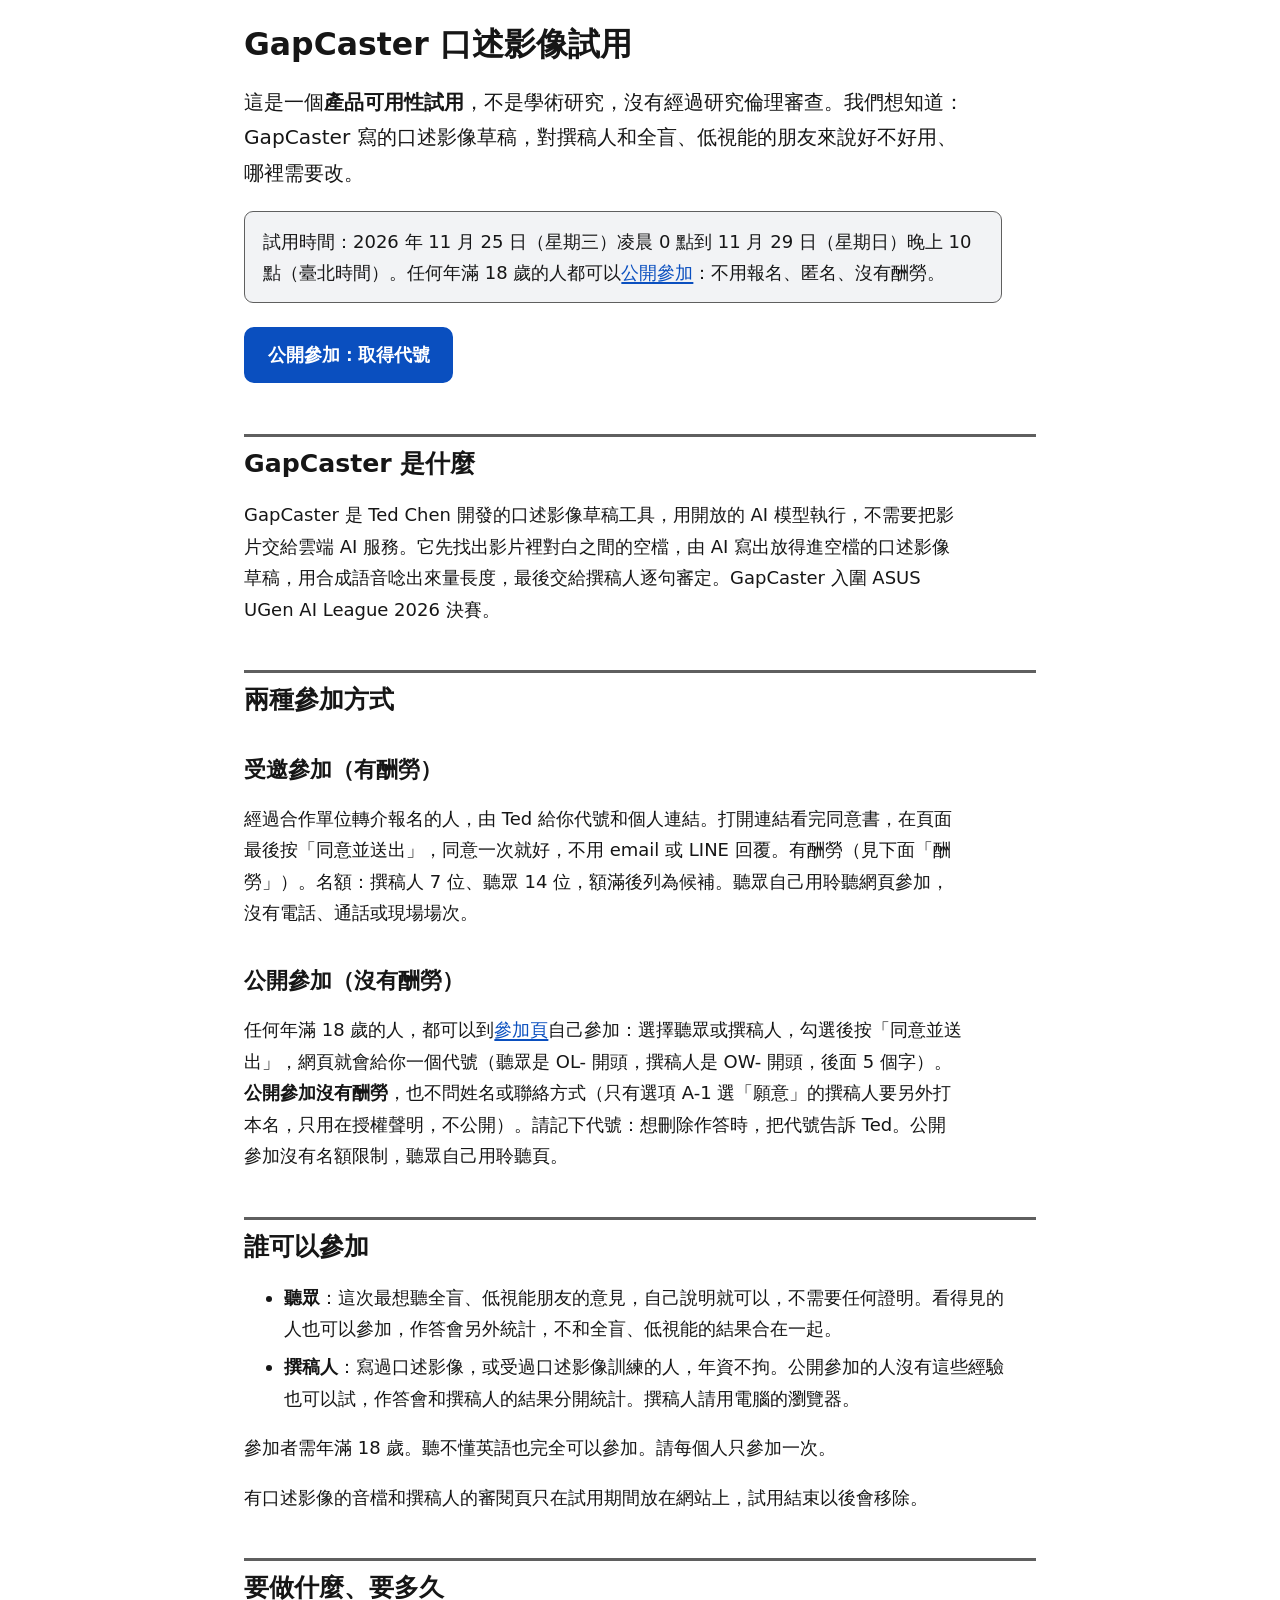
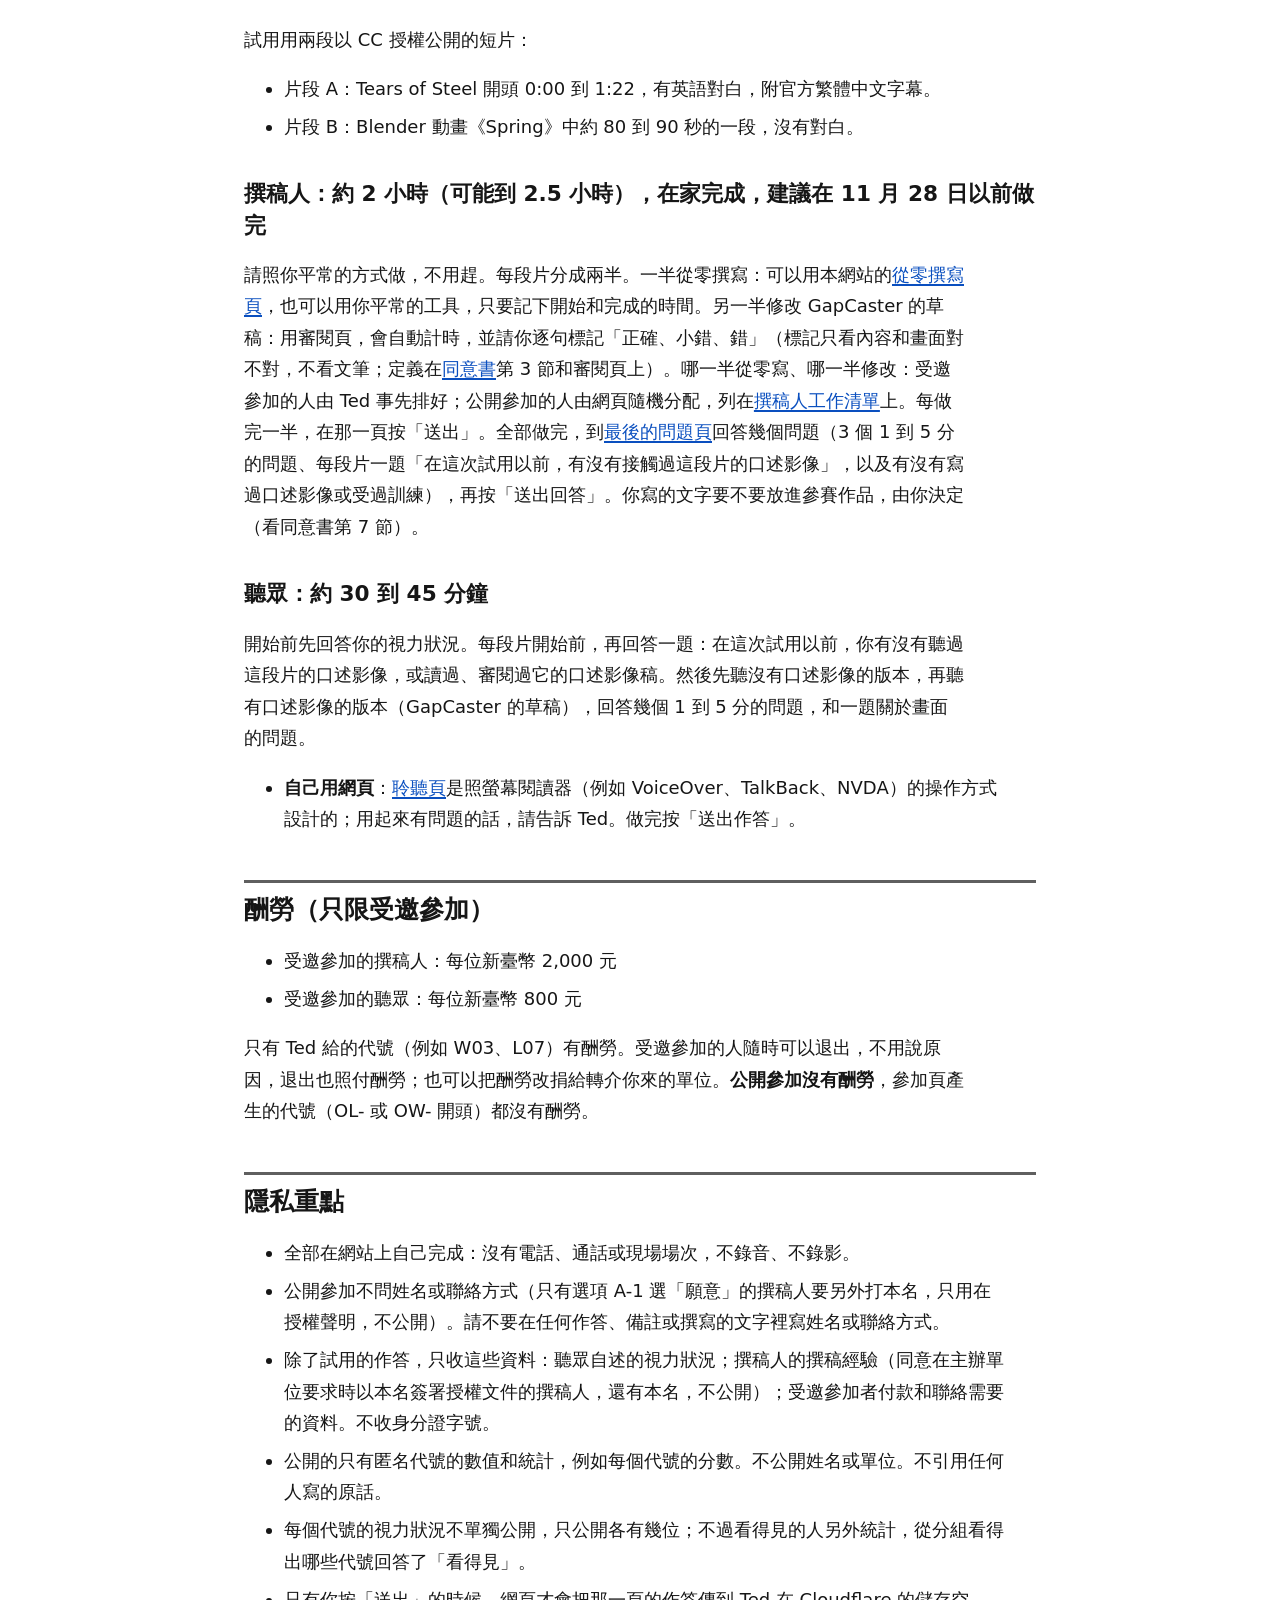
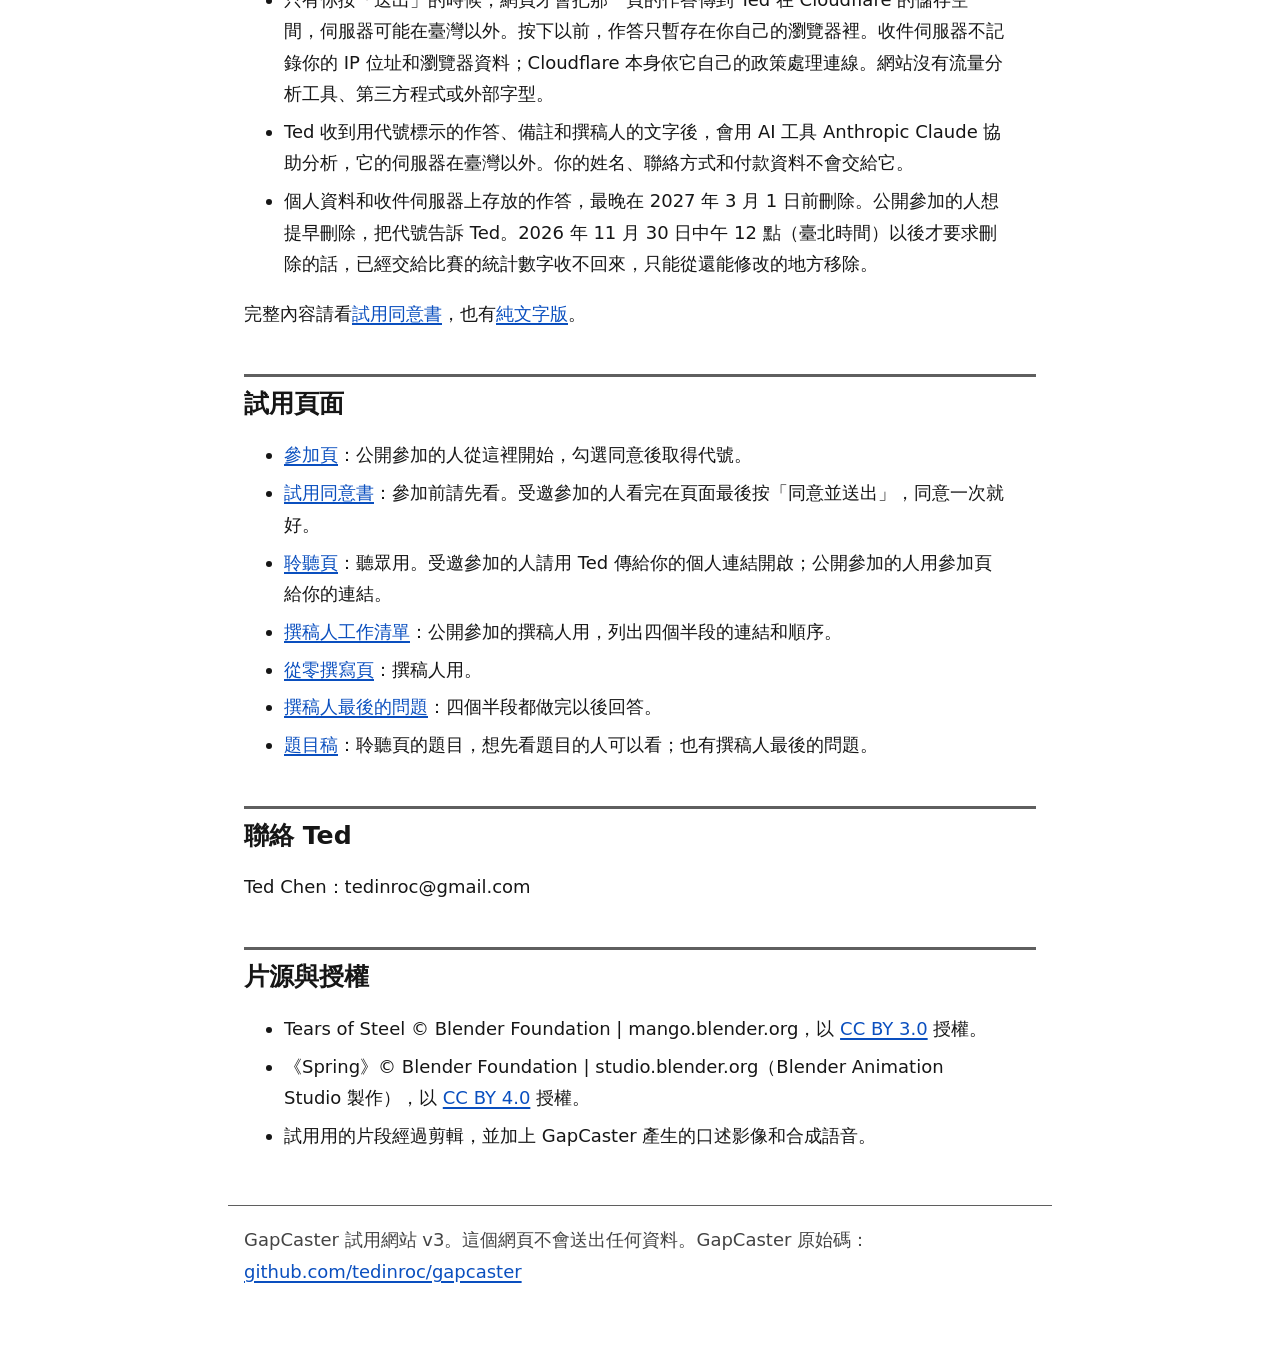
<file: index.html>
<!doctype html>
<html lang="zh-Hant-TW">
<head>
<meta charset="utf-8">
<meta name="viewport" content="width=device-width, initial-scale=1">
<meta http-equiv="Content-Security-Policy" content="default-src 'self'; script-src 'self'; style-src 'self'; media-src 'self'; img-src 'self'; connect-src 'none'; form-action 'none'; base-uri 'none'; object-src 'none'">
<meta name="robots" content="noindex, nofollow">
<meta name="referrer" content="no-referrer">
<meta name="color-scheme" content="light dark">
<title>GapCaster 口述影像試用</title>
<link rel="stylesheet" href="assets/site.css">
</head>
<body>
<a class="skip" href="#main">跳到主要內容</a>
<main id="main">
<h1>GapCaster 口述影像試用</h1>
<p class="lead">這是一個<strong>產品可用性試用</strong>，不是學術研究，沒有經過研究倫理審查。我們想知道：GapCaster 寫的口述影像草稿，對撰稿人和全盲、低視能的朋友來說好不好用、哪裡需要改。</p>
<p class="panel">試用時間：2026 年 11 月 25 日（星期三）凌晨 0 點到 11 月 29 日（星期日）晚上 10 點（臺北時間）。任何年滿 18 歲的人都可以<a href="join.html">公開參加</a>：不用報名、匿名、沒有酬勞。</p>
<p><a class="btn btn-link" href="join.html">公開參加：取得代號</a></p>

<h2>GapCaster 是什麼</h2>
<p>GapCaster 是 Ted Chen 開發的口述影像草稿工具，用開放的 AI 模型執行，不需要把影片交給雲端 AI 服務。它先找出影片裡對白之間的空檔，由 AI 寫出放得進空檔的口述影像草稿，用合成語音唸出來量長度，最後交給撰稿人逐句審定。GapCaster 入圍 ASUS UGen AI League 2026 決賽。</p>

<h2>兩種參加方式</h2>
<h3>受邀參加（有酬勞）</h3>
<p>經過合作單位轉介報名的人，由 Ted 給你代號和個人連結。打開連結看完同意書，在頁面最後按「同意並送出」，同意一次就好，不用 email 或 LINE 回覆。有酬勞（見下面「酬勞」）。名額：撰稿人 7 位、聽眾 14 位，額滿後列為候補。聽眾自己用聆聽網頁參加，沒有電話、通話或現場場次。</p>
<h3>公開參加（沒有酬勞）</h3>
<p>任何年滿 18 歲的人，都可以到<a href="join.html">參加頁</a>自己參加：選擇聽眾或撰稿人，勾選後按「同意並送出」，網頁就會給你一個代號（聽眾是 OL- 開頭，撰稿人是 OW- 開頭，後面 5 個字）。<strong>公開參加沒有酬勞</strong>，也不問姓名或聯絡方式（只有選項 A-1 選「願意」的撰稿人要另外打本名，只用在授權聲明，不公開）。請記下代號：想刪除作答時，把代號告訴 Ted。公開參加沒有名額限制，聽眾自己用聆聽頁。</p>

<h2>誰可以參加</h2>
<ul>
<li><strong>聽眾</strong>：這次最想聽全盲、低視能朋友的意見，自己說明就可以，不需要任何證明。看得見的人也可以參加，作答會另外統計，不和全盲、低視能的結果合在一起。</li>
<li><strong>撰稿人</strong>：寫過口述影像，或受過口述影像訓練的人，年資不拘。公開參加的人沒有這些經驗也可以試，作答會和撰稿人的結果分開統計。撰稿人請用電腦的瀏覽器。</li>
</ul>
<p>參加者需年滿 18 歲。聽不懂英語也完全可以參加。請每個人只參加一次。</p>
<p>有口述影像的音檔和撰稿人的審閱頁只在試用期間放在網站上，試用結束以後會移除。</p>

<h2>要做什麼、要多久</h2>
<p>試用用兩段以 CC 授權公開的短片：</p>
<ul>
<li>片段 A：<span lang="en">Tears of Steel</span> 開頭 0:00 到 1:22，有英語對白，附官方繁體中文字幕。</li>
<li>片段 B：Blender 動畫《Spring》中約 80 到 90 秒的一段，沒有對白。</li>
</ul>

<h3>撰稿人：約 2 小時（可能到 2.5 小時），在家完成，建議在 11 月 28 日以前做完</h3>
<p>請照你平常的方式做，不用趕。每段片分成兩半。一半從零撰寫：可以用本網站的<a href="write.html">從零撰寫頁</a>，也可以用你平常的工具，只要記下開始和完成的時間。另一半修改 GapCaster 的草稿：用審閱頁，會自動計時，並請你逐句標記「正確、小錯、錯」（標記只看內容和畫面對不對，不看文筆；定義在<a href="consent.html">同意書</a>第 3 節和審閱頁上）。哪一半從零寫、哪一半修改：受邀參加的人由 Ted 事先排好；公開參加的人由網頁隨機分配，列在<a href="kit.html">撰稿人工作清單</a>上。每做完一半，在那一頁按「送出」。全部做完，到<a href="final.html">最後的問題頁</a>回答幾個問題（3 個 1 到 5 分的問題、每段片一題「在這次試用以前，有沒有接觸過這段片的口述影像」，以及有沒有寫過口述影像或受過訓練），再按「送出回答」。你寫的文字要不要放進參賽作品，由你決定（看同意書第 7 節）。</p>

<h3>聽眾：約 30 到 45 分鐘</h3>
<p>開始前先回答你的視力狀況。每段片開始前，再回答一題：在這次試用以前，你有沒有聽過這段片的口述影像，或讀過、審閱過它的口述影像稿。然後先聽沒有口述影像的版本，再聽有口述影像的版本（GapCaster 的草稿），回答幾個 1 到 5 分的問題，和一題關於畫面的問題。</p>
<ul>
<li><strong>自己用網頁</strong>：<a href="listen.html">聆聽頁</a>是照螢幕閱讀器（例如 VoiceOver、TalkBack、NVDA）的操作方式設計的；用起來有問題的話，請告訴 Ted。做完按「送出作答」。</li>
</ul>

<h2>酬勞（只限受邀參加）</h2>
<ul>
<li>受邀參加的撰稿人：每位新臺幣 2,000 元</li>
<li>受邀參加的聽眾：每位新臺幣 800 元</li>
</ul>
<p>只有 Ted 給的代號（例如 W03、L07）有酬勞。受邀參加的人隨時可以退出，不用說原因，退出也照付酬勞；也可以把酬勞改捐給轉介你來的單位。<strong>公開參加沒有酬勞</strong>，參加頁產生的代號（OL- 或 OW- 開頭）都沒有酬勞。</p>

<h2>隱私重點</h2>
<ul>
<li>全部在網站上自己完成：沒有電話、通話或現場場次，不錄音、不錄影。</li>
<li>公開參加不問姓名或聯絡方式（只有選項 A-1 選「願意」的撰稿人要另外打本名，只用在授權聲明，不公開）。請不要在任何作答、備註或撰寫的文字裡寫姓名或聯絡方式。</li>
<li>除了試用的作答，只收這些資料：聽眾自述的視力狀況；撰稿人的撰稿經驗（同意在主辦單位要求時以本名簽署授權文件的撰稿人，還有本名，不公開）；受邀參加者付款和聯絡需要的資料。不收身分證字號。</li>
<li>公開的只有匿名代號的數值和統計，例如每個代號的分數。不公開姓名或單位。不引用任何人寫的原話。</li>
<li>每個代號的視力狀況不單獨公開，只公開各有幾位；不過看得見的人另外統計，從分組看得出哪些代號回答了「看得見」。</li>
<li>只有你按「送出」的時候，網頁才會把那一頁的作答傳到 Ted 在 Cloudflare 的儲存空間，伺服器可能在臺灣以外。按下以前，作答只暫存在你自己的瀏覽器裡。收件伺服器不記錄你的 IP 位址和瀏覽器資料；Cloudflare 本身依它自己的政策處理連線。網站沒有流量分析工具、第三方程式或外部字型。</li>
<li>Ted 收到用代號標示的作答、備註和撰稿人的文字後，會用 AI 工具 Anthropic Claude 協助分析，它的伺服器在臺灣以外。你的姓名、聯絡方式和付款資料不會交給它。</li>
<li>個人資料和收件伺服器上存放的作答，最晚在 2027 年 3 月 1 日前刪除。公開參加的人想提早刪除，把代號告訴 Ted。2026 年 11 月 30 日中午 12 點（臺北時間）以後才要求刪除的話，已經交給比賽的統計數字收不回來，只能從還能修改的地方移除。</li>
</ul>
<p>完整內容請看<a href="consent.html">試用同意書</a>，也有<a href="consent.md">純文字版</a>。</p>

<h2>試用頁面</h2>
<ul>
<li><a href="join.html">參加頁</a>：公開參加的人從這裡開始，勾選同意後取得代號。</li>
<li><a href="consent.html">試用同意書</a>：參加前請先看。受邀參加的人看完在頁面最後按「同意並送出」，同意一次就好。</li>
<li><a href="listen.html">聆聽頁</a>：聽眾用。受邀參加的人請用 Ted 傳給你的個人連結開啟；公開參加的人用參加頁給你的連結。</li>
<li><a href="kit.html">撰稿人工作清單</a>：公開參加的撰稿人用，列出四個半段的連結和順序。</li>
<li><a href="write.html">從零撰寫頁</a>：撰稿人用。</li>
<li><a href="final.html">撰稿人最後的問題</a>：四個半段都做完以後回答。</li>
<li><a href="questions.html">題目稿</a>：聆聽頁的題目，想先看題目的人可以看；也有撰稿人最後的問題。</li>
</ul>

<h2>聯絡 Ted</h2>
<p>Ted Chen：tedinroc@gmail.com</p>

<h2>片源與授權</h2>
<ul>
<li><span lang="en">Tears of Steel</span> © Blender Foundation | mango.blender.org，以 <a href="https://creativecommons.org/licenses/by/3.0/">CC BY 3.0</a> 授權。</li>
<li>《Spring》© Blender Foundation | studio.blender.org（Blender Animation Studio 製作），以 <a href="https://creativecommons.org/licenses/by/4.0/">CC BY 4.0</a> 授權。</li>
<li>試用用的片段經過剪輯，並加上 GapCaster 產生的口述影像和合成語音。</li>
</ul>
</main>
<footer class="site-footer">
<p>GapCaster 試用網站 v3。這個網頁不會送出任何資料。GapCaster 原始碼：<a href="https://github.com/tedinroc/gapcaster">github.com/tedinroc/gapcaster</a></p>
</footer>
</body>
</html>
</file>
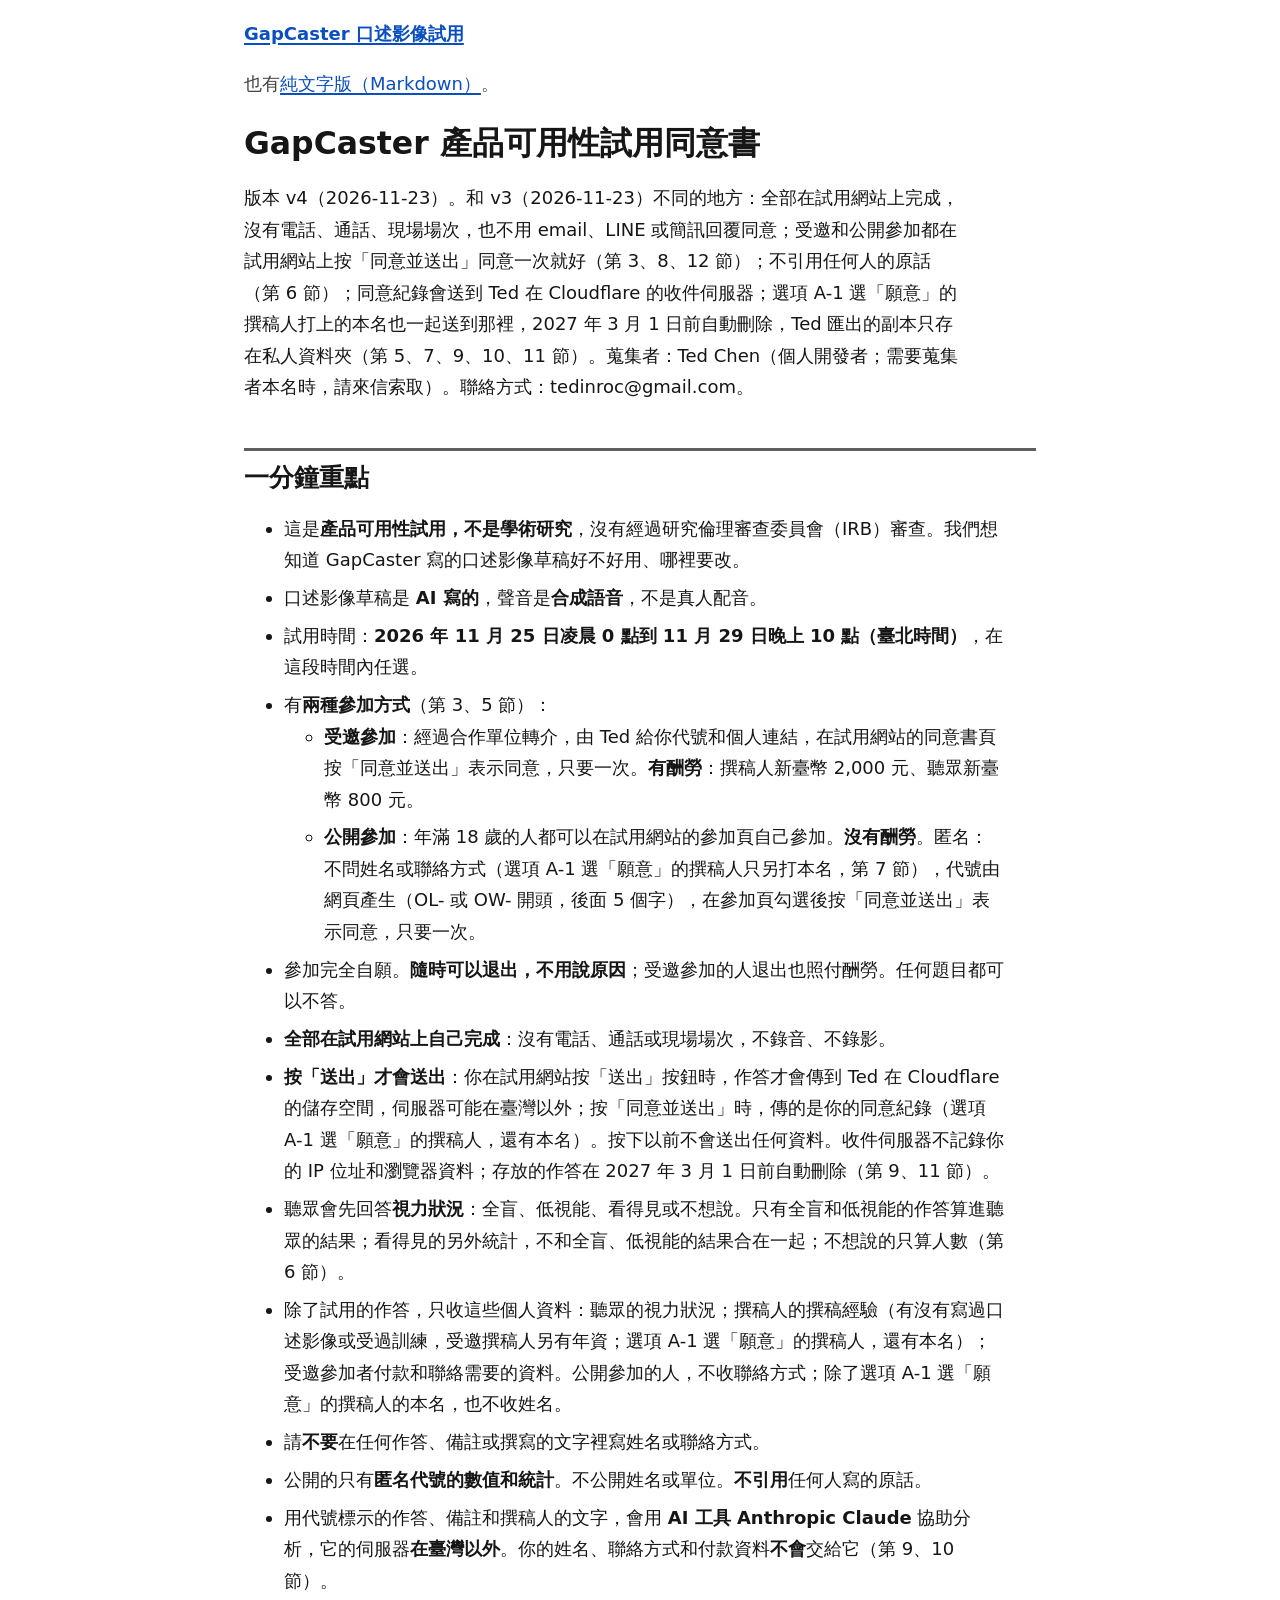
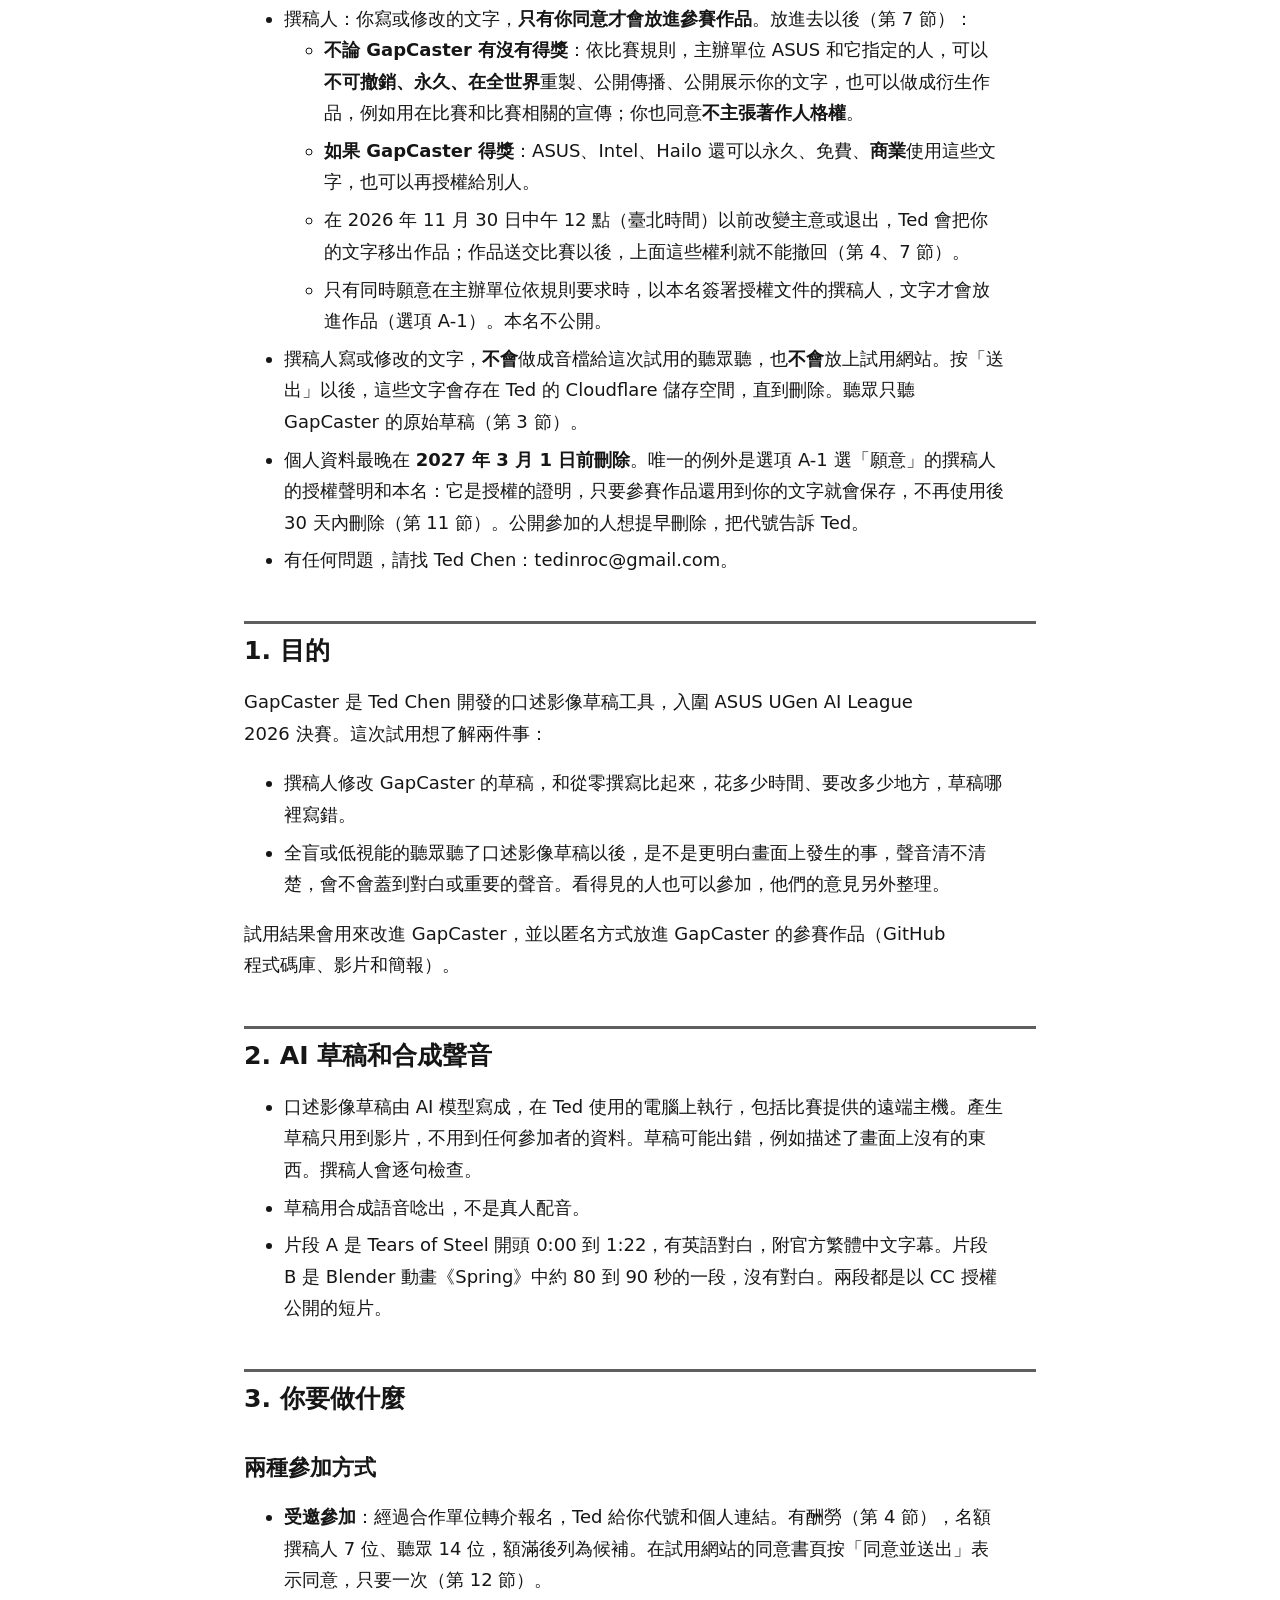
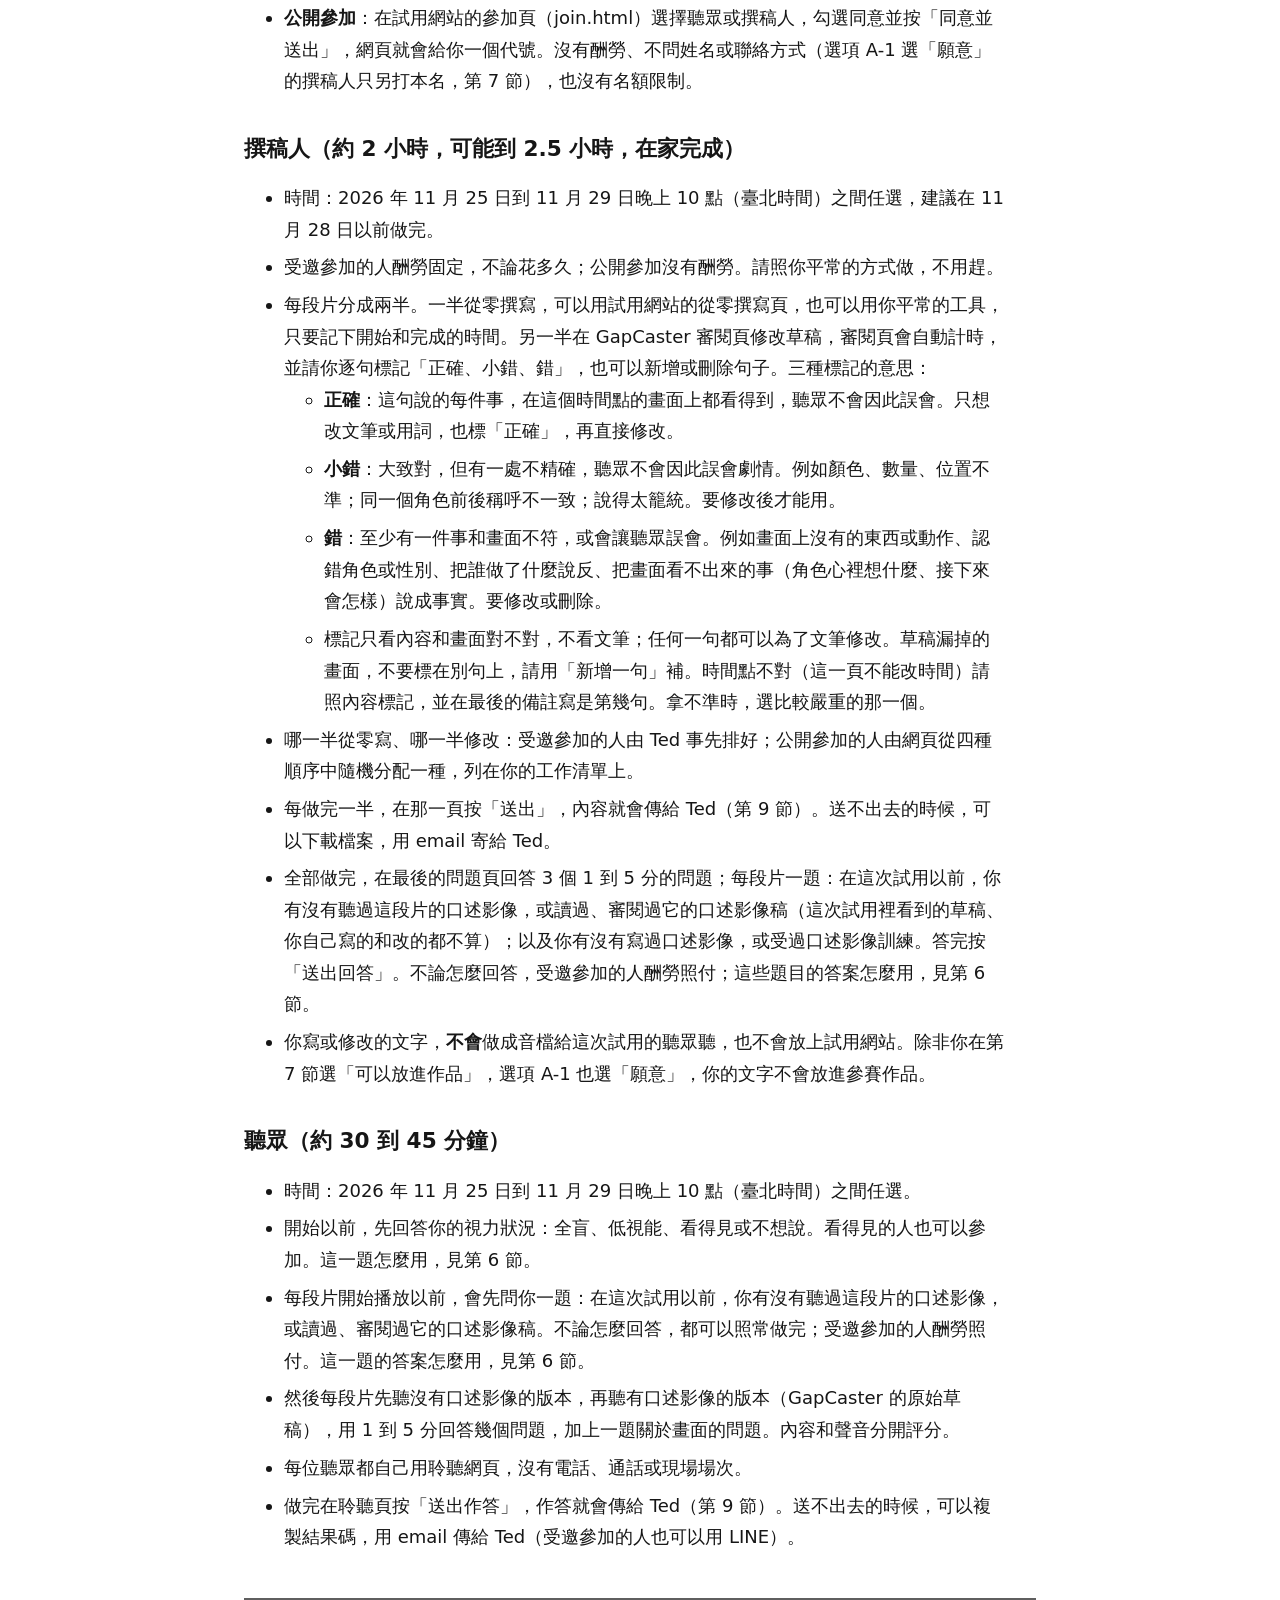
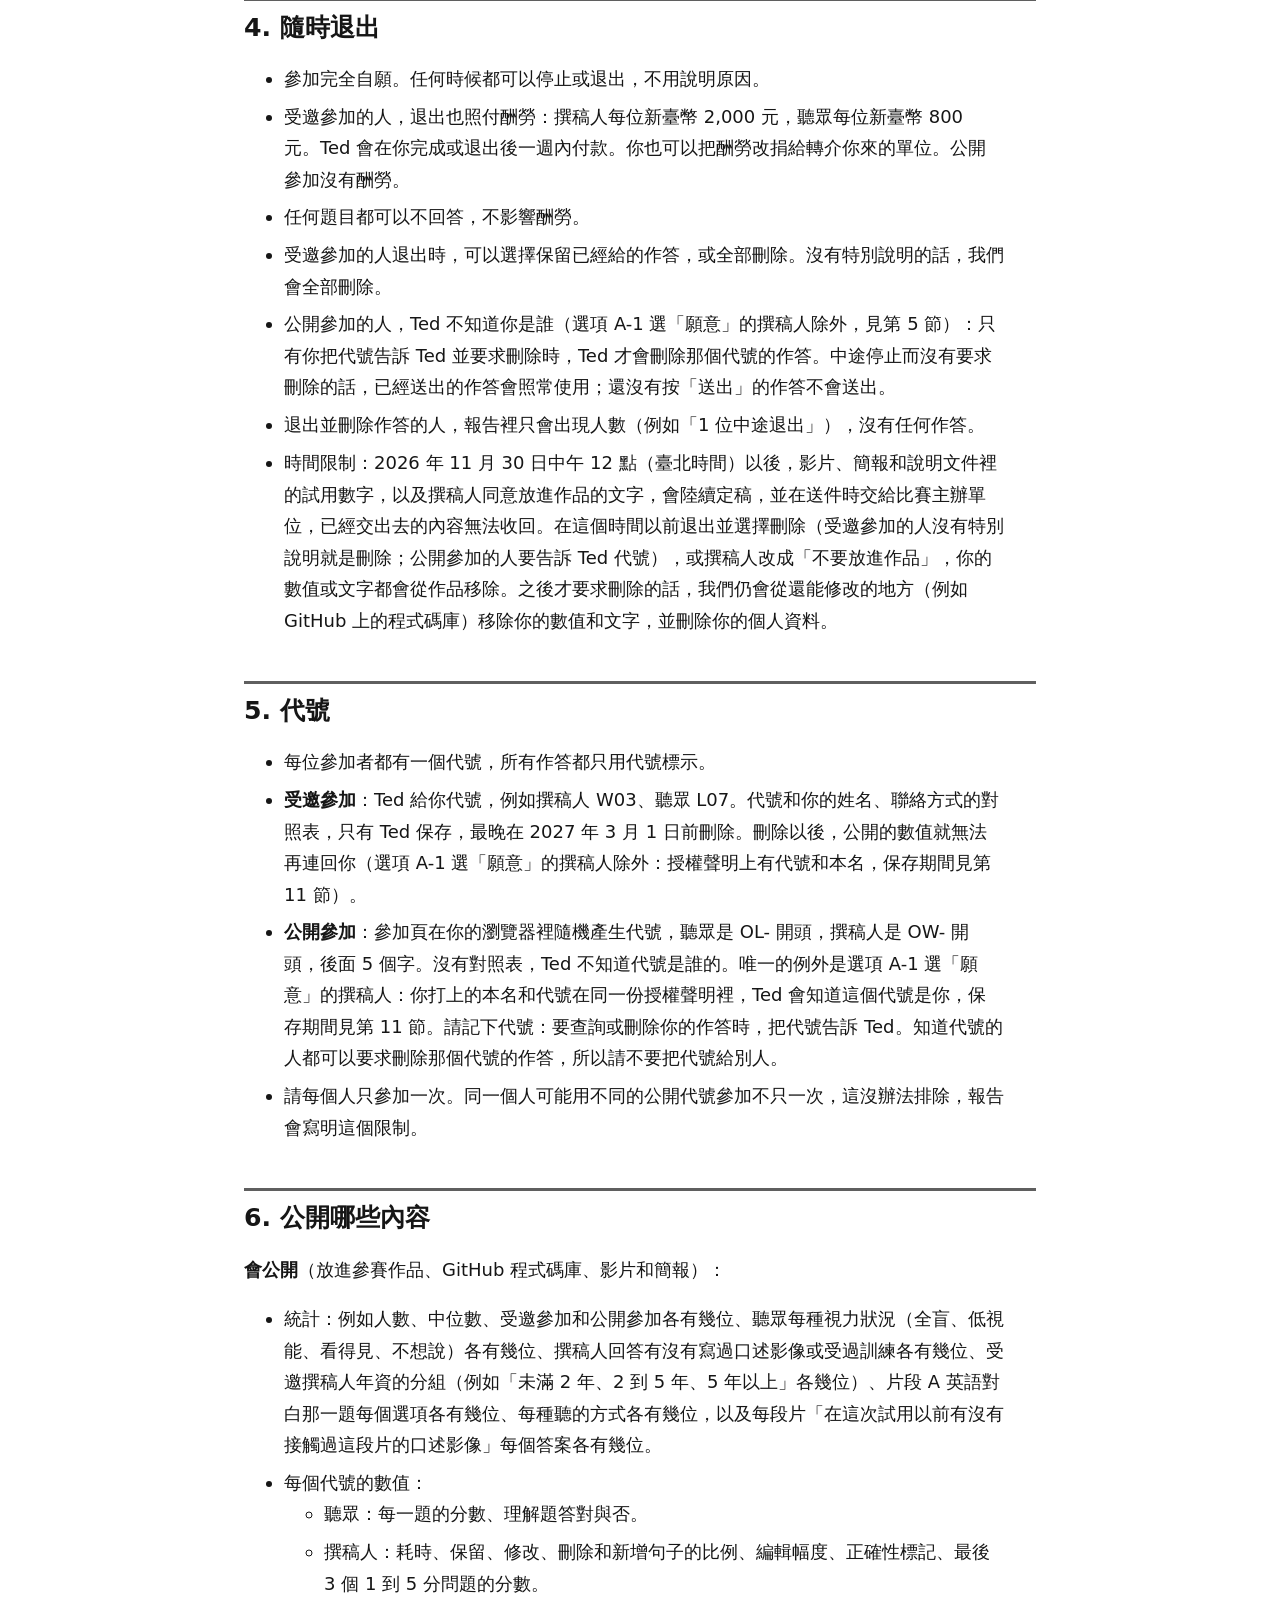
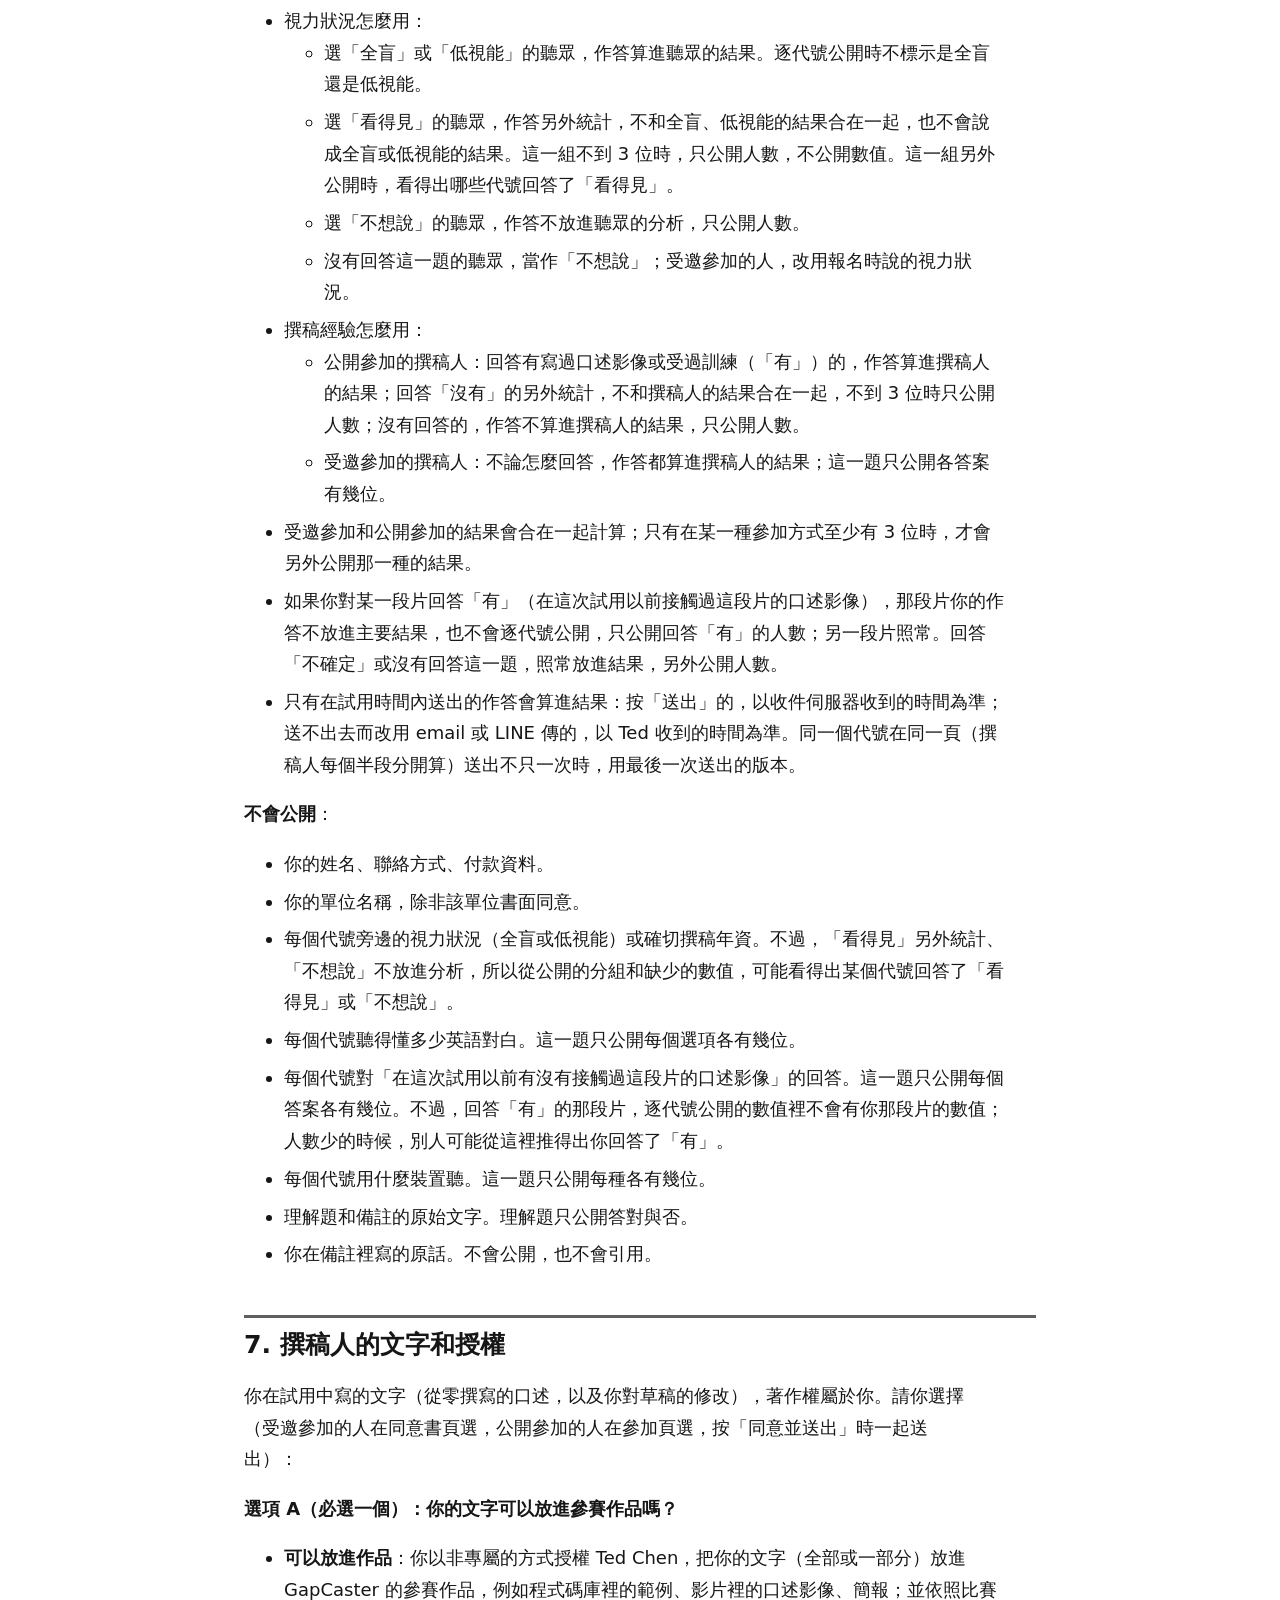
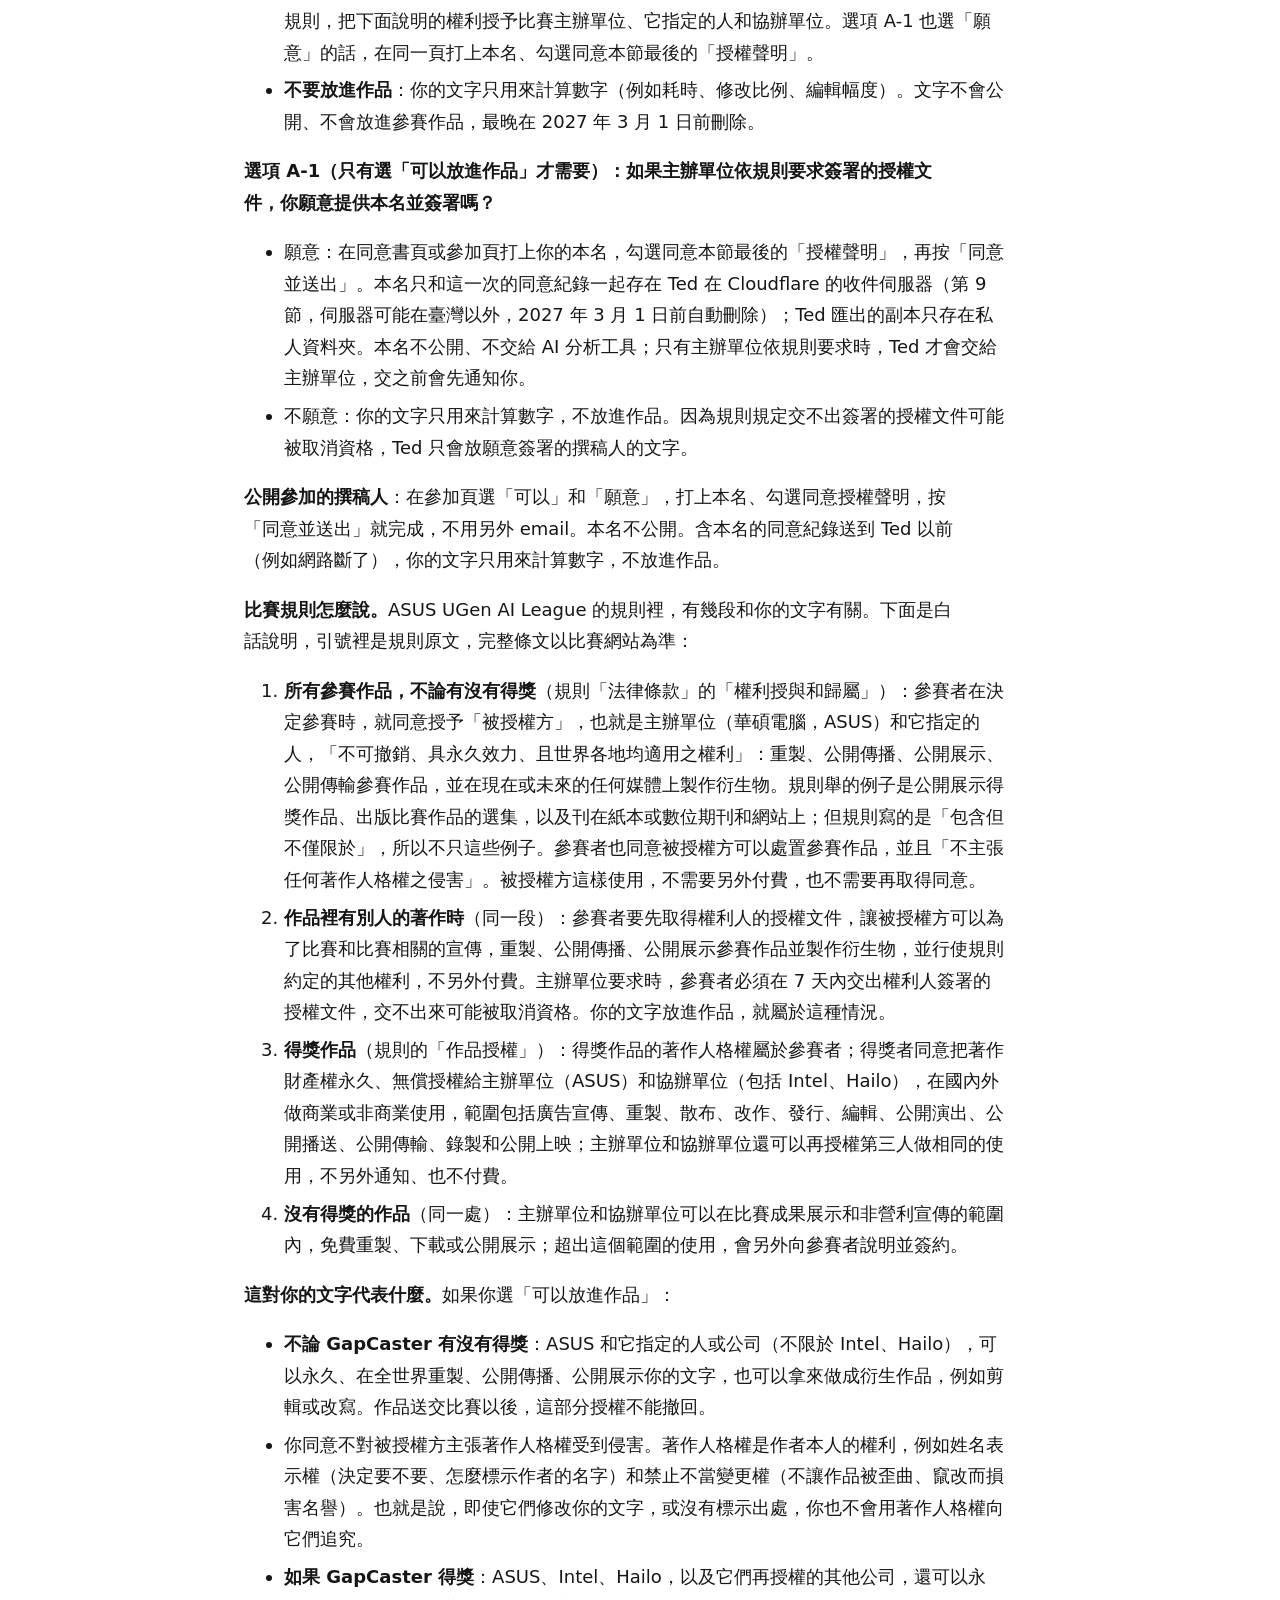
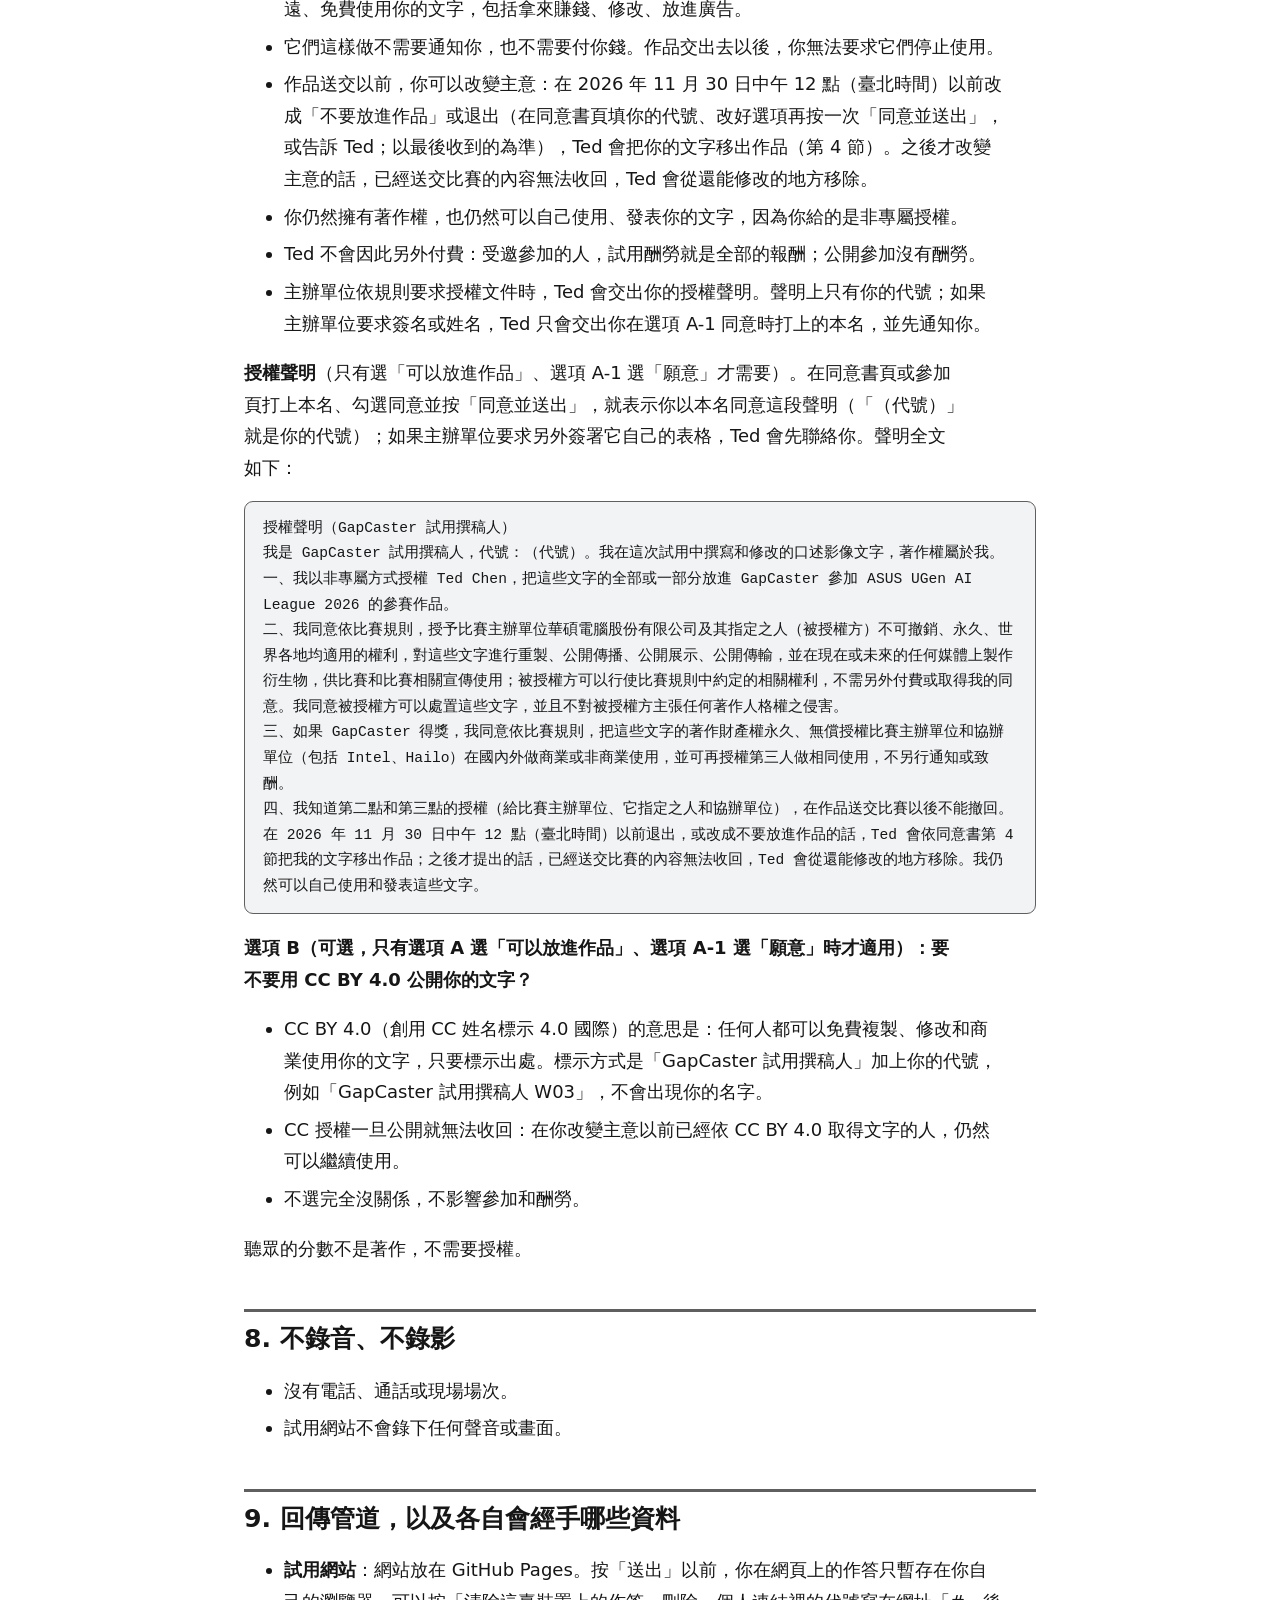
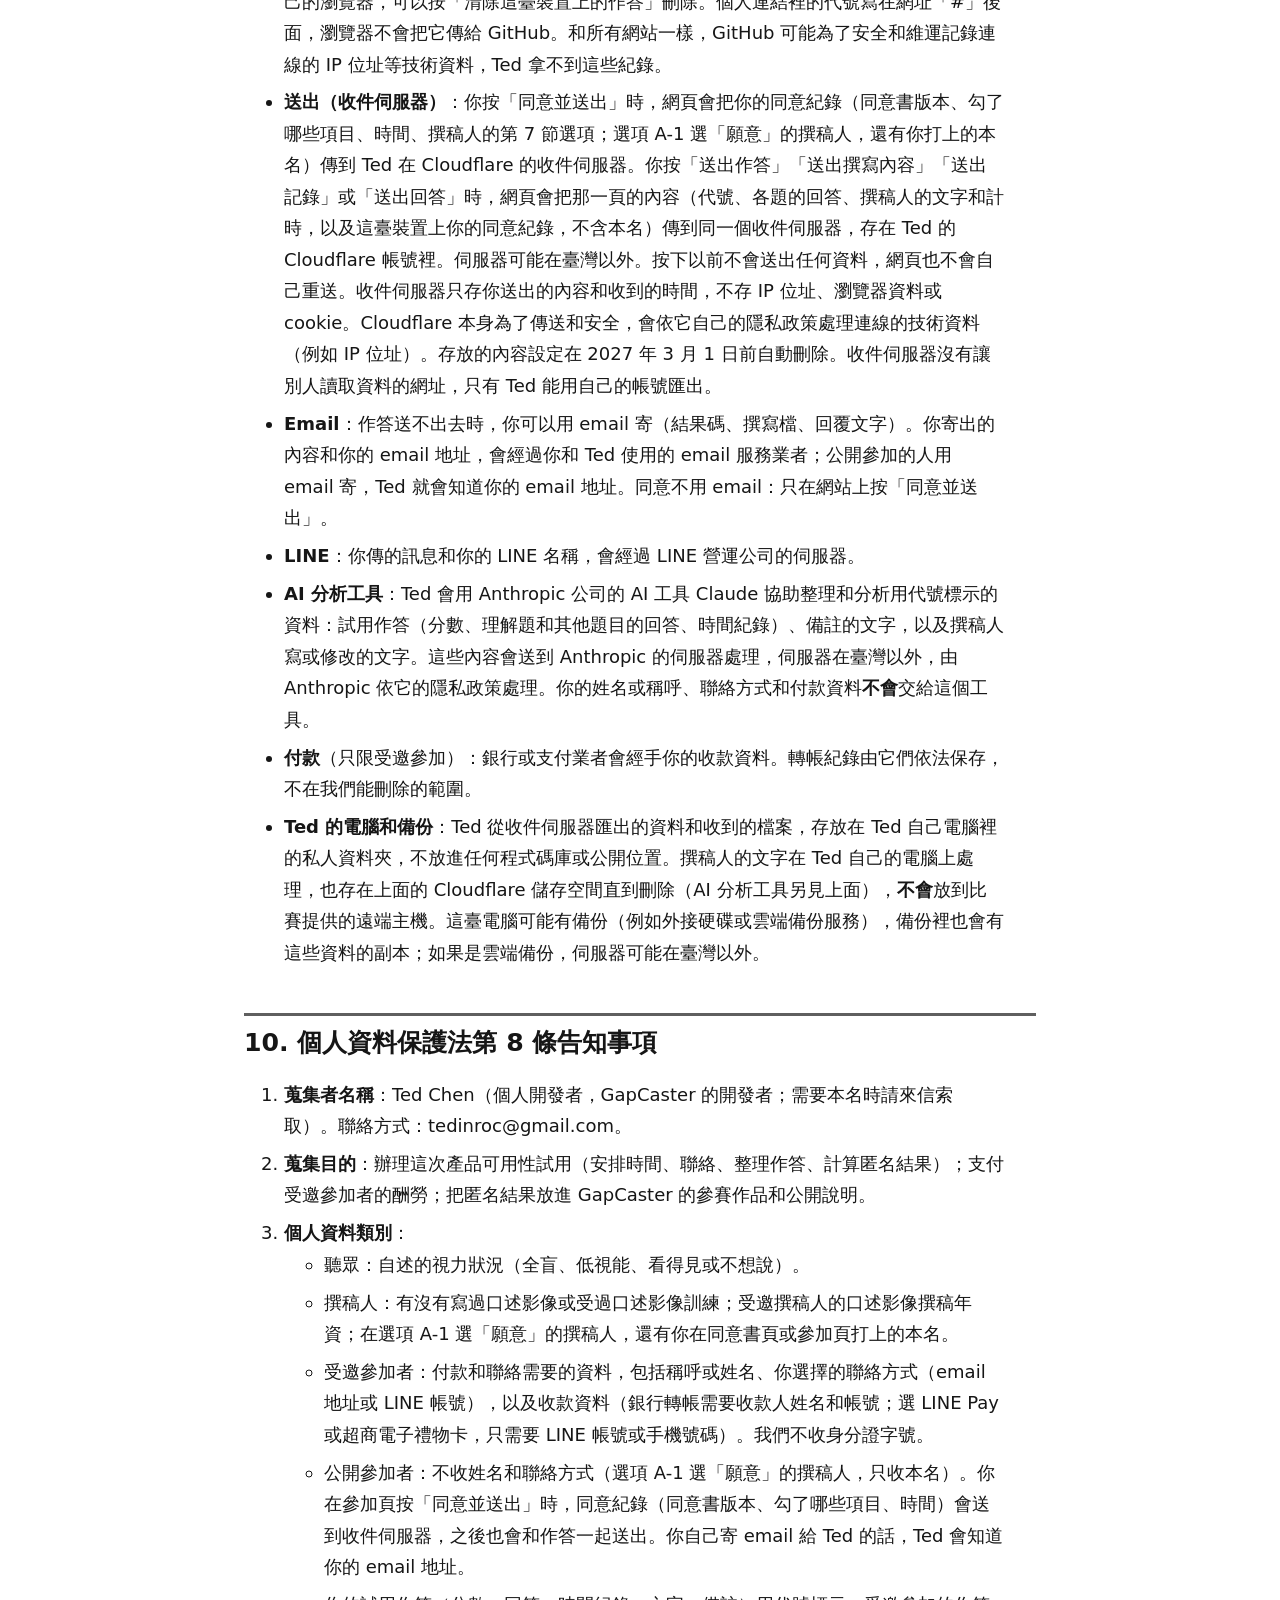
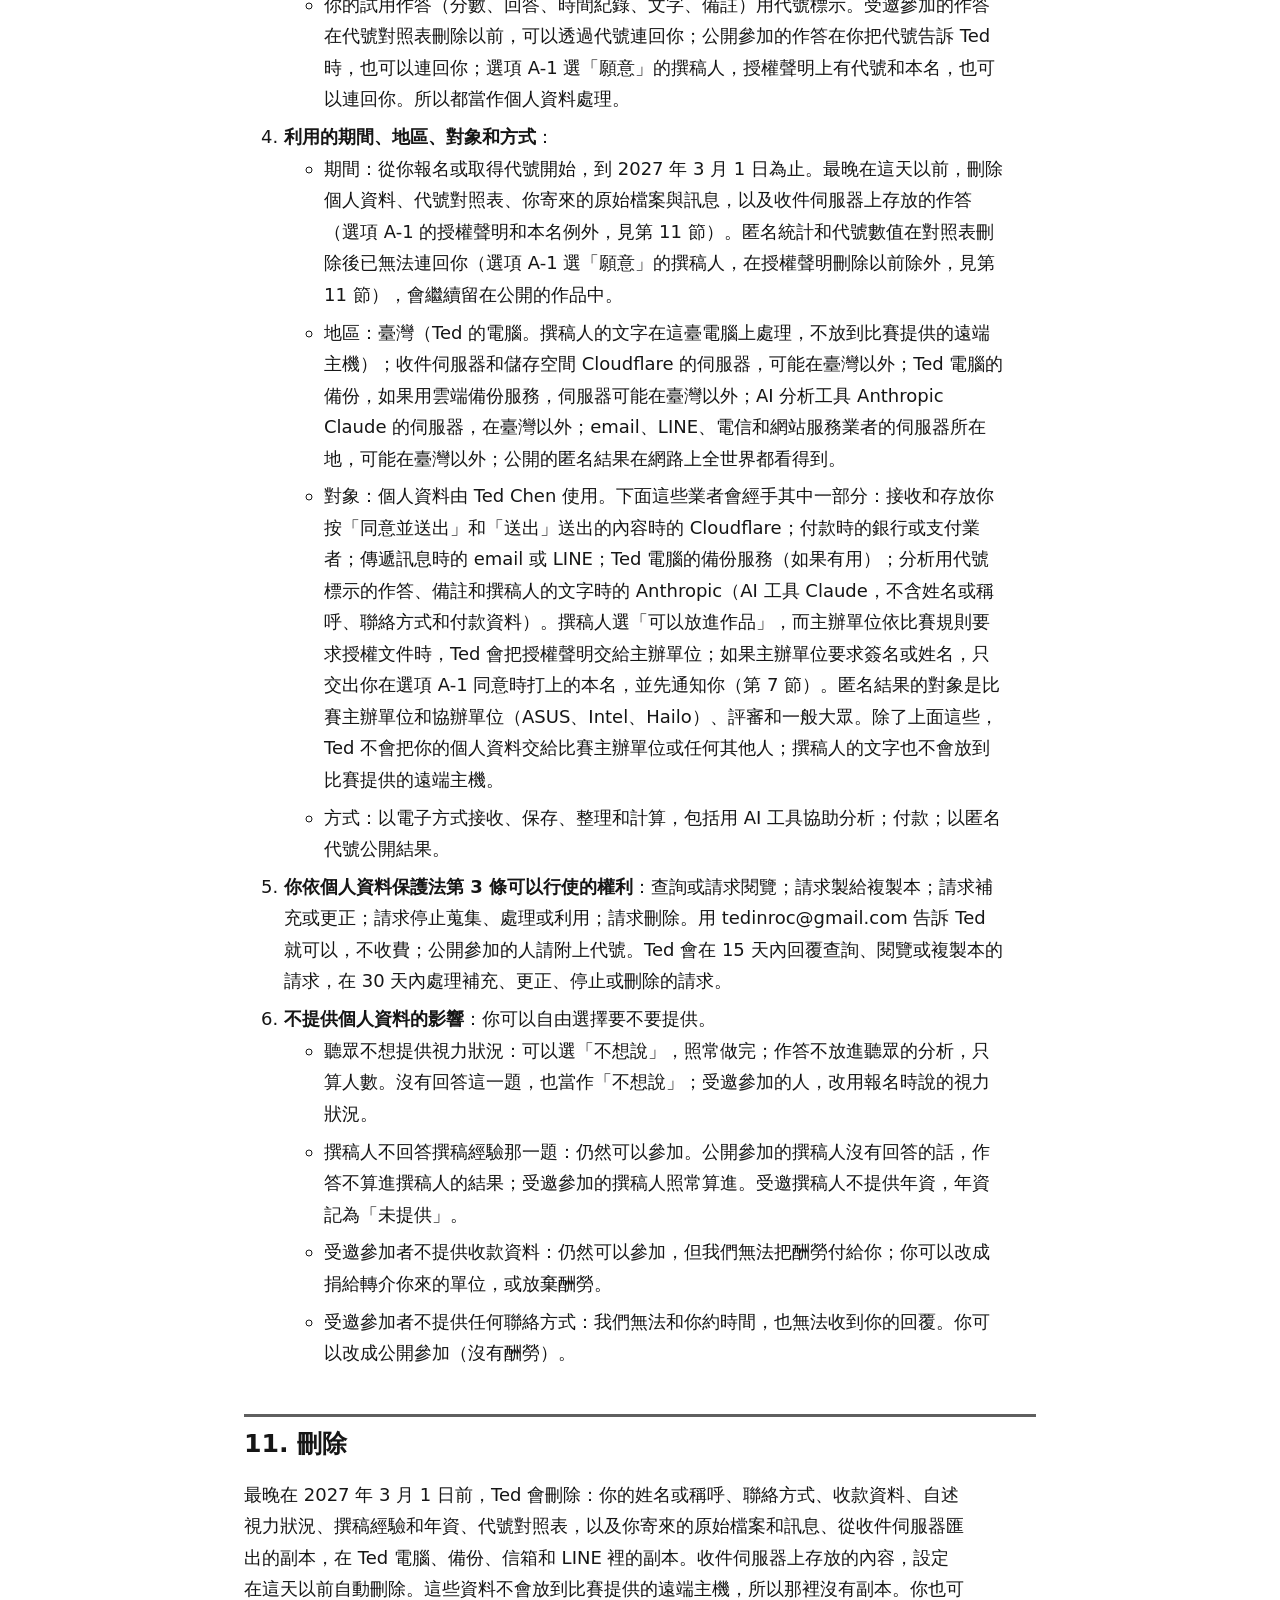
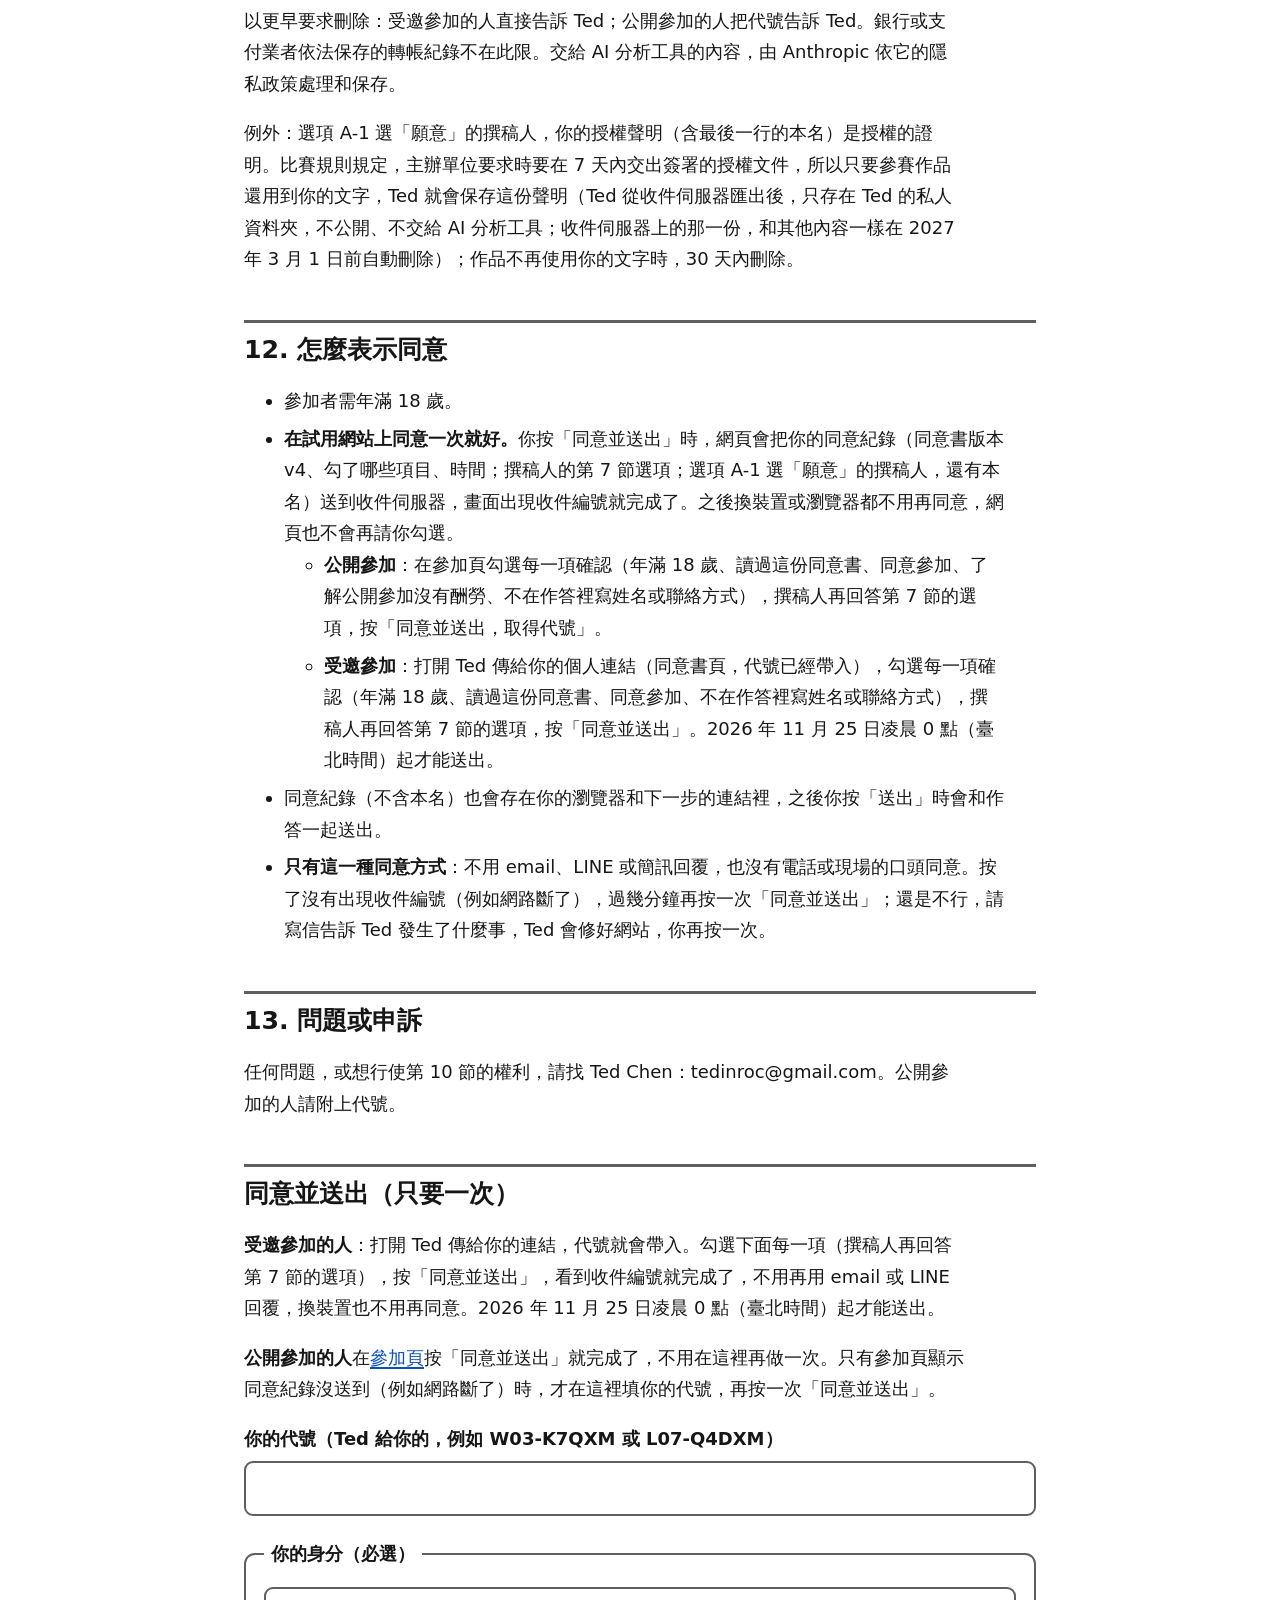
<file: consent.html>
<!doctype html>
<html lang="zh-Hant-TW">
<head>
<meta charset="utf-8">
<meta name="viewport" content="width=device-width, initial-scale=1">
<meta http-equiv="Content-Security-Policy" content="default-src 'self'; script-src 'self'; style-src 'self'; media-src 'self'; img-src 'self'; connect-src https://gapcaster-trial-inbox.pages.dev; form-action 'none'; base-uri 'none'; object-src 'none'">
<meta name="robots" content="noindex, nofollow">
<meta name="referrer" content="no-referrer">
<meta name="color-scheme" content="light dark">
<title>試用同意書｜GapCaster</title>
<link rel="stylesheet" href="assets/site.css">
</head>
<body>
<a class="skip" href="#main">跳到主要內容</a>
<header class="site-header"><nav aria-label="網站"><a href="index.html">GapCaster 口述影像試用</a></nav></header>
<main id="main">

<!-- Generated by tools/build.py. Edit the source there, then rebuild. -->

<p class="muted">也有<a href="consent.md">純文字版（Markdown）</a>。</p>
<h1 id="s1">GapCaster 產品可用性試用同意書</h1>
<p>版本 v4（2026-11-23）。和 v3（2026-11-23）不同的地方：全部在試用網站上完成，沒有電話、通話、現場場次，也不用 email、LINE 或簡訊回覆同意；受邀和公開參加都在試用網站上按「同意並送出」同意一次就好（第 3、8、12 節）；不引用任何人的原話（第 6 節）；同意紀錄會送到 Ted 在 Cloudflare 的收件伺服器；選項 A-1 選「願意」的撰稿人打上的本名也一起送到那裡，2027 年 3 月 1 日前自動刪除，Ted 匯出的副本只存在私人資料夾（第 5、7、9、10、11 節）。蒐集者：Ted Chen（個人開發者；需要蒐集者本名時，請來信索取）。聯絡方式：tedinroc@gmail.com。</p>
<h2 id="s2">一分鐘重點</h2>
<ul><li>這是<strong>產品可用性試用，不是學術研究</strong>，沒有經過研究倫理審查委員會（IRB）審查。我們想知道 GapCaster 寫的口述影像草稿好不好用、哪裡要改。</li><li>口述影像草稿是 <strong>AI 寫的</strong>，聲音是<strong>合成語音</strong>，不是真人配音。</li><li>試用時間：<strong>2026 年 11 月 25 日凌晨 0 點到 11 月 29 日晚上 10 點（臺北時間）</strong>，在這段時間內任選。</li><li>有<strong>兩種參加方式</strong>（第 3、5 節）：<ul><li><strong>受邀參加</strong>：經過合作單位轉介，由 Ted 給你代號和個人連結，在試用網站的同意書頁按「同意並送出」表示同意，只要一次。<strong>有酬勞</strong>：撰稿人新臺幣 2,000 元、聽眾新臺幣 800 元。</li><li><strong>公開參加</strong>：年滿 18 歲的人都可以在試用網站的參加頁自己參加。<strong>沒有酬勞</strong>。匿名：不問姓名或聯絡方式（選項 A-1 選「願意」的撰稿人只另打本名，第 7 節），代號由網頁產生（OL- 或 OW- 開頭，後面 5 個字），在參加頁勾選後按「同意並送出」表示同意，只要一次。</li></ul></li><li>參加完全自願。<strong>隨時可以退出，不用說原因</strong>；受邀參加的人退出也照付酬勞。任何題目都可以不答。</li><li><strong>全部在試用網站上自己完成</strong>：沒有電話、通話或現場場次，不錄音、不錄影。</li><li><strong>按「送出」才會送出</strong>：你在試用網站按「送出」按鈕時，作答才會傳到 Ted 在 Cloudflare 的儲存空間，伺服器可能在臺灣以外；按「同意並送出」時，傳的是你的同意紀錄（選項 A-1 選「願意」的撰稿人，還有本名）。按下以前不會送出任何資料。收件伺服器不記錄你的 IP 位址和瀏覽器資料；存放的作答在 2027 年 3 月 1 日前自動刪除（第 9、11 節）。</li><li>聽眾會先回答<strong>視力狀況</strong>：全盲、低視能、看得見或不想說。只有全盲和低視能的作答算進聽眾的結果；看得見的另外統計，不和全盲、低視能的結果合在一起；不想說的只算人數（第 6 節）。</li><li>除了試用的作答，只收這些個人資料：聽眾的視力狀況；撰稿人的撰稿經驗（有沒有寫過口述影像或受過訓練，受邀撰稿人另有年資；選項 A-1 選「願意」的撰稿人，還有本名）；受邀參加者付款和聯絡需要的資料。公開參加的人，不收聯絡方式；除了選項 A-1 選「願意」的撰稿人的本名，也不收姓名。</li><li>請<strong>不要</strong>在任何作答、備註或撰寫的文字裡寫姓名或聯絡方式。</li><li>公開的只有<strong>匿名代號的數值和統計</strong>。不公開姓名或單位。<strong>不引用</strong>任何人寫的原話。</li><li>用代號標示的作答、備註和撰稿人的文字，會用 <strong>AI 工具 Anthropic Claude</strong> 協助分析，它的伺服器<strong>在臺灣以外</strong>。你的姓名、聯絡方式和付款資料<strong>不會</strong>交給它（第 9、10 節）。</li><li>撰稿人：你寫或修改的文字，<strong>只有你同意才會放進參賽作品</strong>。放進去以後（第 7 節）：<ul><li><strong>不論 GapCaster 有沒有得獎</strong>：依比賽規則，主辦單位 ASUS 和它指定的人，可以<strong>不可撤銷、永久、在全世界</strong>重製、公開傳播、公開展示你的文字，也可以做成衍生作品，例如用在比賽和比賽相關的宣傳；你也同意<strong>不主張著作人格權</strong>。</li><li><strong>如果 GapCaster 得獎</strong>：ASUS、Intel、Hailo 還可以永久、免費、<strong>商業</strong>使用這些文字，也可以再授權給別人。</li><li>在 2026 年 11 月 30 日中午 12 點（臺北時間）以前改變主意或退出，Ted 會把你的文字移出作品；作品送交比賽以後，上面這些權利就不能撤回（第 4、7 節）。</li><li>只有同時願意在主辦單位依規則要求時，以本名簽署授權文件的撰稿人，文字才會放進作品（選項 A-1）。本名不公開。</li></ul></li><li>撰稿人寫或修改的文字，<strong>不會</strong>做成音檔給這次試用的聽眾聽，也<strong>不會</strong>放上試用網站。按「送出」以後，這些文字會存在 Ted 的 Cloudflare 儲存空間，直到刪除。聽眾只聽 GapCaster 的原始草稿（第 3 節）。</li><li>個人資料最晚在 <strong>2027 年 3 月 1 日前刪除</strong>。唯一的例外是選項 A-1 選「願意」的撰稿人的授權聲明和本名：它是授權的證明，只要參賽作品還用到你的文字就會保存，不再使用後 30 天內刪除（第 11 節）。公開參加的人想提早刪除，把代號告訴 Ted。</li><li>有任何問題，請找 Ted Chen：tedinroc@gmail.com。</li></ul>
<h2 id="s3">1. 目的</h2>
<p>GapCaster 是 Ted Chen 開發的口述影像草稿工具，入圍 ASUS UGen AI League 2026 決賽。這次試用想了解兩件事：</p>
<ul><li>撰稿人修改 GapCaster 的草稿，和從零撰寫比起來，花多少時間、要改多少地方，草稿哪裡寫錯。</li><li>全盲或低視能的聽眾聽了口述影像草稿以後，是不是更明白畫面上發生的事，聲音清不清楚，會不會蓋到對白或重要的聲音。看得見的人也可以參加，他們的意見另外整理。</li></ul>
<p>試用結果會用來改進 GapCaster，並以匿名方式放進 GapCaster 的參賽作品（GitHub 程式碼庫、影片和簡報）。</p>
<h2 id="s4">2. AI 草稿和合成聲音</h2>
<ul><li>口述影像草稿由 AI 模型寫成，在 Ted 使用的電腦上執行，包括比賽提供的遠端主機。產生草稿只用到影片，不用到任何參加者的資料。草稿可能出錯，例如描述了畫面上沒有的東西。撰稿人會逐句檢查。</li><li>草稿用合成語音唸出，不是真人配音。</li><li>片段 A 是 Tears of Steel 開頭 0:00 到 1:22，有英語對白，附官方繁體中文字幕。片段 B 是 Blender 動畫《Spring》中約 80 到 90 秒的一段，沒有對白。兩段都是以 CC 授權公開的短片。</li></ul>
<h2 id="s5">3. 你要做什麼</h2>
<h3 id="s6">兩種參加方式</h3>
<ul><li><strong>受邀參加</strong>：經過合作單位轉介報名，Ted 給你代號和個人連結。有酬勞（第 4 節），名額撰稿人 7 位、聽眾 14 位，額滿後列為候補。在試用網站的同意書頁按「同意並送出」表示同意，只要一次（第 12 節）。</li><li><strong>公開參加</strong>：在試用網站的參加頁（join.html）選擇聽眾或撰稿人，勾選同意並按「同意並送出」，網頁就會給你一個代號。沒有酬勞、不問姓名或聯絡方式（選項 A-1 選「願意」的撰稿人只另打本名，第 7 節），也沒有名額限制。</li></ul>
<h3 id="s7">撰稿人（約 2 小時，可能到 2.5 小時，在家完成）</h3>
<ul><li>時間：2026 年 11 月 25 日到 11 月 29 日晚上 10 點（臺北時間）之間任選，建議在 11 月 28 日以前做完。</li><li>受邀參加的人酬勞固定，不論花多久；公開參加沒有酬勞。請照你平常的方式做，不用趕。</li><li>每段片分成兩半。一半從零撰寫，可以用試用網站的從零撰寫頁，也可以用你平常的工具，只要記下開始和完成的時間。另一半在 GapCaster 審閱頁修改草稿，審閱頁會自動計時，並請你逐句標記「正確、小錯、錯」，也可以新增或刪除句子。三種標記的意思：<ul><li><strong>正確</strong>：這句說的每件事，在這個時間點的畫面上都看得到，聽眾不會因此誤會。只想改文筆或用詞，也標「正確」，再直接修改。</li><li><strong>小錯</strong>：大致對，但有一處不精確，聽眾不會因此誤會劇情。例如顏色、數量、位置不準；同一個角色前後稱呼不一致；說得太籠統。要修改後才能用。</li><li><strong>錯</strong>：至少有一件事和畫面不符，或會讓聽眾誤會。例如畫面上沒有的東西或動作、認錯角色或性別、把誰做了什麼說反、把畫面看不出來的事（角色心裡想什麼、接下來會怎樣）說成事實。要修改或刪除。</li><li>標記只看內容和畫面對不對，不看文筆；任何一句都可以為了文筆修改。草稿漏掉的畫面，不要標在別句上，請用「新增一句」補。時間點不對（這一頁不能改時間）請照內容標記，並在最後的備註寫是第幾句。拿不準時，選比較嚴重的那一個。</li></ul></li><li>哪一半從零寫、哪一半修改：受邀參加的人由 Ted 事先排好；公開參加的人由網頁從四種順序中隨機分配一種，列在你的工作清單上。</li><li>每做完一半，在那一頁按「送出」，內容就會傳給 Ted（第 9 節）。送不出去的時候，可以下載檔案，用 email 寄給 Ted。</li><li>全部做完，在最後的問題頁回答 3 個 1 到 5 分的問題；每段片一題：在這次試用以前，你有沒有聽過這段片的口述影像，或讀過、審閱過它的口述影像稿（這次試用裡看到的草稿、你自己寫的和改的都不算）；以及你有沒有寫過口述影像，或受過口述影像訓練。答完按「送出回答」。不論怎麼回答，受邀參加的人酬勞照付；這些題目的答案怎麼用，見第 6 節。</li><li>你寫或修改的文字，<strong>不會</strong>做成音檔給這次試用的聽眾聽，也不會放上試用網站。除非你在第 7 節選「可以放進作品」，選項 A-1 也選「願意」，你的文字不會放進參賽作品。</li></ul>
<h3 id="s8">聽眾（約 30 到 45 分鐘）</h3>
<ul><li>時間：2026 年 11 月 25 日到 11 月 29 日晚上 10 點（臺北時間）之間任選。</li><li>開始以前，先回答你的視力狀況：全盲、低視能、看得見或不想說。看得見的人也可以參加。這一題怎麼用，見第 6 節。</li><li>每段片開始播放以前，會先問你一題：在這次試用以前，你有沒有聽過這段片的口述影像，或讀過、審閱過它的口述影像稿。不論怎麼回答，都可以照常做完；受邀參加的人酬勞照付。這一題的答案怎麼用，見第 6 節。</li><li>然後每段片先聽沒有口述影像的版本，再聽有口述影像的版本（GapCaster 的原始草稿），用 1 到 5 分回答幾個問題，加上一題關於畫面的問題。內容和聲音分開評分。</li><li>每位聽眾都自己用聆聽網頁，沒有電話、通話或現場場次。</li><li>做完在聆聽頁按「送出作答」，作答就會傳給 Ted（第 9 節）。送不出去的時候，可以複製結果碼，用 email 傳給 Ted（受邀參加的人也可以用 LINE）。</li></ul>
<h2 id="s9">4. 隨時退出</h2>
<ul><li>參加完全自願。任何時候都可以停止或退出，不用說明原因。</li><li>受邀參加的人，退出也照付酬勞：撰稿人每位新臺幣 2,000 元，聽眾每位新臺幣 800 元。Ted 會在你完成或退出後一週內付款。你也可以把酬勞改捐給轉介你來的單位。公開參加沒有酬勞。</li><li>任何題目都可以不回答，不影響酬勞。</li><li>受邀參加的人退出時，可以選擇保留已經給的作答，或全部刪除。沒有特別說明的話，我們會全部刪除。</li><li>公開參加的人，Ted 不知道你是誰（選項 A-1 選「願意」的撰稿人除外，見第 5 節）：只有你把代號告訴 Ted 並要求刪除時，Ted 才會刪除那個代號的作答。中途停止而沒有要求刪除的話，已經送出的作答會照常使用；還沒有按「送出」的作答不會送出。</li><li>退出並刪除作答的人，報告裡只會出現人數（例如「1 位中途退出」），沒有任何作答。</li><li>時間限制：2026 年 11 月 30 日中午 12 點（臺北時間）以後，影片、簡報和說明文件裡的試用數字，以及撰稿人同意放進作品的文字，會陸續定稿，並在送件時交給比賽主辦單位，已經交出去的內容無法收回。在這個時間以前退出並選擇刪除（受邀參加的人沒有特別說明就是刪除；公開參加的人要告訴 Ted 代號），或撰稿人改成「不要放進作品」，你的數值或文字都會從作品移除。之後才要求刪除的話，我們仍會從還能修改的地方（例如 GitHub 上的程式碼庫）移除你的數值和文字，並刪除你的個人資料。</li></ul>
<h2 id="s10">5. 代號</h2>
<ul><li>每位參加者都有一個代號，所有作答都只用代號標示。</li><li><strong>受邀參加</strong>：Ted 給你代號，例如撰稿人 W03、聽眾 L07。代號和你的姓名、聯絡方式的對照表，只有 Ted 保存，最晚在 2027 年 3 月 1 日前刪除。刪除以後，公開的數值就無法再連回你（選項 A-1 選「願意」的撰稿人除外：授權聲明上有代號和本名，保存期間見第 11 節）。</li><li><strong>公開參加</strong>：參加頁在你的瀏覽器裡隨機產生代號，聽眾是 OL- 開頭，撰稿人是 OW- 開頭，後面 5 個字。沒有對照表，Ted 不知道代號是誰的。唯一的例外是選項 A-1 選「願意」的撰稿人：你打上的本名和代號在同一份授權聲明裡，Ted 會知道這個代號是你，保存期間見第 11 節。請記下代號：要查詢或刪除你的作答時，把代號告訴 Ted。知道代號的人都可以要求刪除那個代號的作答，所以請不要把代號給別人。</li><li>請每個人只參加一次。同一個人可能用不同的公開代號參加不只一次，這沒辦法排除，報告會寫明這個限制。</li></ul>
<h2 id="s11">6. 公開哪些內容</h2>
<p><strong>會公開</strong>（放進參賽作品、GitHub 程式碼庫、影片和簡報）：</p>
<ul><li>統計：例如人數、中位數、受邀參加和公開參加各有幾位、聽眾每種視力狀況（全盲、低視能、看得見、不想說）各有幾位、撰稿人回答有沒有寫過口述影像或受過訓練各有幾位、受邀撰稿人年資的分組（例如「未滿 2 年、2 到 5 年、5 年以上」各幾位）、片段 A 英語對白那一題每個選項各有幾位、每種聽的方式各有幾位，以及每段片「在這次試用以前有沒有接觸過這段片的口述影像」每個答案各有幾位。</li><li>每個代號的數值：<ul><li>聽眾：每一題的分數、理解題答對與否。</li><li>撰稿人：耗時、保留、修改、刪除和新增句子的比例、編輯幅度、正確性標記、最後 3 個 1 到 5 分問題的分數。</li></ul></li><li>視力狀況怎麼用：<ul><li>選「全盲」或「低視能」的聽眾，作答算進聽眾的結果。逐代號公開時不標示是全盲還是低視能。</li><li>選「看得見」的聽眾，作答另外統計，不和全盲、低視能的結果合在一起，也不會說成全盲或低視能的結果。這一組不到 3 位時，只公開人數，不公開數值。這一組另外公開時，看得出哪些代號回答了「看得見」。</li><li>選「不想說」的聽眾，作答不放進聽眾的分析，只公開人數。</li><li>沒有回答這一題的聽眾，當作「不想說」；受邀參加的人，改用報名時說的視力狀況。</li></ul></li><li>撰稿經驗怎麼用：<ul><li>公開參加的撰稿人：回答有寫過口述影像或受過訓練（「有」）的，作答算進撰稿人的結果；回答「沒有」的另外統計，不和撰稿人的結果合在一起，不到 3 位時只公開人數；沒有回答的，作答不算進撰稿人的結果，只公開人數。</li><li>受邀參加的撰稿人：不論怎麼回答，作答都算進撰稿人的結果；這一題只公開各答案有幾位。</li></ul></li><li>受邀參加和公開參加的結果會合在一起計算；只有在某一種參加方式至少有 3 位時，才會另外公開那一種的結果。</li><li>如果你對某一段片回答「有」（在這次試用以前接觸過這段片的口述影像），那段片你的作答不放進主要結果，也不會逐代號公開，只公開回答「有」的人數；另一段片照常。回答「不確定」或沒有回答這一題，照常放進結果，另外公開人數。</li><li>只有在試用時間內送出的作答會算進結果：按「送出」的，以收件伺服器收到的時間為準；送不出去而改用 email 或 LINE 傳的，以 Ted 收到的時間為準。同一個代號在同一頁（撰稿人每個半段分開算）送出不只一次時，用最後一次送出的版本。</li></ul>
<p><strong>不會公開</strong>：</p>
<ul><li>你的姓名、聯絡方式、付款資料。</li><li>你的單位名稱，除非該單位書面同意。</li><li>每個代號旁邊的視力狀況（全盲或低視能）或確切撰稿年資。不過，「看得見」另外統計、「不想說」不放進分析，所以從公開的分組和缺少的數值，可能看得出某個代號回答了「看得見」或「不想說」。</li><li>每個代號聽得懂多少英語對白。這一題只公開每個選項各有幾位。</li><li>每個代號對「在這次試用以前有沒有接觸過這段片的口述影像」的回答。這一題只公開每個答案各有幾位。不過，回答「有」的那段片，逐代號公開的數值裡不會有你那段片的數值；人數少的時候，別人可能從這裡推得出你回答了「有」。</li><li>每個代號用什麼裝置聽。這一題只公開每種各有幾位。</li><li>理解題和備註的原始文字。理解題只公開答對與否。</li><li>你在備註裡寫的原話。不會公開，也不會引用。</li></ul>
<h2 id="s12">7. 撰稿人的文字和授權</h2>
<p>你在試用中寫的文字（從零撰寫的口述，以及你對草稿的修改），著作權屬於你。請你選擇（受邀參加的人在同意書頁選，公開參加的人在參加頁選，按「同意並送出」時一起送出）：</p>
<p><strong>選項 A（必選一個）：你的文字可以放進參賽作品嗎？</strong></p>
<ul><li><strong>可以放進作品</strong>：你以非專屬的方式授權 Ted Chen，把你的文字（全部或一部分）放進 GapCaster 的參賽作品，例如程式碼庫裡的範例、影片裡的口述影像、簡報；並依照比賽規則，把下面說明的權利授予比賽主辦單位、它指定的人和協辦單位。選項 A-1 也選「願意」的話，在同一頁打上本名、勾選同意本節最後的「授權聲明」。</li><li><strong>不要放進作品</strong>：你的文字只用來計算數字（例如耗時、修改比例、編輯幅度）。文字不會公開、不會放進參賽作品，最晚在 2027 年 3 月 1 日前刪除。</li></ul>
<p><strong>選項 A-1（只有選「可以放進作品」才需要）：如果主辦單位依規則要求簽署的授權文件，你願意提供本名並簽署嗎？</strong></p>
<ul><li>願意：在同意書頁或參加頁打上你的本名，勾選同意本節最後的「授權聲明」，再按「同意並送出」。本名只和這一次的同意紀錄一起存在 Ted 在 Cloudflare 的收件伺服器（第 9 節，伺服器可能在臺灣以外，2027 年 3 月 1 日前自動刪除）；Ted 匯出的副本只存在私人資料夾。本名不公開、不交給 AI 分析工具；只有主辦單位依規則要求時，Ted 才會交給主辦單位，交之前會先通知你。</li><li>不願意：你的文字只用來計算數字，不放進作品。因為規則規定交不出簽署的授權文件可能被取消資格，Ted 只會放願意簽署的撰稿人的文字。</li></ul>
<p><strong>公開參加的撰稿人</strong>：在參加頁選「可以」和「願意」，打上本名、勾選同意授權聲明，按「同意並送出」就完成，不用另外 email。本名不公開。含本名的同意紀錄送到 Ted 以前（例如網路斷了），你的文字只用來計算數字，不放進作品。</p>
<p><strong>比賽規則怎麼說。</strong>ASUS UGen AI League 的規則裡，有幾段和你的文字有關。下面是白話說明，引號裡是規則原文，完整條文以比賽網站為準：</p>
<ol><li><strong>所有參賽作品，不論有沒有得獎</strong>（規則「法律條款」的「權利授與和歸屬」）：參賽者在決定參賽時，就同意授予「被授權方」，也就是主辦單位（華碩電腦，ASUS）和它指定的人，「不可撤銷、具永久效力、且世界各地均適用之權利」：重製、公開傳播、公開展示、公開傳輸參賽作品，並在現在或未來的任何媒體上製作衍生物。規則舉的例子是公開展示得獎作品、出版比賽作品的選集，以及刊在紙本或數位期刊和網站上；但規則寫的是「包含但不僅限於」，所以不只這些例子。參賽者也同意被授權方可以處置參賽作品，並且「不主張任何著作人格權之侵害」。被授權方這樣使用，不需要另外付費，也不需要再取得同意。</li><li><strong>作品裡有別人的著作時</strong>（同一段）：參賽者要先取得權利人的授權文件，讓被授權方可以為了比賽和比賽相關的宣傳，重製、公開傳播、公開展示參賽作品並製作衍生物，並行使規則約定的其他權利，不另外付費。主辦單位要求時，參賽者必須在 7 天內交出權利人簽署的授權文件，交不出來可能被取消資格。你的文字放進作品，就屬於這種情況。</li><li><strong>得獎作品</strong>（規則的「作品授權」）：得獎作品的著作人格權屬於參賽者；得獎者同意把著作財產權永久、無償授權給主辦單位（ASUS）和協辦單位（包括 Intel、Hailo），在國內外做商業或非商業使用，範圍包括廣告宣傳、重製、散布、改作、發行、編輯、公開演出、公開播送、公開傳輸、錄製和公開上映；主辦單位和協辦單位還可以再授權第三人做相同的使用，不另外通知、也不付費。</li><li><strong>沒有得獎的作品</strong>（同一處）：主辦單位和協辦單位可以在比賽成果展示和非營利宣傳的範圍內，免費重製、下載或公開展示；超出這個範圍的使用，會另外向參賽者說明並簽約。</li></ol>
<p><strong>這對你的文字代表什麼。</strong>如果你選「可以放進作品」：</p>
<ul><li><strong>不論 GapCaster 有沒有得獎</strong>：ASUS 和它指定的人或公司（不限於 Intel、Hailo），可以永久、在全世界重製、公開傳播、公開展示你的文字，也可以拿來做成衍生作品，例如剪輯或改寫。作品送交比賽以後，這部分授權不能撤回。</li><li>你同意不對被授權方主張著作人格權受到侵害。著作人格權是作者本人的權利，例如姓名表示權（決定要不要、怎麼標示作者的名字）和禁止不當變更權（不讓作品被歪曲、竄改而損害名譽）。也就是說，即使它們修改你的文字，或沒有標示出處，你也不會用著作人格權向它們追究。</li><li><strong>如果 GapCaster 得獎</strong>：ASUS、Intel、Hailo，以及它們再授權的其他公司，還可以永遠、免費使用你的文字，包括拿來賺錢、修改、放進廣告。</li><li>它們這樣做不需要通知你，也不需要付你錢。作品交出去以後，你無法要求它們停止使用。</li><li>作品送交以前，你可以改變主意：在 2026 年 11 月 30 日中午 12 點（臺北時間）以前改成「不要放進作品」或退出（在同意書頁填你的代號、改好選項再按一次「同意並送出」，或告訴 Ted；以最後收到的為準），Ted 會把你的文字移出作品（第 4 節）。之後才改變主意的話，已經送交比賽的內容無法收回，Ted 會從還能修改的地方移除。</li><li>你仍然擁有著作權，也仍然可以自己使用、發表你的文字，因為你給的是非專屬授權。</li><li>Ted 不會因此另外付費：受邀參加的人，試用酬勞就是全部的報酬；公開參加沒有酬勞。</li><li>主辦單位依規則要求授權文件時，Ted 會交出你的授權聲明。聲明上只有你的代號；如果主辦單位要求簽名或姓名，Ted 只會交出你在選項 A-1 同意時打上的本名，並先通知你。</li></ul>
<p><strong>授權聲明</strong>（只有選「可以放進作品」、選項 A-1 選「願意」才需要）。在同意書頁或參加頁打上本名、勾選同意並按「同意並送出」，就表示你以本名同意這段聲明（「（代號）」就是你的代號）；如果主辦單位要求另外簽署它自己的表格，Ted 會先聯絡你。聲明全文如下：</p>
<pre class="code" id="tpl-licence">授權聲明（GapCaster 試用撰稿人）
我是 GapCaster 試用撰稿人，代號：（代號）。我在這次試用中撰寫和修改的口述影像文字，著作權屬於我。
一、我以非專屬方式授權 Ted Chen，把這些文字的全部或一部分放進 GapCaster 參加 ASUS UGen AI League 2026 的參賽作品。
二、我同意依比賽規則，授予比賽主辦單位華碩電腦股份有限公司及其指定之人（被授權方）不可撤銷、永久、世界各地均適用的權利，對這些文字進行重製、公開傳播、公開展示、公開傳輸，並在現在或未來的任何媒體上製作衍生物，供比賽和比賽相關宣傳使用；被授權方可以行使比賽規則中約定的相關權利，不需另外付費或取得我的同意。我同意被授權方可以處置這些文字，並且不對被授權方主張任何著作人格權之侵害。
三、如果 GapCaster 得獎，我同意依比賽規則，把這些文字的著作財產權永久、無償授權比賽主辦單位和協辦單位（包括 Intel、Hailo）在國內外做商業或非商業使用，並可再授權第三人做相同使用，不另行通知或致酬。
四、我知道第二點和第三點的授權（給比賽主辦單位、它指定之人和協辦單位），在作品送交比賽以後不能撤回。在 2026 年 11 月 30 日中午 12 點（臺北時間）以前退出，或改成不要放進作品的話，Ted 會依同意書第 4 節把我的文字移出作品；之後才提出的話，已經送交比賽的內容無法收回，Ted 會從還能修改的地方移除。我仍然可以自己使用和發表這些文字。</pre>
<p><strong>選項 B（可選，只有選項 A 選「可以放進作品」、選項 A-1 選「願意」時才適用）：要不要用 CC BY 4.0 公開你的文字？</strong></p>
<ul><li>CC BY 4.0（創用 CC 姓名標示 4.0 國際）的意思是：任何人都可以免費複製、修改和商業使用你的文字，只要標示出處。標示方式是「GapCaster 試用撰稿人」加上你的代號，例如「GapCaster 試用撰稿人 W03」，不會出現你的名字。</li><li>CC 授權一旦公開就無法收回：在你改變主意以前已經依 CC BY 4.0 取得文字的人，仍然可以繼續使用。</li><li>不選完全沒關係，不影響參加和酬勞。</li></ul>
<p>聽眾的分數不是著作，不需要授權。</p>
<h2 id="s13">8. 不錄音、不錄影</h2>
<ul><li>沒有電話、通話或現場場次。</li><li>試用網站不會錄下任何聲音或畫面。</li></ul>
<h2 id="s14">9. 回傳管道，以及各自會經手哪些資料</h2>
<ul><li><strong>試用網站</strong>：網站放在 GitHub Pages。按「送出」以前，你在網頁上的作答只暫存在你自己的瀏覽器，可以按「清除這臺裝置上的作答」刪除。個人連結裡的代號寫在網址「#」後面，瀏覽器不會把它傳給 GitHub。和所有網站一樣，GitHub 可能為了安全和維運記錄連線的 IP 位址等技術資料，Ted 拿不到這些紀錄。</li><li><strong>送出（收件伺服器）</strong>：你按「同意並送出」時，網頁會把你的同意紀錄（同意書版本、勾了哪些項目、時間、撰稿人的第 7 節選項；選項 A-1 選「願意」的撰稿人，還有你打上的本名）傳到 Ted 在 Cloudflare 的收件伺服器。你按「送出作答」「送出撰寫內容」「送出記錄」或「送出回答」時，網頁會把那一頁的內容（代號、各題的回答、撰稿人的文字和計時，以及這臺裝置上你的同意紀錄，不含本名）傳到同一個收件伺服器，存在 Ted 的 Cloudflare 帳號裡。伺服器可能在臺灣以外。按下以前不會送出任何資料，網頁也不會自己重送。收件伺服器只存你送出的內容和收到的時間，不存 IP 位址、瀏覽器資料或 cookie。Cloudflare 本身為了傳送和安全，會依它自己的隱私政策處理連線的技術資料（例如 IP 位址）。存放的內容設定在 2027 年 3 月 1 日前自動刪除。收件伺服器沒有讓別人讀取資料的網址，只有 Ted 能用自己的帳號匯出。</li><li><strong>Email</strong>：作答送不出去時，你可以用 email 寄（結果碼、撰寫檔、回覆文字）。你寄出的內容和你的 email 地址，會經過你和 Ted 使用的 email 服務業者；公開參加的人用 email 寄，Ted 就會知道你的 email 地址。同意不用 email：只在網站上按「同意並送出」。</li><li><strong>LINE</strong>：你傳的訊息和你的 LINE 名稱，會經過 LINE 營運公司的伺服器。</li><li><strong>AI 分析工具</strong>：Ted 會用 Anthropic 公司的 AI 工具 Claude 協助整理和分析用代號標示的資料：試用作答（分數、理解題和其他題目的回答、時間紀錄）、備註的文字，以及撰稿人寫或修改的文字。這些內容會送到 Anthropic 的伺服器處理，伺服器在臺灣以外，由 Anthropic 依它的隱私政策處理。你的姓名或稱呼、聯絡方式和付款資料<strong>不會</strong>交給這個工具。</li><li><strong>付款</strong>（只限受邀參加）：銀行或支付業者會經手你的收款資料。轉帳紀錄由它們依法保存，不在我們能刪除的範圍。</li><li><strong>Ted 的電腦和備份</strong>：Ted 從收件伺服器匯出的資料和收到的檔案，存放在 Ted 自己電腦裡的私人資料夾，不放進任何程式碼庫或公開位置。撰稿人的文字在 Ted 自己的電腦上處理，也存在上面的 Cloudflare 儲存空間直到刪除（AI 分析工具另見上面），<strong>不會</strong>放到比賽提供的遠端主機。這臺電腦可能有備份（例如外接硬碟或雲端備份服務），備份裡也會有這些資料的副本；如果是雲端備份，伺服器可能在臺灣以外。</li></ul>
<h2 id="s15">10. 個人資料保護法第 8 條告知事項</h2>
<ol><li><strong>蒐集者名稱</strong>：Ted Chen（個人開發者，GapCaster 的開發者；需要本名時請來信索取）。聯絡方式：tedinroc@gmail.com。</li><li><strong>蒐集目的</strong>：辦理這次產品可用性試用（安排時間、聯絡、整理作答、計算匿名結果）；支付受邀參加者的酬勞；把匿名結果放進 GapCaster 的參賽作品和公開說明。</li><li><strong>個人資料類別</strong>：<ul><li>聽眾：自述的視力狀況（全盲、低視能、看得見或不想說）。</li><li>撰稿人：有沒有寫過口述影像或受過口述影像訓練；受邀撰稿人的口述影像撰稿年資；在選項 A-1 選「願意」的撰稿人，還有你在同意書頁或參加頁打上的本名。</li><li>受邀參加者：付款和聯絡需要的資料，包括稱呼或姓名、你選擇的聯絡方式（email 地址或 LINE 帳號），以及收款資料（銀行轉帳需要收款人姓名和帳號；選 LINE Pay 或超商電子禮物卡，只需要 LINE 帳號或手機號碼）。我們不收身分證字號。</li><li>公開參加者：不收姓名和聯絡方式（選項 A-1 選「願意」的撰稿人，只收本名）。你在參加頁按「同意並送出」時，同意紀錄（同意書版本、勾了哪些項目、時間）會送到收件伺服器，之後也會和作答一起送出。你自己寄 email 給 Ted 的話，Ted 會知道你的 email 地址。</li><li>你的試用作答（分數、回答、時間紀錄、文字、備註）用代號標示。受邀參加的作答在代號對照表刪除以前，可以透過代號連回你；公開參加的作答在你把代號告訴 Ted 時，也可以連回你；選項 A-1 選「願意」的撰稿人，授權聲明上有代號和本名，也可以連回你。所以都當作個人資料處理。</li></ul></li><li><strong>利用的期間、地區、對象和方式</strong>：<ul><li>期間：從你報名或取得代號開始，到 2027 年 3 月 1 日為止。最晚在這天以前，刪除個人資料、代號對照表、你寄來的原始檔案與訊息，以及收件伺服器上存放的作答（選項 A-1 的授權聲明和本名例外，見第 11 節）。匿名統計和代號數值在對照表刪除後已無法連回你（選項 A-1 選「願意」的撰稿人，在授權聲明刪除以前除外，見第 11 節），會繼續留在公開的作品中。</li><li>地區：臺灣（Ted 的電腦。撰稿人的文字在這臺電腦上處理，不放到比賽提供的遠端主機）；收件伺服器和儲存空間 Cloudflare 的伺服器，可能在臺灣以外；Ted 電腦的備份，如果用雲端備份服務，伺服器可能在臺灣以外；AI 分析工具 Anthropic Claude 的伺服器，在臺灣以外；email、LINE、電信和網站服務業者的伺服器所在地，可能在臺灣以外；公開的匿名結果在網路上全世界都看得到。</li><li>對象：個人資料由 Ted Chen 使用。下面這些業者會經手其中一部分：接收和存放你按「同意並送出」和「送出」送出的內容時的 Cloudflare；付款時的銀行或支付業者；傳遞訊息時的 email 或 LINE；Ted 電腦的備份服務（如果有用）；分析用代號標示的作答、備註和撰稿人的文字時的 Anthropic（AI 工具 Claude，不含姓名或稱呼、聯絡方式和付款資料）。撰稿人選「可以放進作品」，而主辦單位依比賽規則要求授權文件時，Ted 會把授權聲明交給主辦單位；如果主辦單位要求簽名或姓名，只交出你在選項 A-1 同意時打上的本名，並先通知你（第 7 節）。匿名結果的對象是比賽主辦單位和協辦單位（ASUS、Intel、Hailo）、評審和一般大眾。除了上面這些，Ted 不會把你的個人資料交給比賽主辦單位或任何其他人；撰稿人的文字也不會放到比賽提供的遠端主機。</li><li>方式：以電子方式接收、保存、整理和計算，包括用 AI 工具協助分析；付款；以匿名代號公開結果。</li></ul></li><li><strong>你依個人資料保護法第 3 條可以行使的權利</strong>：查詢或請求閱覽；請求製給複製本；請求補充或更正；請求停止蒐集、處理或利用；請求刪除。用 tedinroc@gmail.com 告訴 Ted 就可以，不收費；公開參加的人請附上代號。Ted 會在 15 天內回覆查詢、閱覽或複製本的請求，在 30 天內處理補充、更正、停止或刪除的請求。</li><li><strong>不提供個人資料的影響</strong>：你可以自由選擇要不要提供。<ul><li>聽眾不想提供視力狀況：可以選「不想說」，照常做完；作答不放進聽眾的分析，只算人數。沒有回答這一題，也當作「不想說」；受邀參加的人，改用報名時說的視力狀況。</li><li>撰稿人不回答撰稿經驗那一題：仍然可以參加。公開參加的撰稿人沒有回答的話，作答不算進撰稿人的結果；受邀參加的撰稿人照常算進。受邀撰稿人不提供年資，年資記為「未提供」。</li><li>受邀參加者不提供收款資料：仍然可以參加，但我們無法把酬勞付給你；你可以改成捐給轉介你來的單位，或放棄酬勞。</li><li>受邀參加者不提供任何聯絡方式：我們無法和你約時間，也無法收到你的回覆。你可以改成公開參加（沒有酬勞）。</li></ul></li></ol>
<h2 id="s16">11. 刪除</h2>
<p>最晚在 2027 年 3 月 1 日前，Ted 會刪除：你的姓名或稱呼、聯絡方式、收款資料、自述視力狀況、撰稿經驗和年資、代號對照表，以及你寄來的原始檔案和訊息、從收件伺服器匯出的副本，在 Ted 電腦、備份、信箱和 LINE 裡的副本。收件伺服器上存放的內容，設定在這天以前自動刪除。這些資料不會放到比賽提供的遠端主機，所以那裡沒有副本。你也可以更早要求刪除：受邀參加的人直接告訴 Ted；公開參加的人把代號告訴 Ted。銀行或支付業者依法保存的轉帳紀錄不在此限。交給 AI 分析工具的內容，由 Anthropic 依它的隱私政策處理和保存。</p>
<p>例外：選項 A-1 選「願意」的撰稿人，你的授權聲明（含最後一行的本名）是授權的證明。比賽規則規定，主辦單位要求時要在 7 天內交出簽署的授權文件，所以只要參賽作品還用到你的文字，Ted 就會保存這份聲明（Ted 從收件伺服器匯出後，只存在 Ted 的私人資料夾，不公開、不交給 AI 分析工具；收件伺服器上的那一份，和其他內容一樣在 2027 年 3 月 1 日前自動刪除）；作品不再使用你的文字時，30 天內刪除。</p>
<h2 id="s17">12. 怎麼表示同意</h2>
<ul><li>參加者需年滿 18 歲。</li><li><strong>在試用網站上同意一次就好。</strong>你按「同意並送出」時，網頁會把你的同意紀錄（同意書版本 v4、勾了哪些項目、時間；撰稿人的第 7 節選項；選項 A-1 選「願意」的撰稿人，還有本名）送到收件伺服器，畫面出現收件編號就完成了。之後換裝置或瀏覽器都不用再同意，網頁也不會再請你勾選。<ul><li><strong>公開參加</strong>：在參加頁勾選每一項確認（年滿 18 歲、讀過這份同意書、同意參加、了解公開參加沒有酬勞、不在作答裡寫姓名或聯絡方式），撰稿人再回答第 7 節的選項，按「同意並送出，取得代號」。</li><li><strong>受邀參加</strong>：打開 Ted 傳給你的個人連結（同意書頁，代號已經帶入），勾選每一項確認（年滿 18 歲、讀過這份同意書、同意參加、不在作答裡寫姓名或聯絡方式），撰稿人再回答第 7 節的選項，按「同意並送出」。2026 年 11 月 25 日凌晨 0 點（臺北時間）起才能送出。</li></ul></li><li>同意紀錄（不含本名）也會存在你的瀏覽器和下一步的連結裡，之後你按「送出」時會和作答一起送出。</li><li><strong>只有這一種同意方式</strong>：不用 email、LINE 或簡訊回覆，也沒有電話或現場的口頭同意。按了沒有出現收件編號（例如網路斷了），過幾分鐘再按一次「同意並送出」；還是不行，請寫信告訴 Ted 發生了什麼事，Ted 會修好網站，你再按一次。</li></ul>
<h2 id="s18">13. 問題或申訴</h2>
<p>任何問題，或想行使第 10 節的權利，請找 Ted Chen：tedinroc@gmail.com。公開參加的人請附上代號。</p>

<section aria-labelledby="h-reply">
<h2 id="h-reply">同意並送出（只要一次）</h2>
<p><strong>受邀參加的人</strong>：打開 Ted 傳給你的連結，代號就會帶入。勾選下面每一項（撰稿人再回答第 7 節的選項），按「同意並送出」，看到收件編號就完成了，不用再用 email 或 LINE 回覆，換裝置也不用再同意。2026 年 11 月 25 日凌晨 0 點（臺北時間）起才能送出。</p>
<p><strong>公開參加的人</strong>在<a href="join.html">參加頁</a>按「同意並送出」就完成了，不用在這裡再做一次。只有參加頁顯示同意紀錄沒送到（例如網路斷了）時，才在這裡填你的代號，再按一次「同意並送出」。</p>
<label class="block" for="c-code">你的代號（Ted 給你的，例如 W03-K7QXM 或 L07-Q4DXM）</label>
<input type="text" id="c-code" autocomplete="off" autocapitalize="characters" spellcheck="false">
<fieldset id="c-role">
<legend>你的身分（必選）</legend>
<label class="opt" for="c-role-l"><input type="radio" id="c-role-l" name="c-role" value="聽眾"> 聽眾</label>
<label class="opt" for="c-role-w"><input type="radio" id="c-role-w" name="c-role" value="撰稿人"> 撰稿人</label>
</fieldset>
<fieldset id="c-agree-set">
<legend>請確認下面每一項（都要勾）</legend>
<label class="opt" for="c-a1"><input type="checkbox" id="c-a1"> 我年滿 18 歲。</label>
<label class="opt" for="c-a2"><input type="checkbox" id="c-a2"> 我讀過試用同意書 v4。</label>
<label class="opt" for="c-a3"><input type="checkbox" id="c-a3"> 我同意參加這次試用。</label>
<span id="c-open-item" hidden><label class="opt" for="c-a4"><input type="checkbox" id="c-a4"> 我了解公開參加沒有酬勞。</label></span>
<label class="opt" for="c-a5"><input type="checkbox" id="c-a5"> 我不會在作答裡寫姓名或聯絡方式。</label>
</fieldset>
<div id="c-writer" hidden>
<fieldset id="c-text">
<legend>選項 A：你的文字可以放進參賽作品嗎？（必選）</legend>
<label class="opt" for="c-text-yes"><input type="radio" id="c-text-yes" name="c-text" value="可以"> 可以放進作品</label>
<label class="opt" for="c-text-no"><input type="radio" id="c-text-no" name="c-text" value="不要"> 不要放進作品</label>
</fieldset>
<div id="c-sign-wrap" hidden>
<fieldset id="c-sign">
<legend>選項 A-1：如果主辦單位依規則要求簽署的授權文件，你願意提供本名並簽署嗎？（必選）</legend>
<label class="opt" for="c-sign-yes"><input type="radio" id="c-sign-yes" name="c-sign" value="願意"> 願意：我在下面打上本名，同意第 7 節的授權聲明</label>
<label class="opt" for="c-sign-no"><input type="radio" id="c-sign-no" name="c-sign" value="不願意"> 不願意：我的文字只用來計算數字，不放進作品</label>
</fieldset>
<div id="c-licence-wrap" hidden>
<p class="panel">請看上面第 7 節最後的「授權聲明」。打上你的本名並勾選同意，就完成授權。本名只和這一次的同意紀錄一起存在 Ted 在 Cloudflare 的收件伺服器（伺服器可能在臺灣以外，2027 年 3 月 1 日前自動刪除）；Ted 匯出的副本只存在私人資料夾。本名不公開、不交給 AI 分析工具（第 7、9、11 節）。</p>
<label class="block" for="c-name">你的本名（必填；只用在授權聲明）</label>
<input type="text" id="c-name" autocomplete="off" maxlength="60" spellcheck="false">
<fieldset id="c-lic">
<legend>授權聲明（必勾）</legend>
<label class="opt" for="c-lic-ok"><input type="checkbox" id="c-lic-ok"> 我同意第 7 節的「授權聲明」，並以上面的本名簽署。</label>
</fieldset>
<fieldset id="c-ccby">
<legend>選項 B：要不要用 CC BY 4.0 公開你的文字？（可不選）</legend>
<label class="opt" for="c-ccby-yes"><input type="radio" id="c-ccby-yes" name="c-ccby" value="要"> 要</label>
<label class="opt" for="c-ccby-no"><input type="radio" id="c-ccby-no" name="c-ccby" value="不要"> 不要</label>
</fieldset>
</div>
</div>
</div>
<div class="btn-row">
<button type="button" class="btn" id="send">同意並送出</button>
</div>
<p id="send-status" class="status" role="status" aria-live="polite"></p>
<p id="c-receipt" class="muted"></p>
<p id="c-done" class="panel" hidden>你已經同意過了，不用再按。只有想改撰稿人的選項（11 月 30 日中午 12 點以前）時，才需要改好再按一次「同意並送出」，Ted 用最後一次送出的選項。</p>
<div id="c-next" class="panel" hidden>
<p>同意完成了。下一步：</p>
<p><a id="c-next-link" class="btn btn-link" href="index.html">下一步</a></p>
</div>
<div id="c-fallback-help" class="panel" hidden>
<p>送不出去的時候，請過幾分鐘再按一次「同意並送出」。還是不行，請寫信告訴 Ted 發生了什麼事（tedinroc@gmail.com），Ted 修好網站以後你再按一次。同意只在這個網頁上做，不用 email 或 LINE 回覆。</p>
</div>
</section>

</main>
<footer class="site-footer">
<p>GapCaster 試用網站 v3。只有按「送出」，這個網頁才會把作答傳給 Ted。</p>
</footer>
<script src="assets/common.js"></script>
<script src="assets/consent.js"></script>
</body>
</html>
</file>
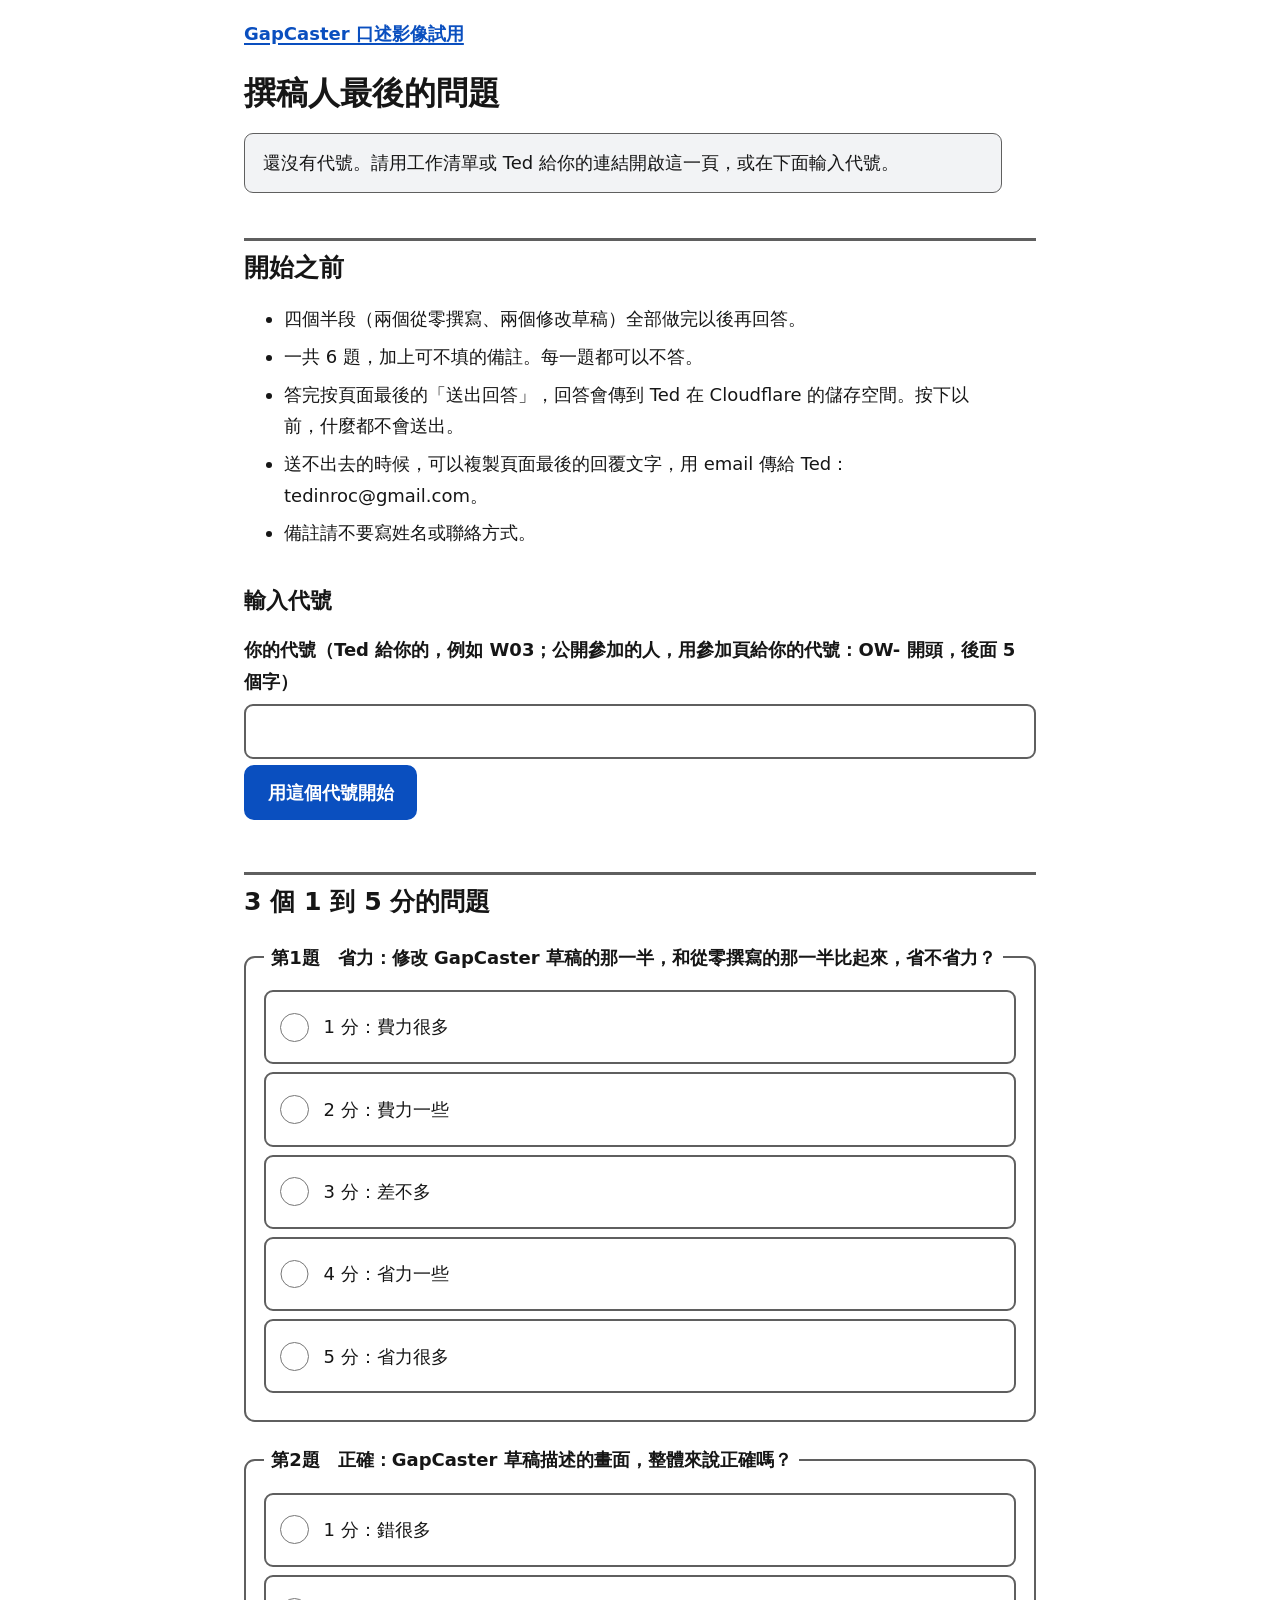
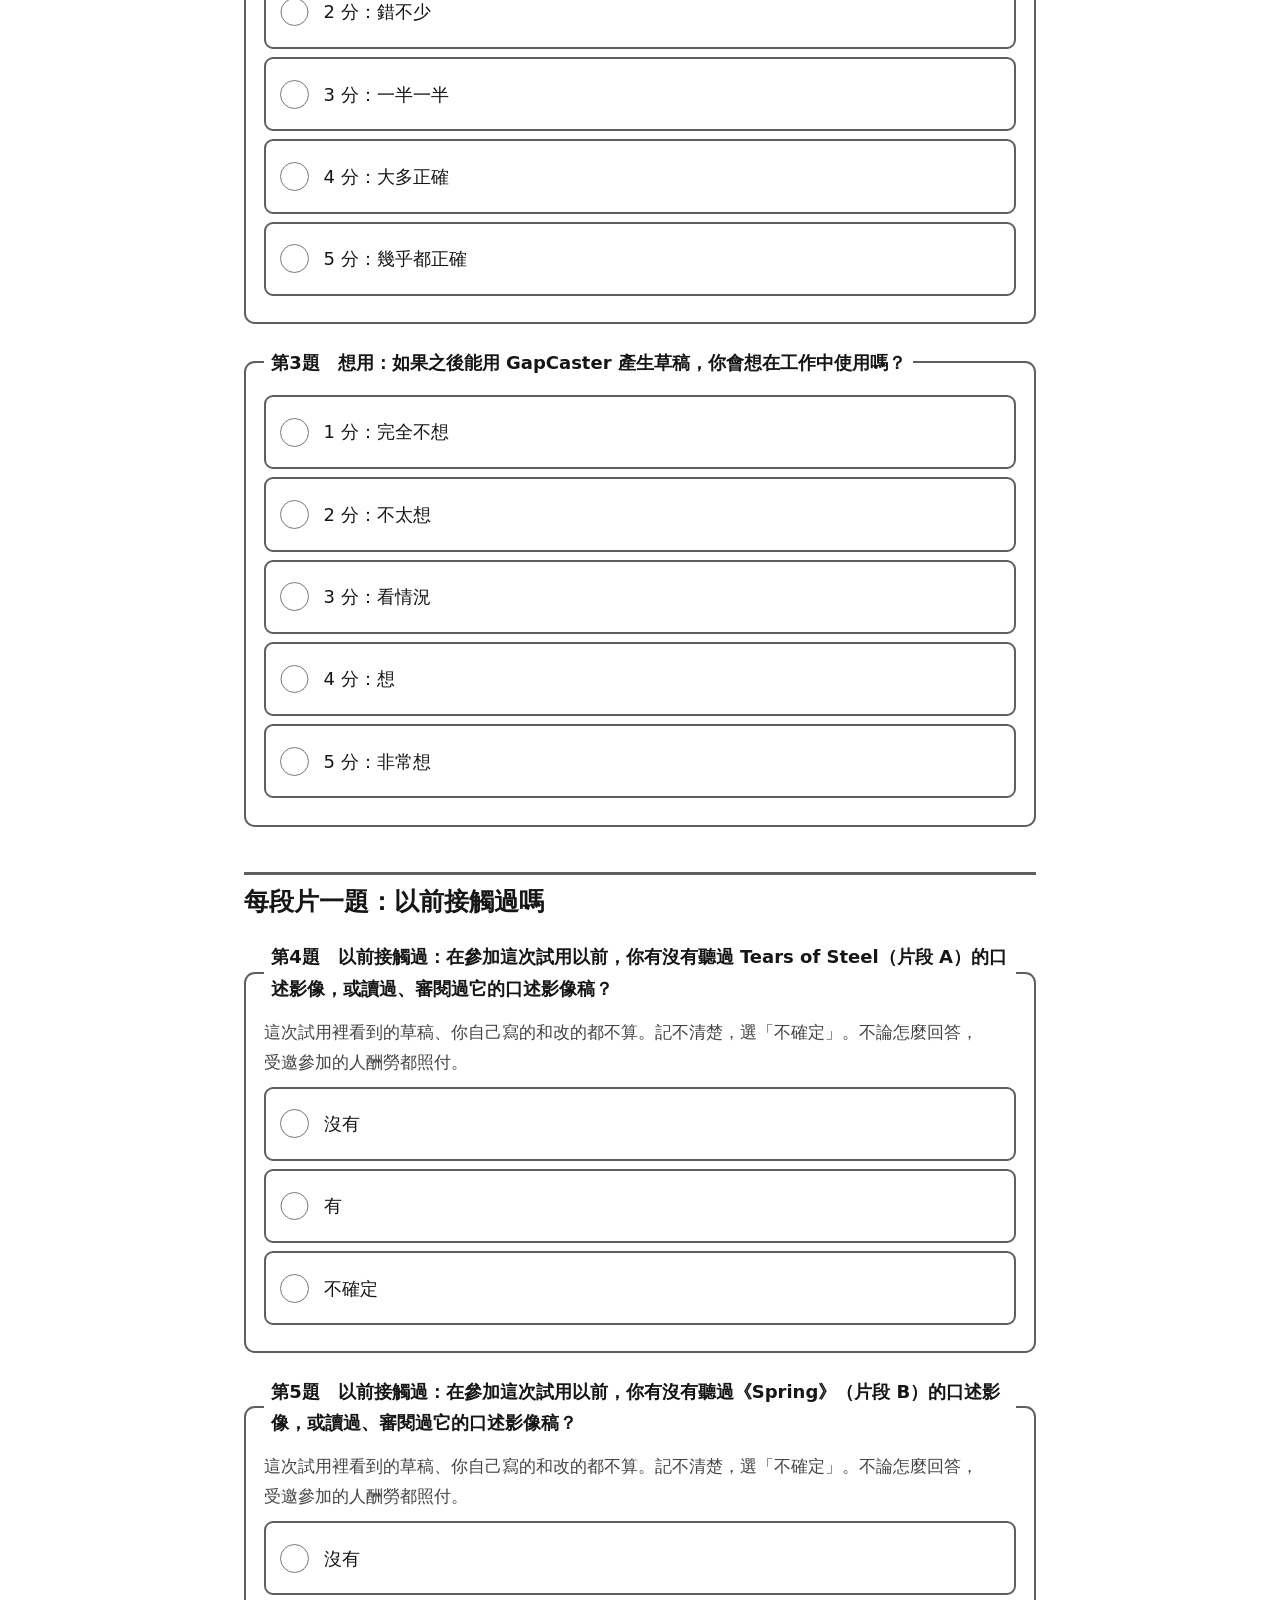
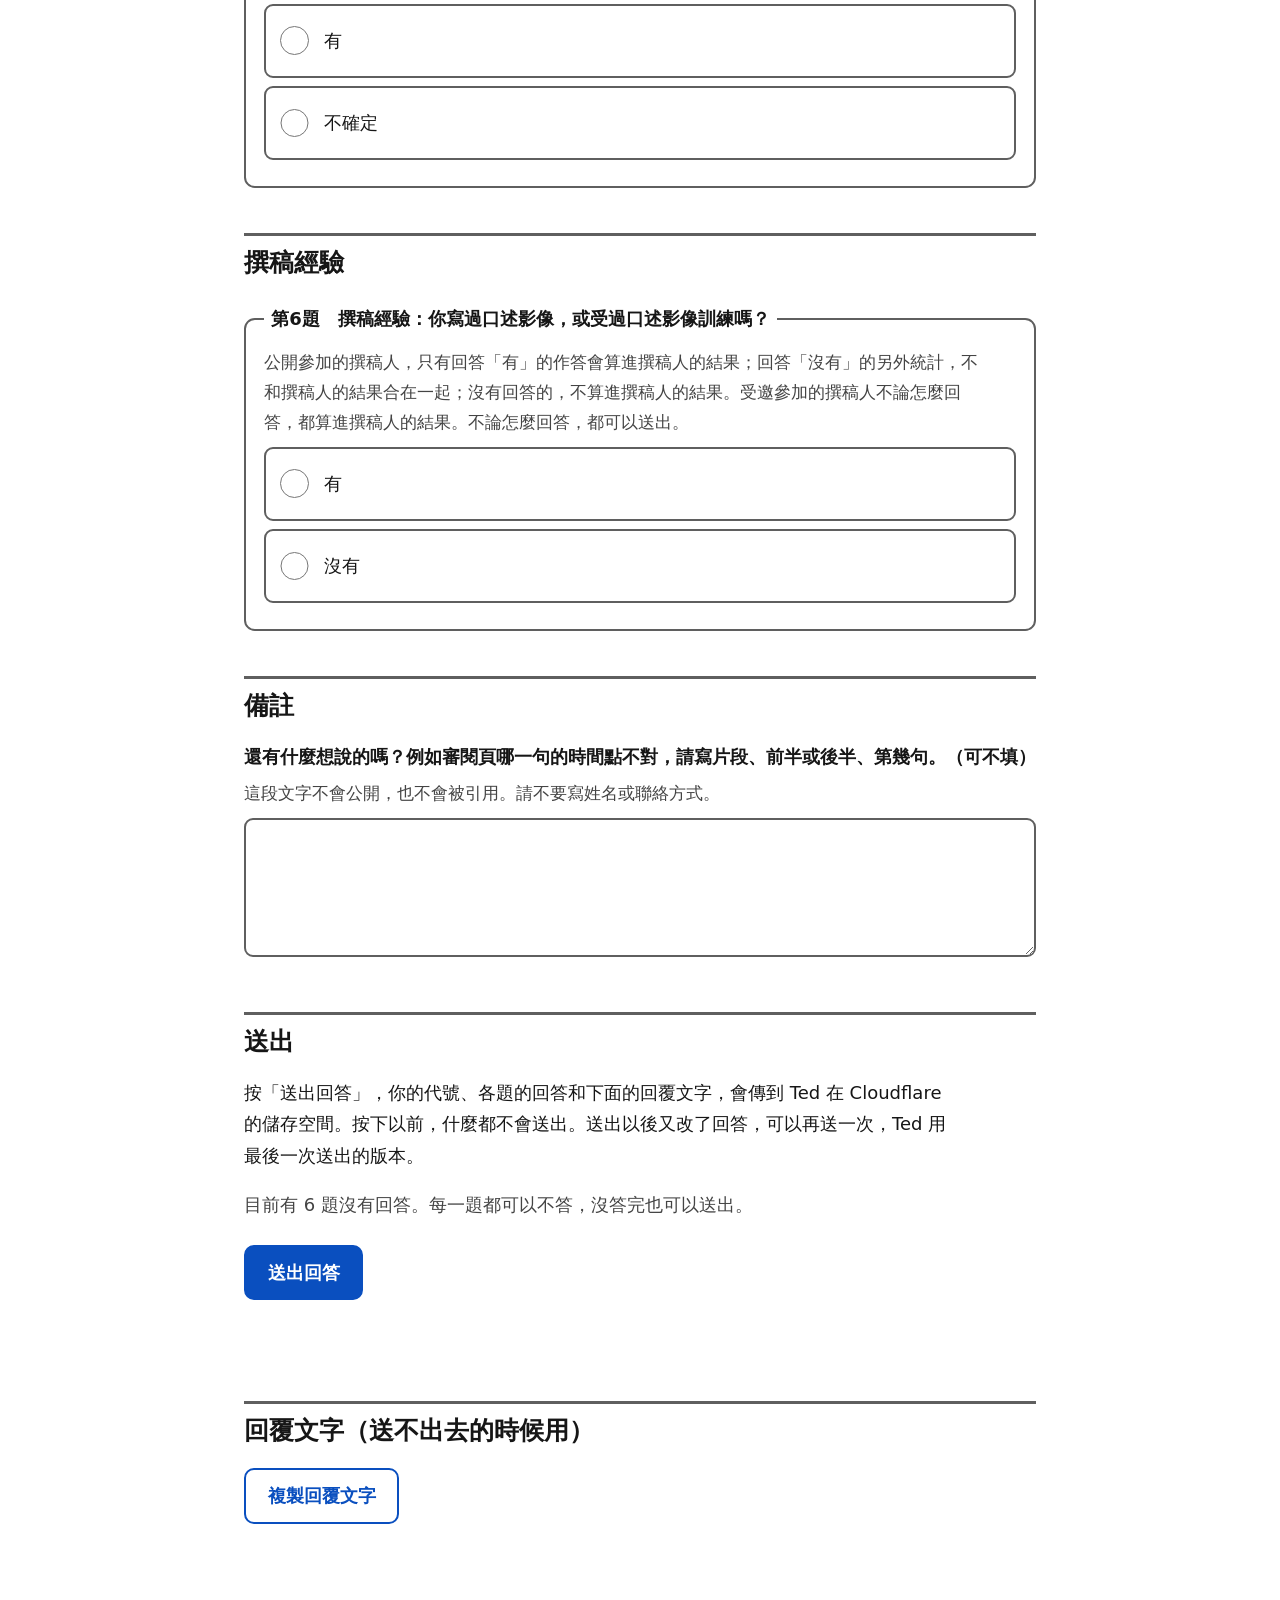
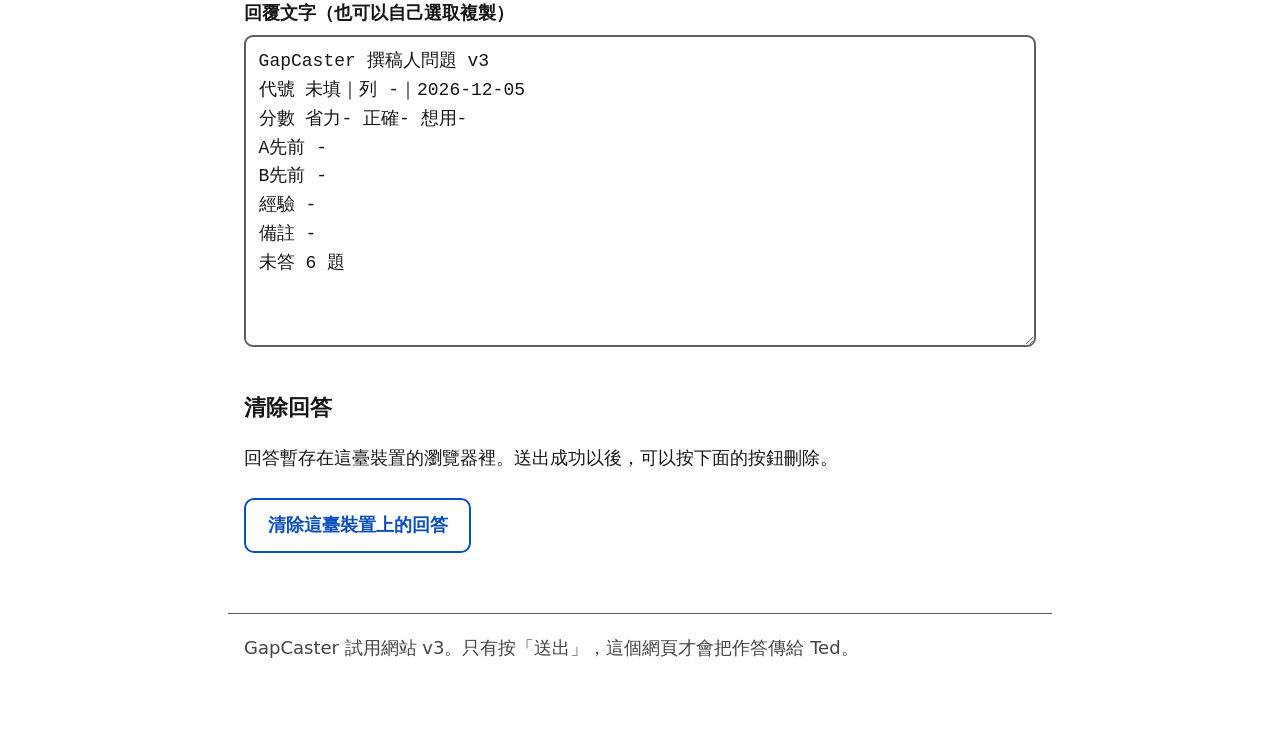
<file: final.html>
<!doctype html>
<html lang="zh-Hant-TW">
<head>
<meta charset="utf-8">
<meta name="viewport" content="width=device-width, initial-scale=1">
<meta http-equiv="Content-Security-Policy" content="default-src 'self'; script-src 'self'; style-src 'self'; media-src 'self'; img-src 'self'; connect-src https://gapcaster-trial-inbox.pages.dev; form-action 'none'; base-uri 'none'; object-src 'none'">
<meta name="robots" content="noindex, nofollow">
<meta name="referrer" content="no-referrer">
<meta name="color-scheme" content="light dark">
<title>撰稿人最後的問題｜GapCaster</title>
<link rel="stylesheet" href="assets/site.css">
</head>
<body>
<a class="skip" href="#main">跳到主要內容</a>
<header class="site-header"><nav aria-label="網站"><a href="index.html">GapCaster 口述影像試用</a></nav></header>
<main id="main">

<!-- Generated by tools/build.py. Edit the source there, then rebuild. -->

<h1>撰稿人最後的問題</h1>
<p id="who" class="panel">還沒有代號。請用工作清單或 Ted 給你的連結開啟這一頁，或在下面輸入代號。</p>

<section aria-labelledby="h-start">
<h2 id="h-start">開始之前</h2>
<ul>
<li>四個半段（兩個從零撰寫、兩個修改草稿）全部做完以後再回答。</li>
<li>一共 6 題，加上可不填的備註。每一題都可以不答。</li>
<li>答完按頁面最後的「送出回答」，回答會傳到 Ted 在 Cloudflare 的儲存空間。按下以前，什麼都不會送出。</li>
<li>送不出去的時候，可以複製頁面最後的回覆文字，用 email 傳給 Ted：tedinroc@gmail.com。</li>
<li>備註請不要寫姓名或聯絡方式。</li>
</ul>
<div id="setup" hidden>
<h3 id="h-setup">輸入代號</h3>
<form id="setup-form" aria-labelledby="h-setup" novalidate>
<label class="block" for="in-code">你的代號（Ted 給你的，例如 W03；公開參加的人，用參加頁給你的代號：OW- 開頭，後面 5 個字）</label>
<input type="text" id="in-code" name="code" autocomplete="off" autocapitalize="characters" spellcheck="false">
<button type="submit" class="btn">用這個代號開始</button>
</form>
</div>
</section>


<section aria-labelledby="h-scores">
<h2 id="h-scores">3 個 1 到 5 分的問題</h2>
<fieldset id="q-w-effort" data-line="分數" data-key="省力" data-field="effort">
<legend>第1題　省力：修改 GapCaster 草稿的那一半，和從零撰寫的那一半比起來，省不省力？</legend>
<label class="opt" for="q-w-effort-1"><input type="radio" id="q-w-effort-1" name="w-effort" value="1"> 1 分：費力很多</label>
<label class="opt" for="q-w-effort-2"><input type="radio" id="q-w-effort-2" name="w-effort" value="2"> 2 分：費力一些</label>
<label class="opt" for="q-w-effort-3"><input type="radio" id="q-w-effort-3" name="w-effort" value="3"> 3 分：差不多</label>
<label class="opt" for="q-w-effort-4"><input type="radio" id="q-w-effort-4" name="w-effort" value="4"> 4 分：省力一些</label>
<label class="opt" for="q-w-effort-5"><input type="radio" id="q-w-effort-5" name="w-effort" value="5"> 5 分：省力很多</label>
</fieldset>
<fieldset id="q-w-accuracy" data-line="分數" data-key="正確" data-field="accuracy">
<legend>第2題　正確：GapCaster 草稿描述的畫面，整體來說正確嗎？</legend>
<label class="opt" for="q-w-accuracy-1"><input type="radio" id="q-w-accuracy-1" name="w-accuracy" value="1"> 1 分：錯很多</label>
<label class="opt" for="q-w-accuracy-2"><input type="radio" id="q-w-accuracy-2" name="w-accuracy" value="2"> 2 分：錯不少</label>
<label class="opt" for="q-w-accuracy-3"><input type="radio" id="q-w-accuracy-3" name="w-accuracy" value="3"> 3 分：一半一半</label>
<label class="opt" for="q-w-accuracy-4"><input type="radio" id="q-w-accuracy-4" name="w-accuracy" value="4"> 4 分：大多正確</label>
<label class="opt" for="q-w-accuracy-5"><input type="radio" id="q-w-accuracy-5" name="w-accuracy" value="5"> 5 分：幾乎都正確</label>
</fieldset>
<fieldset id="q-w-would_use" data-line="分數" data-key="想用" data-field="would_use">
<legend>第3題　想用：如果之後能用 GapCaster 產生草稿，你會想在工作中使用嗎？</legend>
<label class="opt" for="q-w-would_use-1"><input type="radio" id="q-w-would_use-1" name="w-would_use" value="1"> 1 分：完全不想</label>
<label class="opt" for="q-w-would_use-2"><input type="radio" id="q-w-would_use-2" name="w-would_use" value="2"> 2 分：不太想</label>
<label class="opt" for="q-w-would_use-3"><input type="radio" id="q-w-would_use-3" name="w-would_use" value="3"> 3 分：看情況</label>
<label class="opt" for="q-w-would_use-4"><input type="radio" id="q-w-would_use-4" name="w-would_use" value="4"> 4 分：想</label>
<label class="opt" for="q-w-would_use-5"><input type="radio" id="q-w-would_use-5" name="w-would_use" value="5"> 5 分：非常想</label>
</fieldset>
</section>

<section aria-labelledby="h-exposure">
<h2 id="h-exposure">每段片一題：以前接觸過嗎</h2>
<fieldset id="q-w-A-pre" data-line="A先前" data-key="" data-field="exposure.A" aria-describedby="q-w-A-pre-hint">
<legend>第4題　以前接觸過：在參加這次試用以前，你有沒有聽過 <span lang="en">Tears of Steel</span>（片段 A）的口述影像，或讀過、審閱過它的口述影像稿？</legend>
<p class="hint" id="q-w-A-pre-hint">這次試用裡看到的草稿、你自己寫的和改的都不算。記不清楚，選「不確定」。不論怎麼回答，受邀參加的人酬勞都照付。</p>
<label class="opt" for="q-w-A-pre-1"><input type="radio" id="q-w-A-pre-1" name="w-A-pre" value="沒有"> 沒有</label>
<label class="opt" for="q-w-A-pre-2"><input type="radio" id="q-w-A-pre-2" name="w-A-pre" value="有"> 有</label>
<label class="opt" for="q-w-A-pre-3"><input type="radio" id="q-w-A-pre-3" name="w-A-pre" value="不確定"> 不確定</label>
</fieldset>
<fieldset id="q-w-B-pre" data-line="B先前" data-key="" data-field="exposure.B" aria-describedby="q-w-B-pre-hint">
<legend>第5題　以前接觸過：在參加這次試用以前，你有沒有聽過《Spring》（片段 B）的口述影像，或讀過、審閱過它的口述影像稿？</legend>
<p class="hint" id="q-w-B-pre-hint">這次試用裡看到的草稿、你自己寫的和改的都不算。記不清楚，選「不確定」。不論怎麼回答，受邀參加的人酬勞都照付。</p>
<label class="opt" for="q-w-B-pre-1"><input type="radio" id="q-w-B-pre-1" name="w-B-pre" value="沒有"> 沒有</label>
<label class="opt" for="q-w-B-pre-2"><input type="radio" id="q-w-B-pre-2" name="w-B-pre" value="有"> 有</label>
<label class="opt" for="q-w-B-pre-3"><input type="radio" id="q-w-B-pre-3" name="w-B-pre" value="不確定"> 不確定</label>
</fieldset>
</section>

<section aria-labelledby="h-trained">
<h2 id="h-trained">撰稿經驗</h2>
<fieldset id="q-w-trained" data-line="經驗" data-key="" data-field="trained" aria-describedby="q-w-trained-hint">
<legend>第6題　撰稿經驗：你寫過口述影像，或受過口述影像訓練嗎？</legend>
<p class="hint" id="q-w-trained-hint">公開參加的撰稿人，只有回答「有」的作答會算進撰稿人的結果；回答「沒有」的另外統計，不和撰稿人的結果合在一起；沒有回答的，不算進撰稿人的結果。受邀參加的撰稿人不論怎麼回答，都算進撰稿人的結果。不論怎麼回答，都可以送出。</p>
<label class="opt" for="q-w-trained-1"><input type="radio" id="q-w-trained-1" name="w-trained" value="有"> 有</label>
<label class="opt" for="q-w-trained-2"><input type="radio" id="q-w-trained-2" name="w-trained" value="沒有"> 沒有</label>
</fieldset>
</section>

<section aria-labelledby="h-note">
<h2 id="h-note">備註</h2>
<label class="block" for="q-w-comment">還有什麼想說的嗎？例如審閱頁哪一句的時間點不對，請寫片段、前半或後半、第幾句。（可不填）</label>
<p class="hint" id="q-w-comment-hint">這段文字不會公開，也不會被引用。請不要寫姓名或聯絡方式。</p>
<textarea id="q-w-comment" name="w-comment" data-line="備註" data-field="comment" aria-describedby="q-w-comment-hint" rows="4"></textarea>
</section>


<section aria-labelledby="h-send">
<h2 id="h-send">送出</h2>
<p>按「送出回答」，你的代號、各題的回答和下面的回覆文字，會傳到 Ted 在 Cloudflare 的儲存空間。按下以前，什麼都不會送出。送出以後又改了回答，可以再送一次，Ted 用最後一次送出的版本。</p>
<p id="unanswered" class="muted"></p>
<div class="btn-row">
<button type="button" class="btn" id="send">送出回答</button>
</div>
<p id="send-status" class="status" role="status" aria-live="polite"></p>
<p id="send-receipt" class="muted"></p>
<div id="send-help" class="warn" hidden>
<p>送不出去也沒關係，回答還在這臺裝置上。可以稍後再按一次「送出回答」，或用下面的「複製回覆文字」，貼到 email 寄給 Ted：tedinroc@gmail.com。用 email 寄，Ted 會看到你的 email 地址。</p>
</div>
</section>

<section aria-labelledby="h-reply">
<h2 id="h-reply">回覆文字（送不出去的時候用）</h2>
<div class="btn-row">
<button type="button" class="btn secondary" id="copy">複製回覆文字</button>
</div>
<p id="status" class="status" role="status" aria-live="polite"></p>
<label class="block" for="reply-out">回覆文字（也可以自己選取複製）</label>
<textarea id="reply-out" class="code" readonly rows="10"></textarea>
<h3 id="h-clear">清除回答</h3>
<p>回答暫存在這臺裝置的瀏覽器裡。送出成功以後，可以按下面的按鈕刪除。</p>
<button type="button" class="btn secondary" id="clear">清除這臺裝置上的回答</button>
</section>

</main>
<footer class="site-footer">
<p>GapCaster 試用網站 v3。只有按「送出」，這個網頁才會把作答傳給 Ted。</p>
</footer>
<script src="assets/common.js"></script>
<script src="assets/final.js"></script>
</body>
</html>
</file>
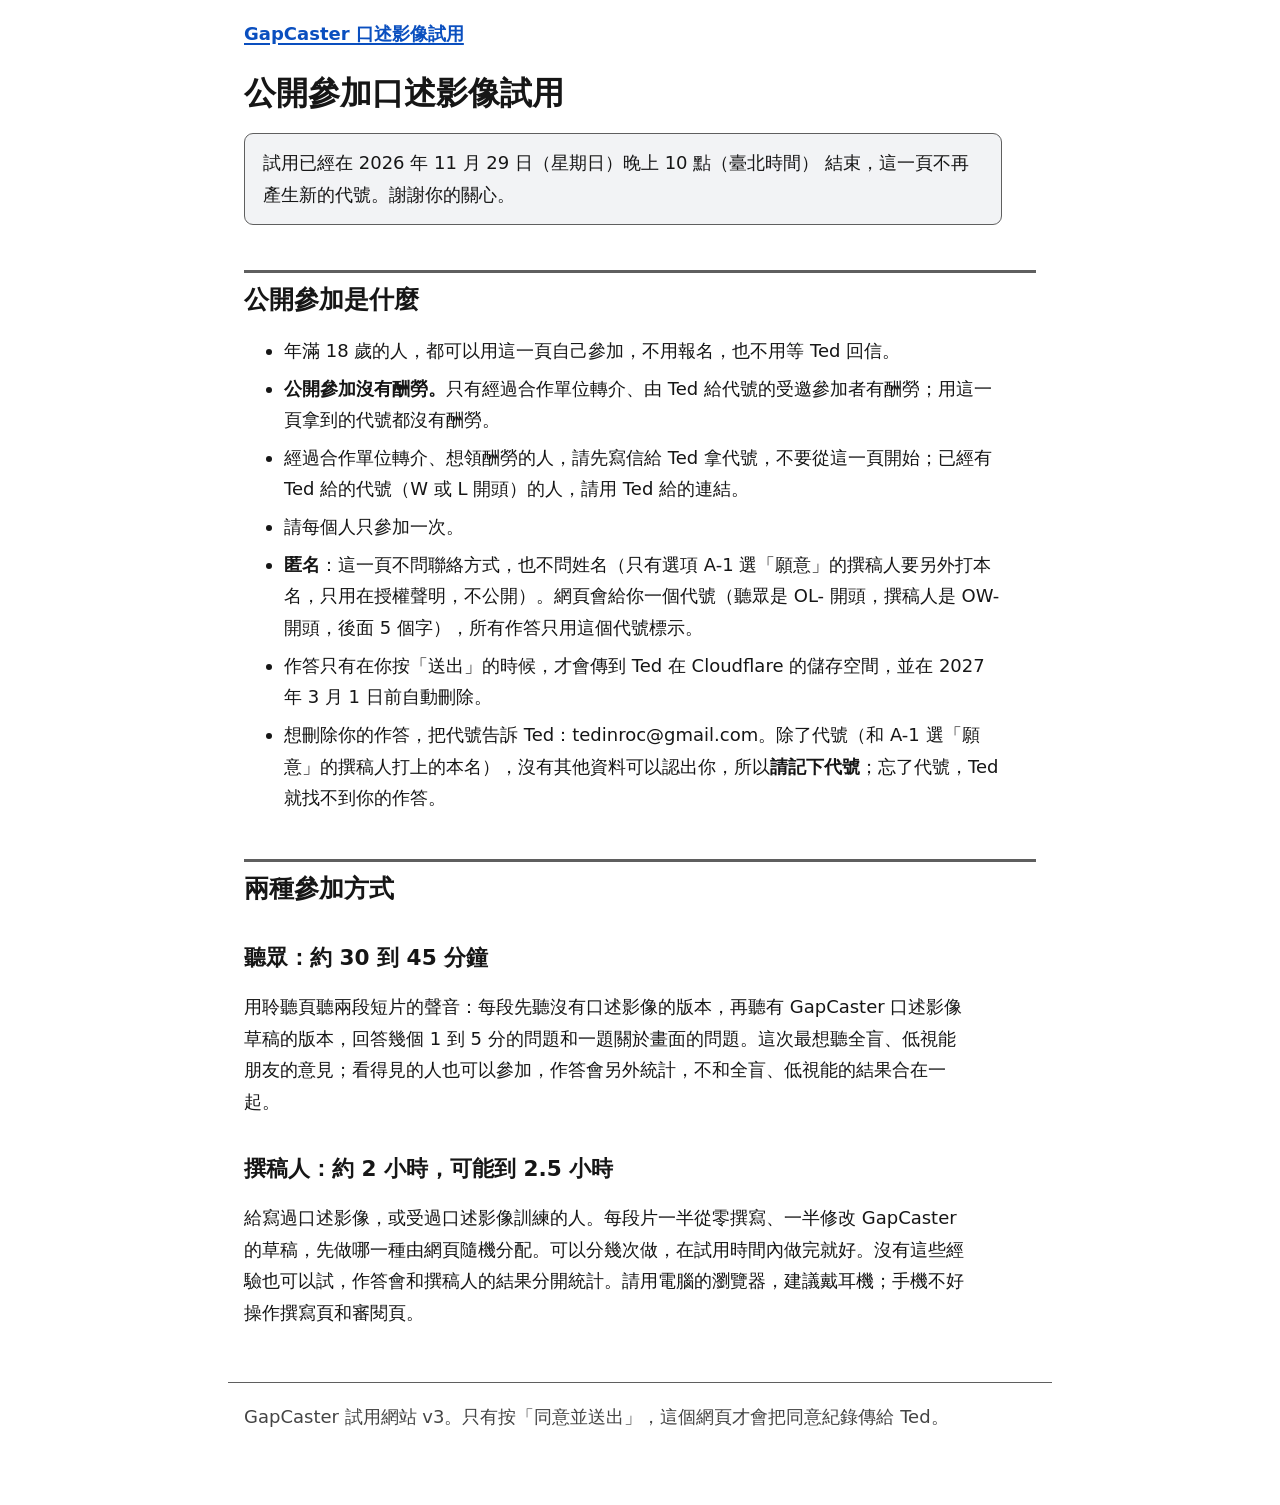
<file: join.html>
<!doctype html>
<html lang="zh-Hant-TW">
<head>
<meta charset="utf-8">
<meta name="viewport" content="width=device-width, initial-scale=1">
<meta http-equiv="Content-Security-Policy" content="default-src 'self'; script-src 'self'; style-src 'self'; media-src 'self'; img-src 'self'; connect-src https://gapcaster-trial-inbox.pages.dev; form-action 'none'; base-uri 'none'; object-src 'none'">
<meta name="robots" content="noindex, nofollow">
<meta name="referrer" content="no-referrer">
<meta name="color-scheme" content="light dark">
<title>公開參加｜GapCaster</title>
<link rel="stylesheet" href="assets/site.css">
</head>
<body>
<a class="skip" href="#main">跳到主要內容</a>
<header class="site-header"><nav aria-label="網站"><a href="index.html">GapCaster 口述影像試用</a></nav></header>
<main id="main">
<h1>公開參加口述影像試用</h1>
<noscript><p class="warn">這一頁需要開啟 JavaScript 才能產生代號。</p></noscript>
<p id="window-msg" class="panel">試用時間是 2026 年 11 月 25 日（星期三）凌晨 0 點到 11 月 29 日（星期日）晚上 10 點（臺北時間）。</p>
<p id="test-msg" class="warn" hidden>測試模式：這一頁產生的代號開頭會多一個 T，不算進試用結果。</p>

<section aria-labelledby="h-about">
<h2 id="h-about">公開參加是什麼</h2>
<ul>
<li>年滿 18 歲的人，都可以用這一頁自己參加，不用報名，也不用等 Ted 回信。</li>
<li><strong>公開參加沒有酬勞。</strong>只有經過合作單位轉介、由 Ted 給代號的受邀參加者有酬勞；用這一頁拿到的代號都沒有酬勞。</li>
<li>經過合作單位轉介、想領酬勞的人，請先寫信給 Ted 拿代號，不要從這一頁開始；已經有 Ted 給的代號（W 或 L 開頭）的人，請用 Ted 給的連結。</li>
<li>請每個人只參加一次。</li>
<li><strong>匿名</strong>：這一頁不問聯絡方式，也不問姓名（只有選項 A-1 選「願意」的撰稿人要另外打本名，只用在授權聲明，不公開）。網頁會給你一個代號（聽眾是 OL- 開頭，撰稿人是 OW- 開頭，後面 5 個字），所有作答只用這個代號標示。</li>
<li>作答只有在你按「送出」的時候，才會傳到 Ted 在 Cloudflare 的儲存空間，並在 2027 年 3 月 1 日前自動刪除。</li>
<li>想刪除你的作答，把代號告訴 Ted：tedinroc@gmail.com。除了代號（和 A-1 選「願意」的撰稿人打上的本名），沒有其他資料可以認出你，所以<strong>請記下代號</strong>；忘了代號，Ted 就找不到你的作答。</li>
</ul>
</section>

<section aria-labelledby="h-roles">
<h2 id="h-roles">兩種參加方式</h2>
<h3 id="h-role-l">聽眾：約 30 到 45 分鐘</h3>
<p>用聆聽頁聽兩段短片的聲音：每段先聽沒有口述影像的版本，再聽有 GapCaster 口述影像草稿的版本，回答幾個 1 到 5 分的問題和一題關於畫面的問題。這次最想聽全盲、低視能朋友的意見；看得見的人也可以參加，作答會另外統計，不和全盲、低視能的結果合在一起。</p>
<h3 id="h-role-w">撰稿人：約 2 小時，可能到 2.5 小時</h3>
<p>給寫過口述影像，或受過口述影像訓練的人。每段片一半從零撰寫、一半修改 GapCaster 的草稿，先做哪一種由網頁隨機分配。可以分幾次做，在試用時間內做完就好。沒有這些經驗也可以試，作答會和撰稿人的結果分開統計。請用電腦的瀏覽器，建議戴耳機；手機不好操作撰寫頁和審閱頁。</p>
</section>

<section id="form-section" aria-labelledby="h-form" hidden>
<h2 id="h-form">取得代號</h2>
<form id="join-form" aria-labelledby="h-form" novalidate>
<fieldset id="j-role">
<legend>你要用哪一種方式參加？（必選）</legend>
<label class="opt" for="j-role-l"><input type="radio" id="j-role-l" name="j-role" value="listener"> 聽眾</label>
<label class="opt" for="j-role-w"><input type="radio" id="j-role-w" name="j-role" value="writer"> 撰稿人</label>
</fieldset>

<h3 id="h-summary">同意書重點</h3>
<ul>
<li>這是 GapCaster 的產品可用性試用，不是學術研究，沒有經過研究倫理審查。口述影像草稿是 AI 寫的，用合成語音唸出來。</li>
<li>參加完全自願，隨時可以停止，任何題目都可以不答。公開參加沒有酬勞。</li>
<li>這一頁不問姓名或聯絡方式（只有選項 A-1 選「願意」的撰稿人要另外打本名，只用在授權聲明，不公開）。請不要在作答、備註或撰寫的文字裡寫姓名或聯絡方式。</li>
<li>聽眾會先回答自己的視力狀況：全盲、低視能、看得見或不想說。只有全盲和低視能的作答算進聽眾的結果；看得見的另外統計；不想說的只算人數；公開參加的人如果沒有回答這一題，當作不想說。每個代號的視力狀況不單獨公開，只公開各有幾位；不過看得見的人另外統計，從分組看得出哪些代號回答了「看得見」。</li>
<li>按下面的「同意並送出」，網頁會給你代號，並把你的同意紀錄（同意書版本、勾了哪些項目、時間）送到 Ted 在 Cloudflare 的儲存空間；同意這一次就好，換裝置也不用再同意。之後在各頁按「送出」，作答才會傳到同一個地方。伺服器可能在臺灣以外。這個收件伺服器不記錄你的 IP 位址和瀏覽器資料；Cloudflare 本身依它自己的隱私政策處理連線。存放的作答在 2027 年 3 月 1 日前自動刪除。</li>
<li>公開的只有匿名代號的數值和統計。用代號標示的作答和撰稿人的文字，Ted 會用 AI 工具 Anthropic Claude 協助分析，它的伺服器在臺灣以外。</li>
<li>撰稿人的文字只有在你選擇同意時（同意書第 7 節），才會放進參賽作品；不會做成音檔給聽眾聽，也不會放上試用網站。</li>
<li>想刪除作答，把代號告訴 Ted：tedinroc@gmail.com。2026 年 11 月 30 日中午 12 點（臺北時間）以後才要求刪除的話，已經交給比賽的統計數字收不回來，只能從還能修改的地方移除。</li>
</ul>
<p>完整內容請看<a href="consent.html">試用同意書 v4</a>。同意書會在這個分頁打開，看完請按瀏覽器的「上一頁」回到這裡。</p>

<fieldset id="j-agree">
<legend>請確認下面每一項（都要勾）</legend>
<label class="opt" for="j-a1"><input type="checkbox" id="j-a1" data-item="0"> 我年滿 18 歲。</label>
<label class="opt" for="j-a2"><input type="checkbox" id="j-a2" data-item="1"> 我讀過試用同意書 v4。</label>
<label class="opt" for="j-a3"><input type="checkbox" id="j-a3" data-item="2"> 我同意參加這次試用。</label>
<label class="opt" for="j-a4"><input type="checkbox" id="j-a4" data-item="3"> 我了解公開參加沒有酬勞。</label>
<label class="opt" for="j-a5"><input type="checkbox" id="j-a5" data-item="4"> 我不會在作答裡寫姓名或聯絡方式。</label>
</fieldset>

<div id="j-writer" hidden>
<h3 id="h-text">撰稿人：你的文字要不要放進參賽作品（同意書第 7 節）</h3>
<p>放進參賽作品以後，比賽主辦單位依規則可以永久、在全世界使用你的文字，詳細說明在同意書第 7 節。選「不要」的話，你的文字只用來計算數字，不公開。</p>
<fieldset id="j-text">
<legend>選項 A：你的文字可以放進參賽作品嗎？（必選）</legend>
<label class="opt" for="j-text-yes"><input type="radio" id="j-text-yes" name="j-text" value="Y"> 可以放進作品</label>
<label class="opt" for="j-text-no"><input type="radio" id="j-text-no" name="j-text" value="N"> 不要放進作品</label>
</fieldset>
<div id="j-sign-wrap" hidden>
<fieldset id="j-sign">
<legend>選項 A-1：如果主辦單位依規則要求簽署的授權文件，你願意提供本名並簽署嗎？（必選）</legend>
<label class="opt" for="j-sign-yes"><input type="radio" id="j-sign-yes" name="j-sign" value="Y"> 願意</label>
<label class="opt" for="j-sign-no"><input type="radio" id="j-sign-no" name="j-sign" value="N"> 不願意：我的文字只用來計算數字，不放進作品</label>
</fieldset>
<div id="j-licence-wrap" hidden>
<p class="panel">你選了「可以」和「願意」。請看<a href="consent.html#tpl-licence">同意書第 7 節最後的「授權聲明」</a>，在下面打上你的本名並勾選同意，就完成授權，不用另外 email。本名只和這一次的同意紀錄一起存在 Ted 在 Cloudflare 的收件伺服器（伺服器可能在臺灣以外，2027 年 3 月 1 日前自動刪除）；Ted 匯出的副本只存在私人資料夾。本名不公開、不交給 AI 分析工具；只有主辦單位依規則要求時，Ted 才會交給主辦單位，交之前先通知你（同意書第 7、11 節）。</p>
<label class="block" for="j-name">你的本名（必填；只用在授權聲明）</label>
<input type="text" id="j-name" autocomplete="off" maxlength="60" spellcheck="false">
<fieldset id="j-lic">
<legend>授權聲明（必勾）</legend>
<label class="opt" for="j-lic-ok"><input type="checkbox" id="j-lic-ok"> 我同意同意書第 7 節的「授權聲明」，並以上面的本名簽署。</label>
</fieldset>
<fieldset id="j-ccby">
<legend>選項 B：要不要用 CC BY 4.0 公開你的文字？（可不選）</legend>
<label class="opt" for="j-ccby-yes"><input type="radio" id="j-ccby-yes" name="j-ccby" value="Y"> 要</label>
<label class="opt" for="j-ccby-no"><input type="radio" id="j-ccby-no" name="j-ccby" value="N"> 不要</label>
</fieldset>
</div>
</div>
</div>

<div class="btn-row">
<button type="submit" class="btn" id="send">同意並送出，取得代號</button>
</div>
<p class="hint">按這個按鈕，網頁會在這臺裝置上產生你的代號，並把同意紀錄（同意書版本、勾了哪些、時間、撰稿人的選項；選「願意」的撰稿人還有本名）送到 Ted 在 Cloudflare 的收件伺服器。同意紀錄（不含本名）也存在這臺裝置的瀏覽器和下一步的連結裡，之後按「送出」時會和作答一起送出。</p>
<p id="j-status" class="status" role="status" aria-live="polite"></p>
</form>
</section>

<section id="result" aria-labelledby="h-code" hidden>
<h2 id="h-code" tabindex="-1">你的代號</h2>
<p class="bigcode" id="code-show"></p>
<p id="code-spell"></p>
<p class="warn"><strong>請記下這個代號：要刪除資料時告訴 Ted。</strong>這一頁不問聯絡方式，忘了代號，Ted 就找不到你的作答。</p>
<div class="btn-row">
<button type="button" class="btn secondary" id="copy-code">複製代號</button>
</div>
<p id="code-status" class="status" role="status" aria-live="polite"></p>
<p id="send-status" class="status" role="status" aria-live="polite"></p>
<div class="btn-row">
<button type="button" class="btn secondary" id="consent-retry" hidden>再送一次同意紀錄</button>
</div>
<h3 id="h-next">下一步</h3>
<p id="next-text"></p>
<p><a id="next-link" class="btn btn-link" href="index.html">下一步</a></p>
<p id="move-text"></p>
<div class="btn-row">
<button type="button" class="btn secondary" id="copy-link">複製下一步的連結</button>
</div>
<h3 id="h-other">換另一個人參加</h3>
<p>同一臺裝置要給另一個人參加時，按下面的按鈕，再重新選擇和勾選。每個人只拿一個代號；你自己的代號會從這一頁消失，請先記下來。</p>
<button type="button" class="btn secondary" id="new-person">換另一個人：重新取得代號</button>
</section>
</main>
<footer class="site-footer">
<p>GapCaster 試用網站 v3。只有按「同意並送出」，這個網頁才會把同意紀錄傳給 Ted。</p>
</footer>
<script src="assets/common.js"></script>
<script src="assets/join.js"></script>
</body>
</html>
</file>
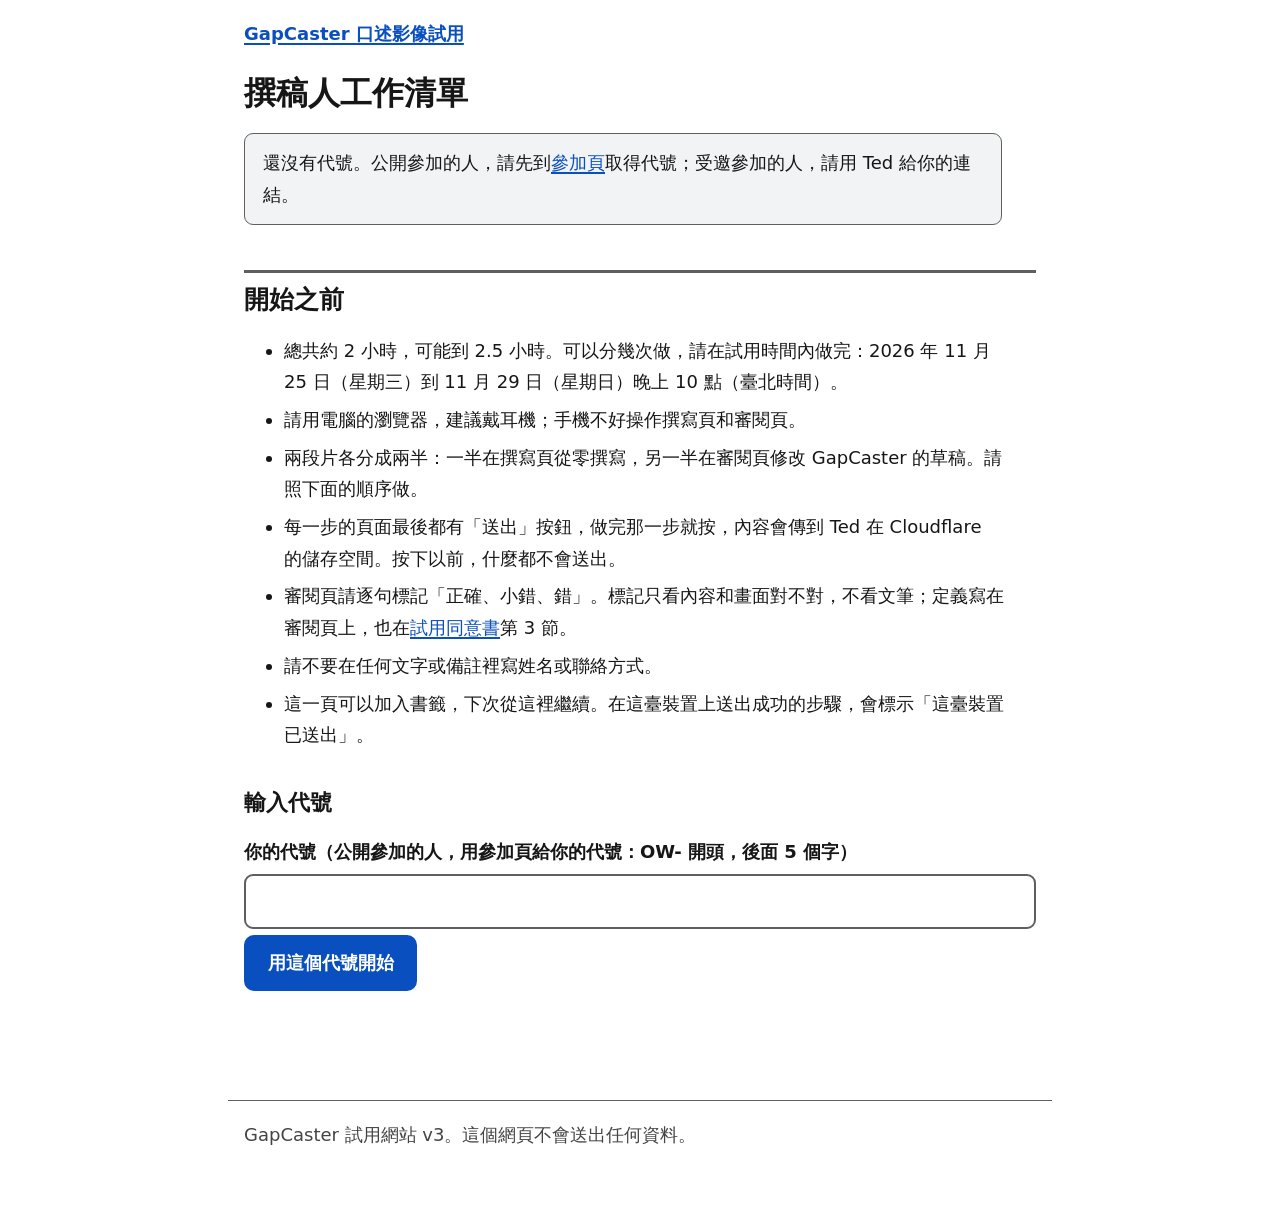
<file: kit.html>
<!doctype html>
<html lang="zh-Hant-TW">
<head>
<meta charset="utf-8">
<meta name="viewport" content="width=device-width, initial-scale=1">
<meta http-equiv="Content-Security-Policy" content="default-src 'self'; script-src 'self'; style-src 'self'; media-src 'self'; img-src 'self'; connect-src 'none'; form-action 'none'; base-uri 'none'; object-src 'none'">
<meta name="robots" content="noindex, nofollow">
<meta name="referrer" content="no-referrer">
<meta name="color-scheme" content="light dark">
<title>撰稿人工作清單｜GapCaster</title>
<link rel="stylesheet" href="assets/site.css">
</head>
<body>
<a class="skip" href="#main">跳到主要內容</a>
<header class="site-header"><nav aria-label="網站"><a href="index.html">GapCaster 口述影像試用</a></nav></header>
<main id="main">
<h1>撰稿人工作清單</h1>
<noscript><p class="warn">這一頁需要開啟 JavaScript 才能列出你的步驟。</p></noscript>
<p id="who" class="panel">還沒有代號。公開參加的人，請先到<a href="join.html">參加頁</a>取得代號；受邀參加的人，請用 Ted 給你的連結。</p>

<section aria-labelledby="h-start">
<h2 id="h-start">開始之前</h2>
<ul>
<li>總共約 2 小時，可能到 2.5 小時。可以分幾次做，請在試用時間內做完：2026 年 11 月 25 日（星期三）到 11 月 29 日（星期日）晚上 10 點（臺北時間）。</li>
<li>請用電腦的瀏覽器，建議戴耳機；手機不好操作撰寫頁和審閱頁。</li>
<li>兩段片各分成兩半：一半在撰寫頁從零撰寫，另一半在審閱頁修改 GapCaster 的草稿。請照下面的順序做。</li>
<li>每一步的頁面最後都有「送出」按鈕，做完那一步就按，內容會傳到 Ted 在 Cloudflare 的儲存空間。按下以前，什麼都不會送出。</li>
<li>審閱頁請逐句標記「正確、小錯、錯」。標記只看內容和畫面對不對，不看文筆；定義寫在審閱頁上，也在<a href="consent.html">試用同意書</a>第 3 節。</li>
<li>請不要在任何文字或備註裡寫姓名或聯絡方式。</li>
<li>這一頁可以加入書籤，下次從這裡繼續。在這臺裝置上送出成功的步驟，會標示「這臺裝置已送出」。</li>
</ul>

<div id="setup" hidden>
<h3 id="h-setup">輸入代號</h3>
<form id="setup-form" aria-labelledby="h-setup" novalidate>
<label class="block" for="in-code">你的代號（公開參加的人，用參加頁給你的代號：OW- 開頭，後面 5 個字）</label>
<input type="text" id="in-code" name="code" autocomplete="off" autocapitalize="characters" spellcheck="false">
<button type="submit" class="btn">用這個代號開始</button>
</form>
<p id="setup-status" class="status" role="status" aria-live="polite"></p>
</div>
</section>

<section id="steps-section" aria-labelledby="h-steps" hidden>
<h2 id="h-steps">你的步驟</h2>
<p id="row-text"></p>
<ol id="steps" class="steps"></ol>
</section>

<section id="invited-section" aria-labelledby="h-invited" hidden>
<h2 id="h-invited">受邀參加的撰稿人</h2>
<p>請照 Ted 信裡的連結和順序做四個半段。全部做完以後，到<a id="invited-final" href="final.html">最後的問題頁</a>回答幾個問題，再按「送出回答」。</p>
</section>
</main>
<footer class="site-footer">
<p>GapCaster 試用網站 v3。這個網頁不會送出任何資料。</p>
</footer>
<script src="assets/common.js"></script>
<script src="assets/kit.js"></script>
</body>
</html>
</file>
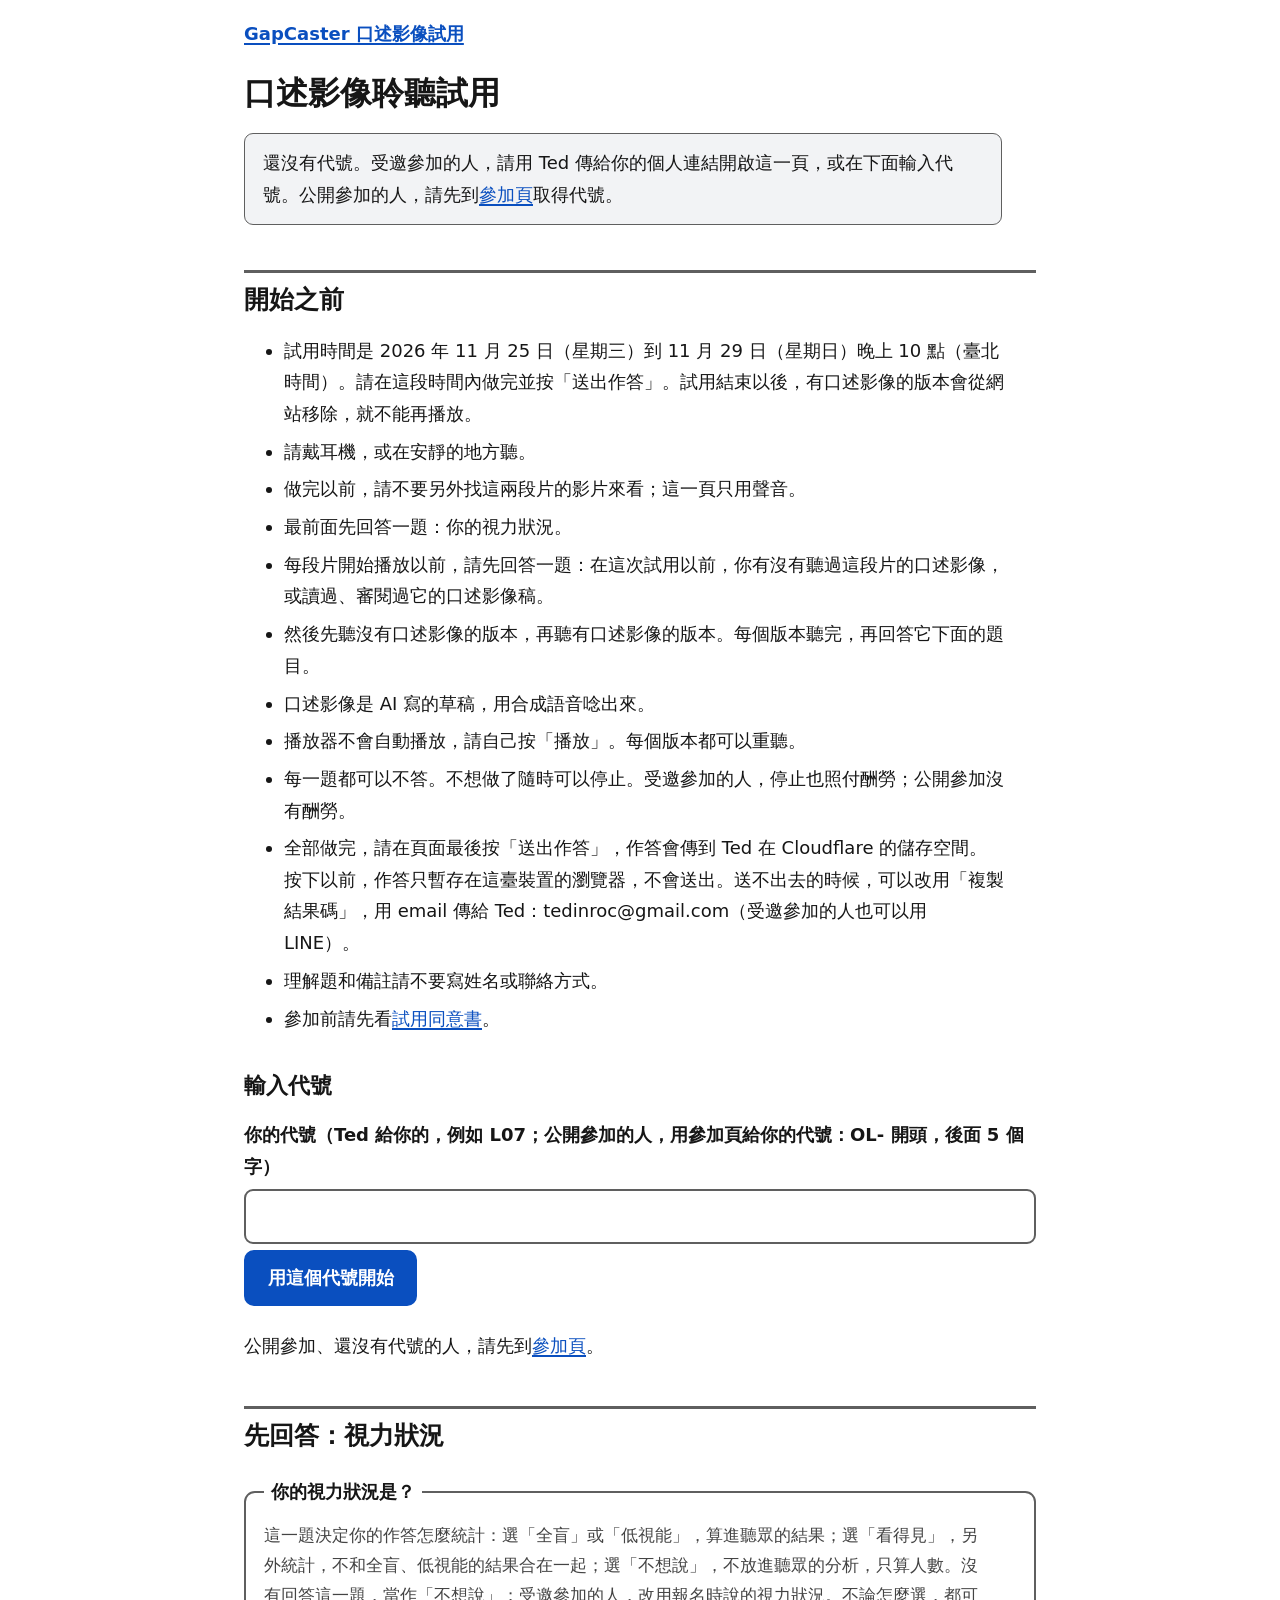
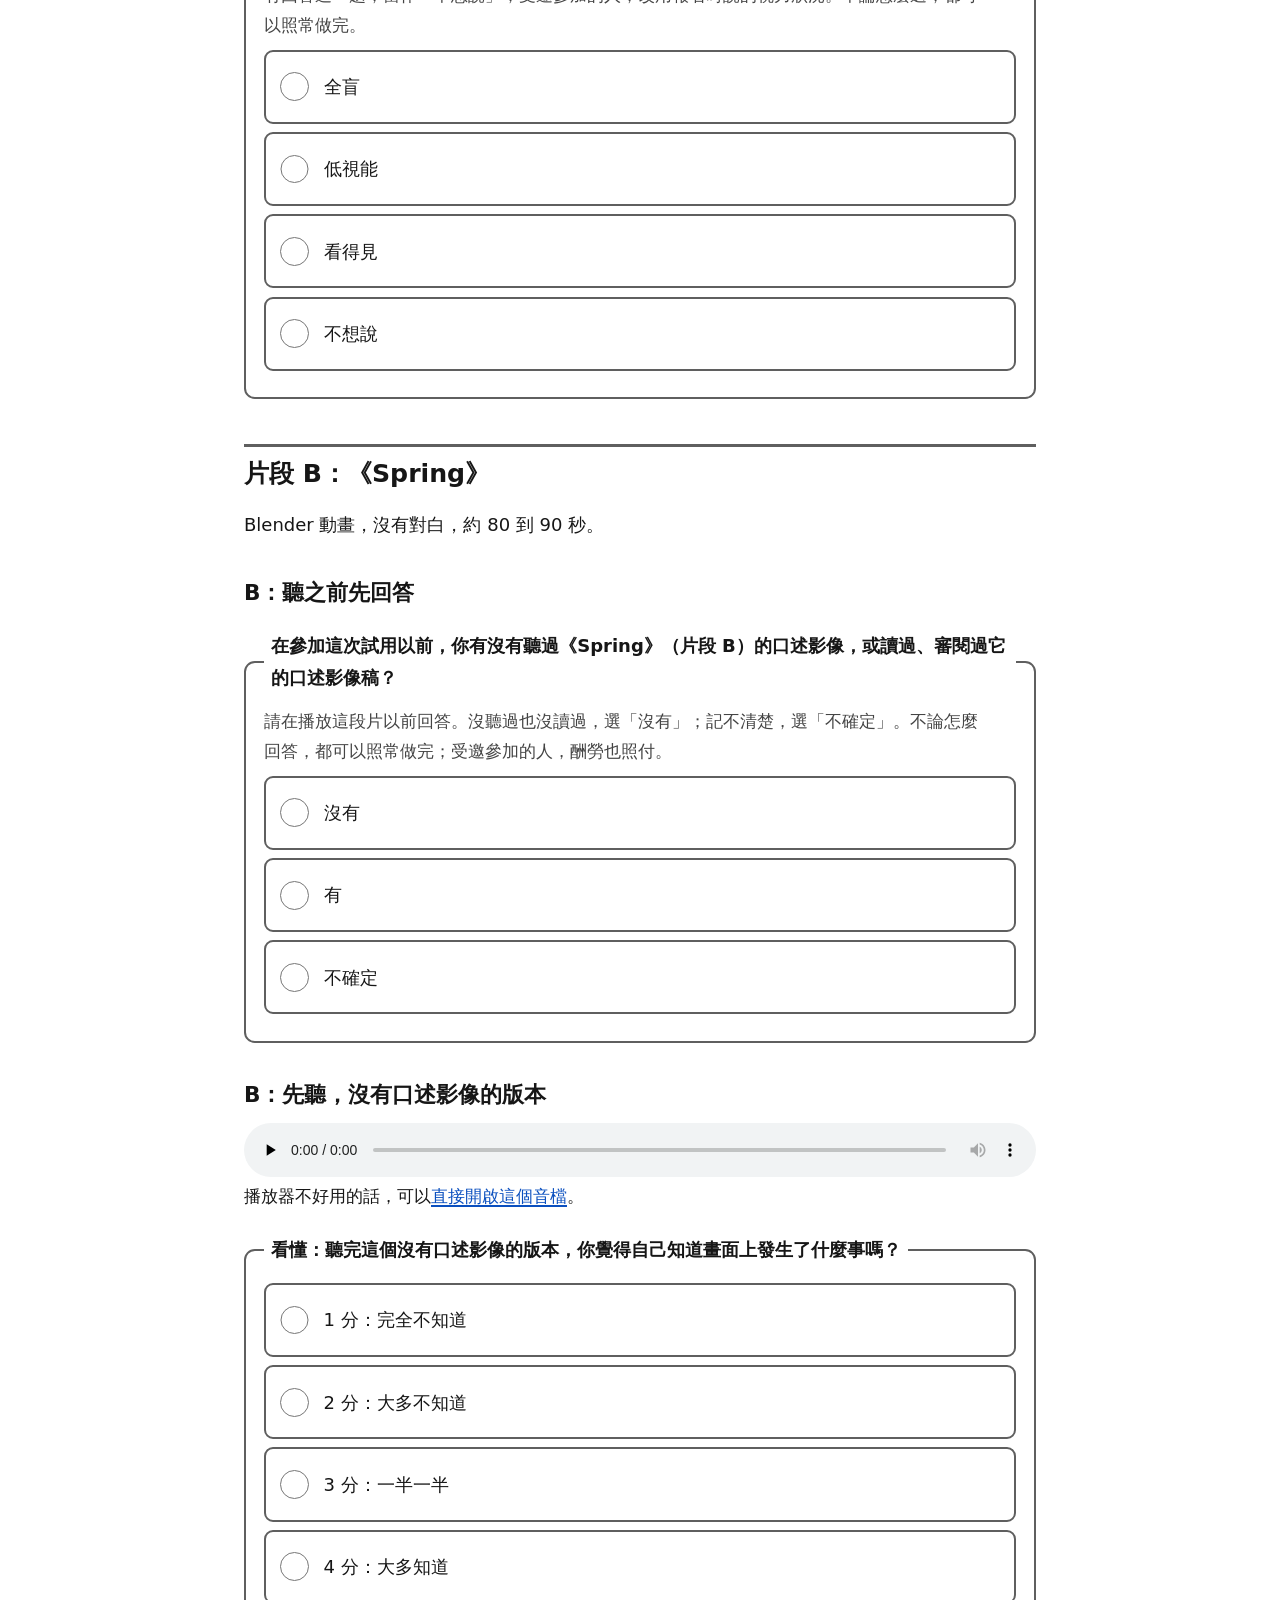
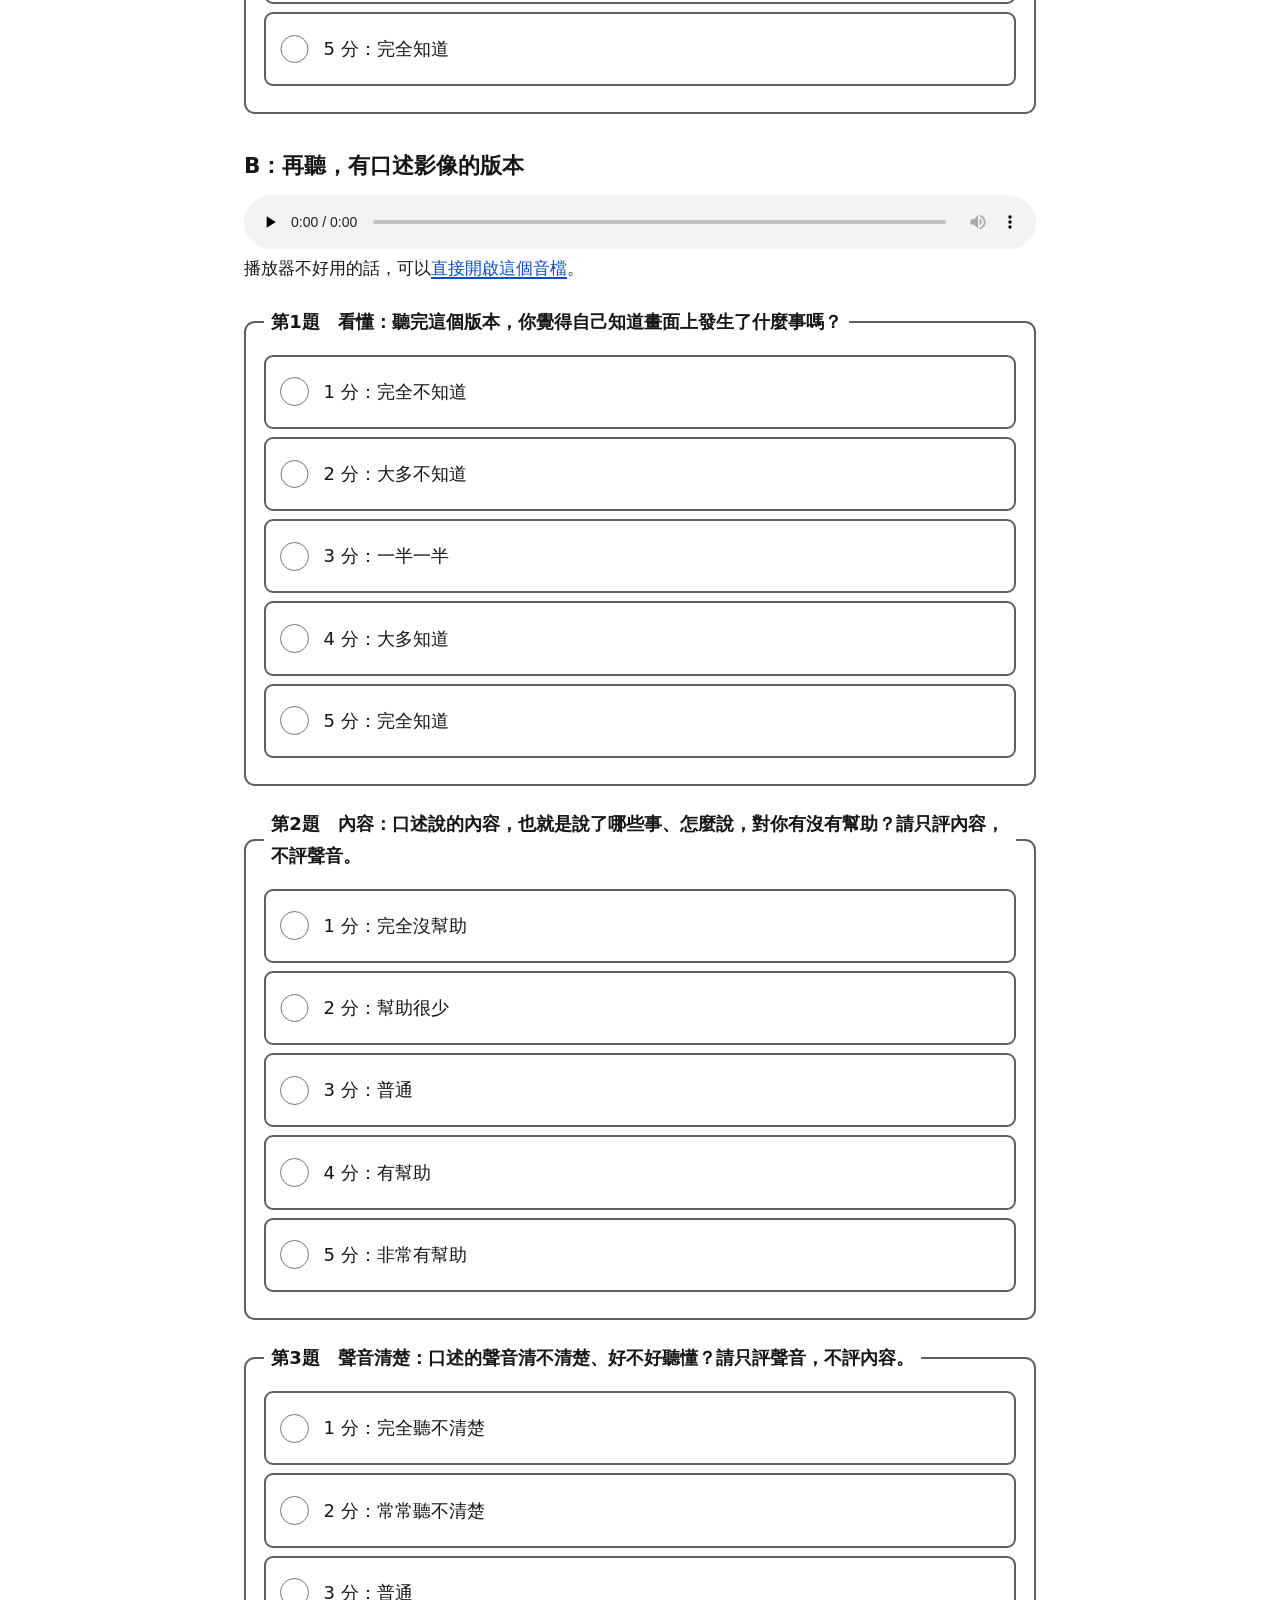
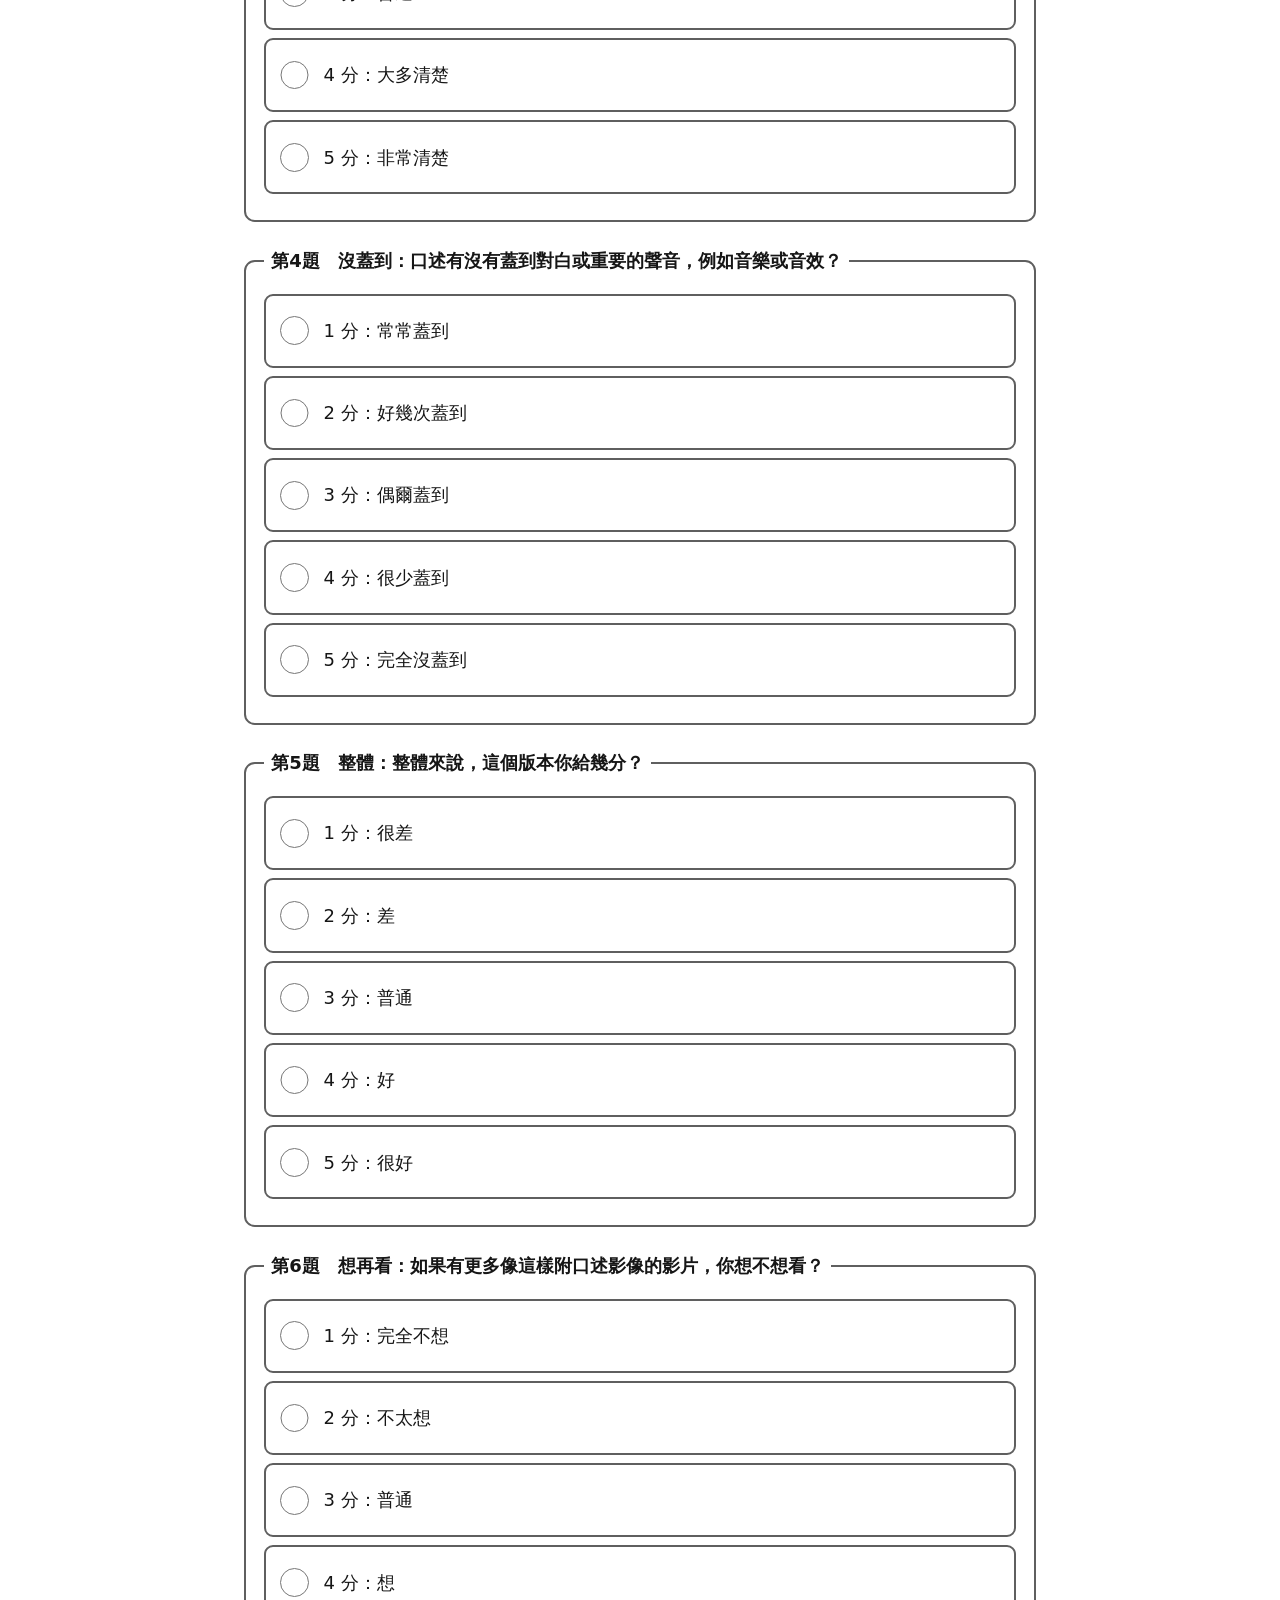
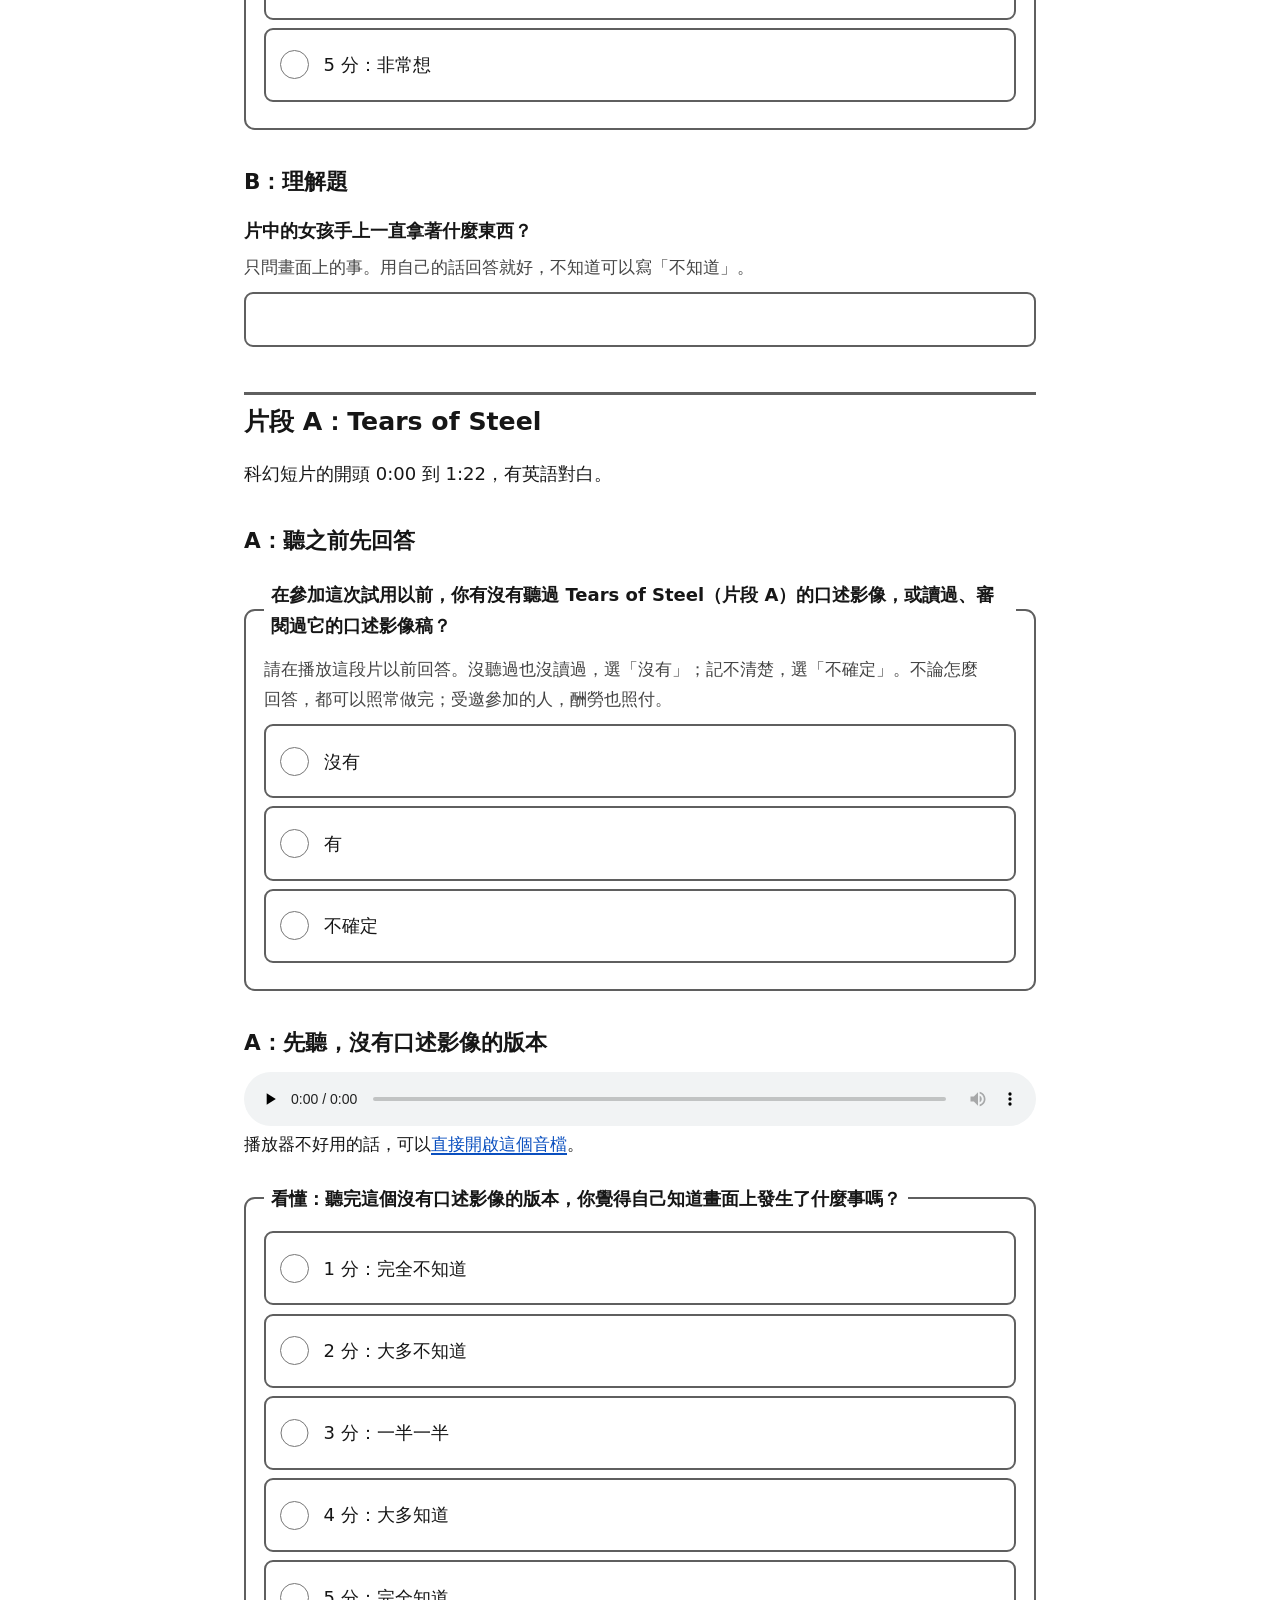
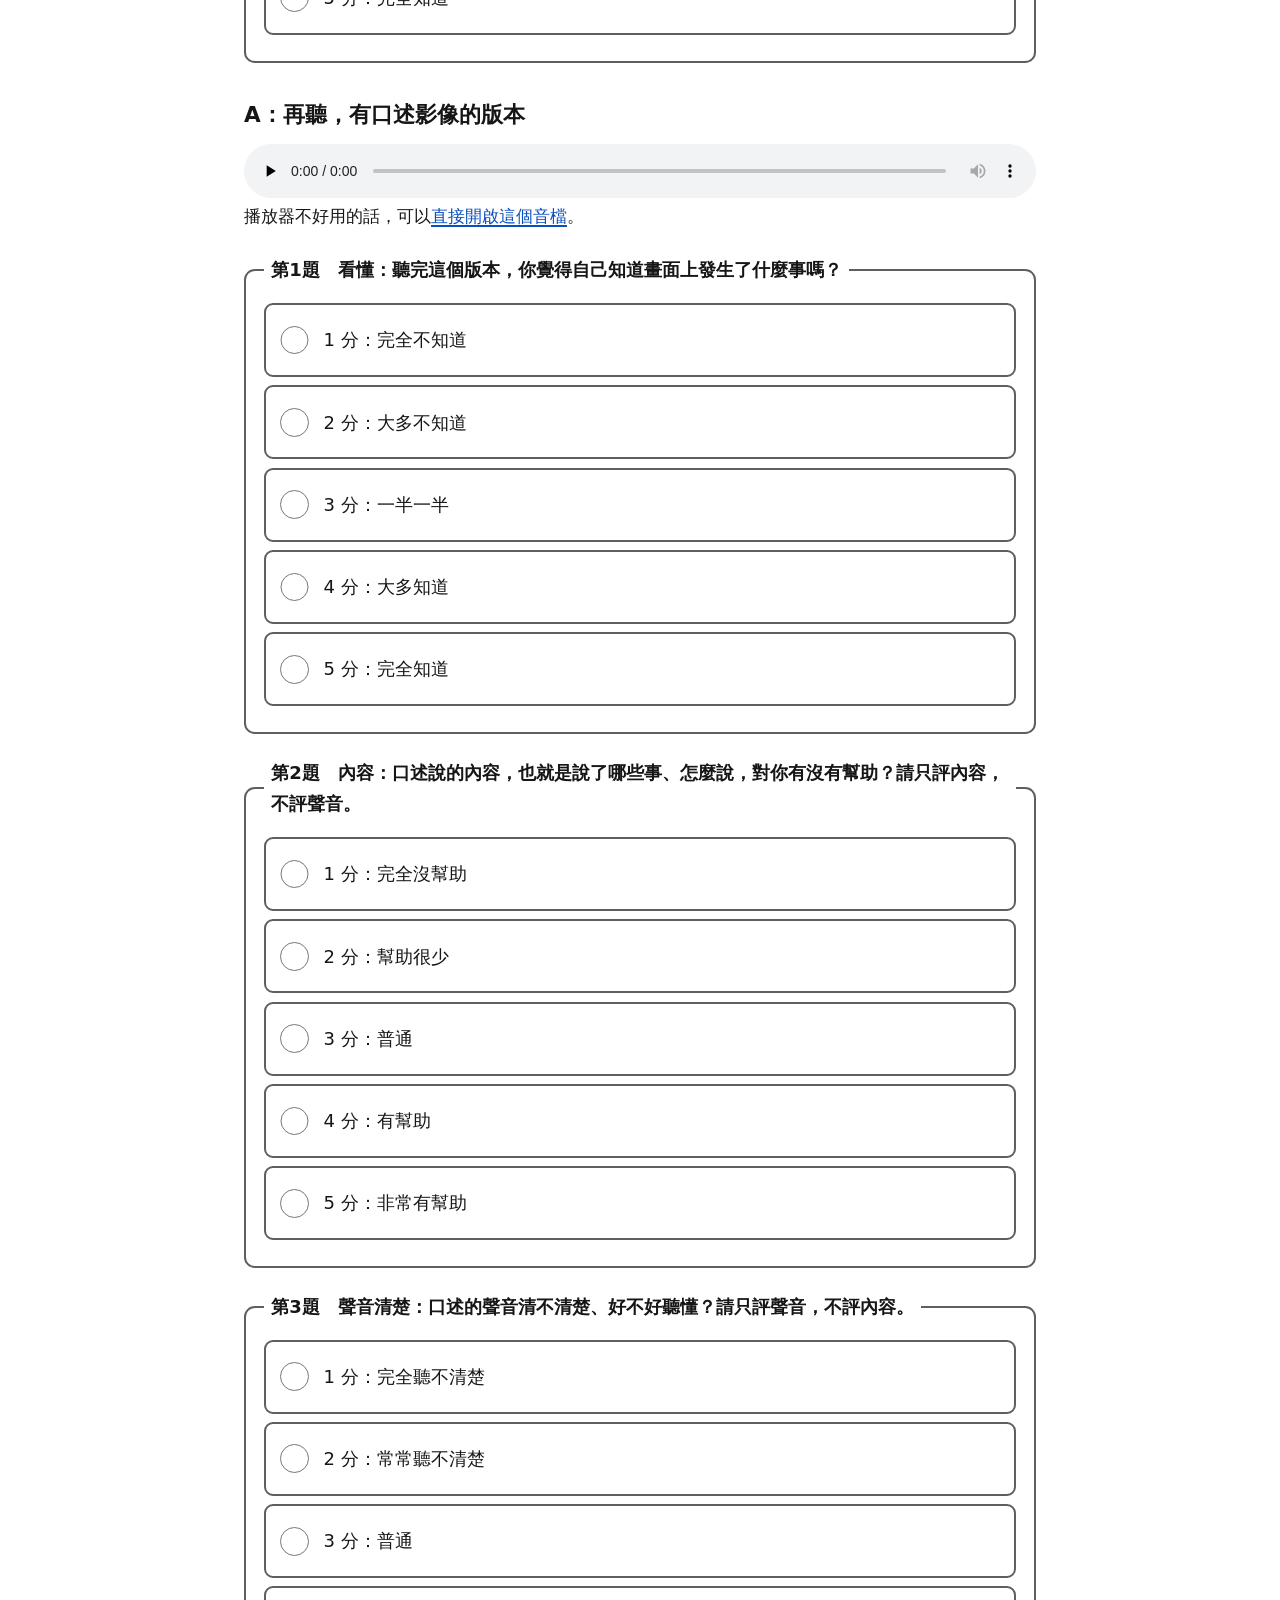
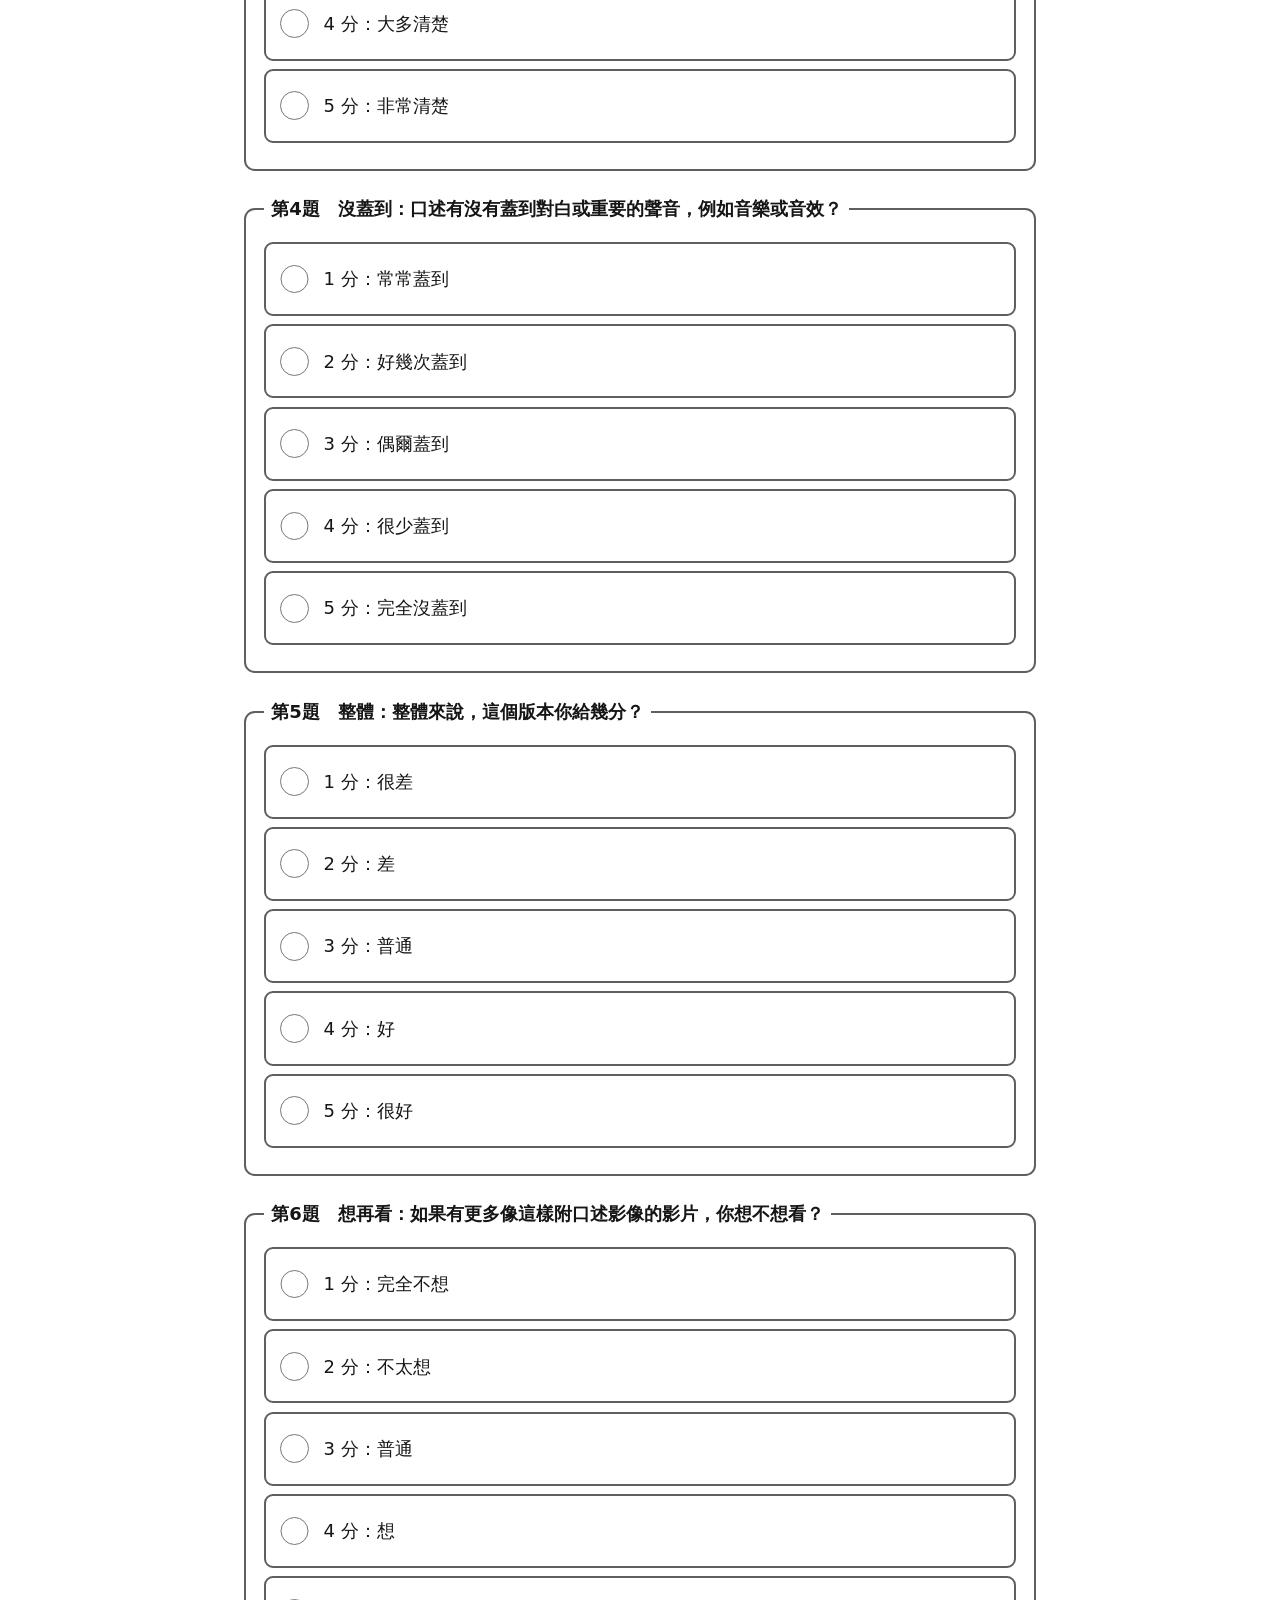
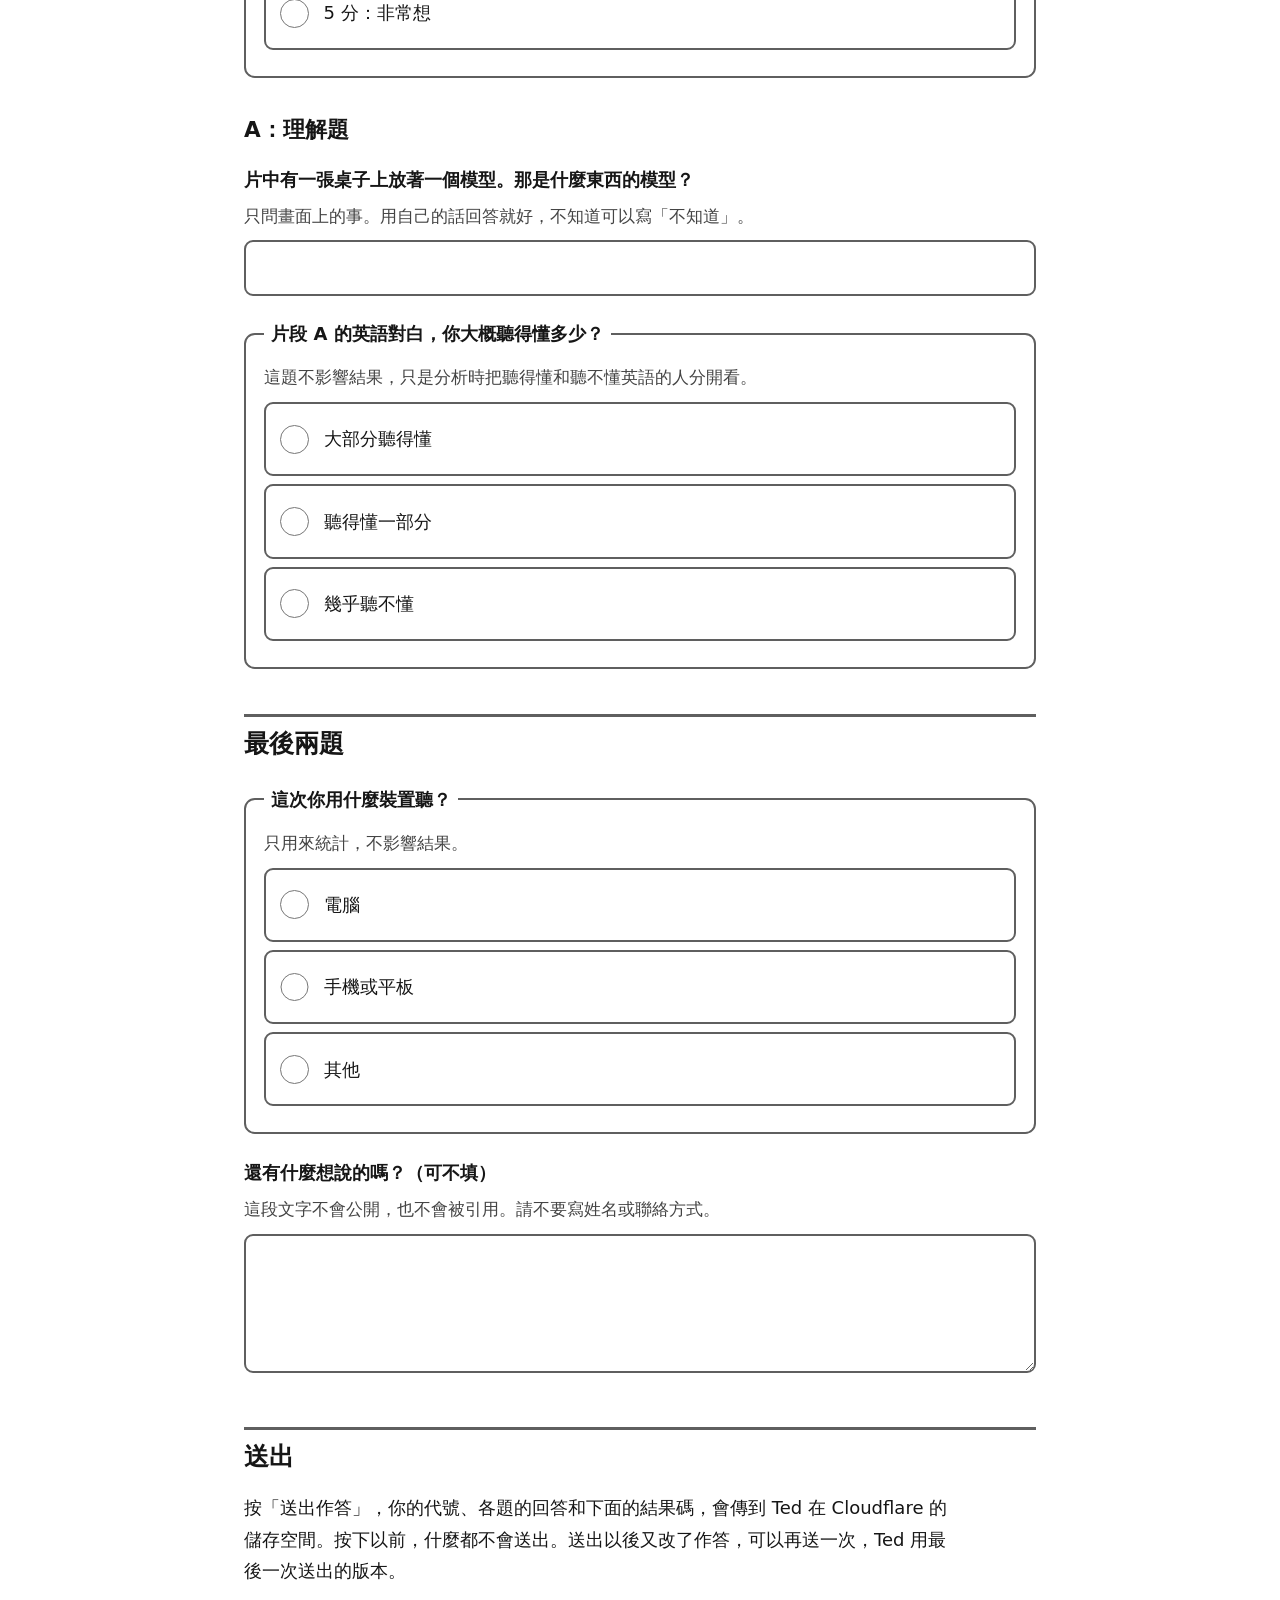
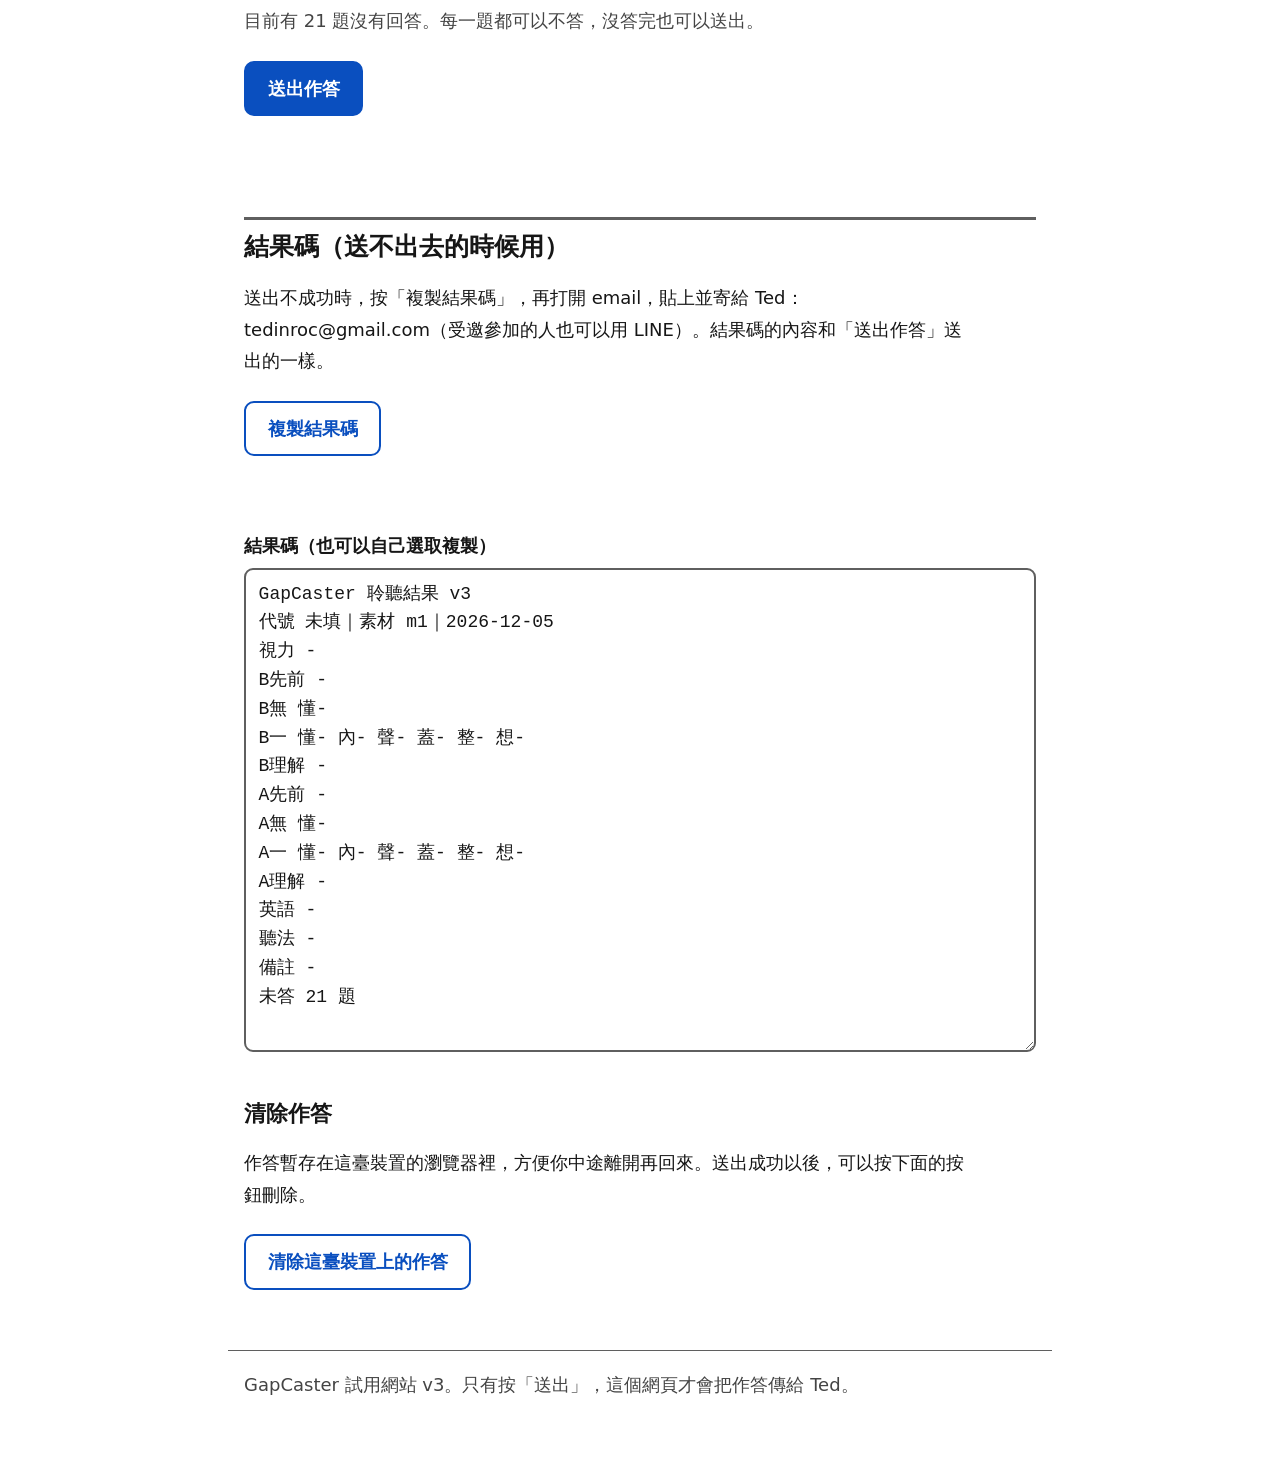
<file: listen.html>
<!doctype html>
<html lang="zh-Hant-TW">
<head>
<meta charset="utf-8">
<meta name="viewport" content="width=device-width, initial-scale=1">
<meta http-equiv="Content-Security-Policy" content="default-src 'self'; script-src 'self'; style-src 'self'; media-src 'self'; img-src 'self'; connect-src https://gapcaster-trial-inbox.pages.dev; form-action 'none'; base-uri 'none'; object-src 'none'">
<meta name="robots" content="noindex, nofollow">
<meta name="referrer" content="no-referrer">
<meta name="color-scheme" content="light dark">
<title>聆聽試用｜GapCaster</title>
<link rel="stylesheet" href="assets/site.css">
</head>
<body>
<a class="skip" href="#main">跳到主要內容</a>
<header class="site-header"><nav aria-label="網站"><a href="index.html">GapCaster 口述影像試用</a></nav></header>
<main id="main">

<!-- Generated by tools/build.py. Edit the source there, then rebuild. -->

<h1>口述影像聆聽試用</h1>
<p id="who" class="panel">還沒有代號。受邀參加的人，請用 Ted 傳給你的個人連結開啟這一頁，或在下面輸入代號。公開參加的人，請先到<a href="join.html">參加頁</a>取得代號。</p>

<section aria-labelledby="h-start">
<h2 id="h-start">開始之前</h2>
<ul>
<li>試用時間是 2026 年 11 月 25 日（星期三）到 11 月 29 日（星期日）晚上 10 點（臺北時間）。請在這段時間內做完並按「送出作答」。試用結束以後，有口述影像的版本會從網站移除，就不能再播放。</li>
<li>請戴耳機，或在安靜的地方聽。</li>
<li>做完以前，請不要另外找這兩段片的影片來看；這一頁只用聲音。</li>
<li>最前面先回答一題：你的視力狀況。</li>
<li>每段片開始播放以前，請先回答一題：在這次試用以前，你有沒有聽過這段片的口述影像，或讀過、審閱過它的口述影像稿。</li>
<li>然後先聽沒有口述影像的版本，再聽有口述影像的版本。每個版本聽完，再回答它下面的題目。</li>
<li>口述影像是 AI 寫的草稿，用合成語音唸出來。</li>
<li>播放器不會自動播放，請自己按「播放」。每個版本都可以重聽。</li>
<li>每一題都可以不答。不想做了隨時可以停止。受邀參加的人，停止也照付酬勞；公開參加沒有酬勞。</li>
<li>全部做完，請在頁面最後按「送出作答」，作答會傳到 Ted 在 Cloudflare 的儲存空間。按下以前，作答只暫存在這臺裝置的瀏覽器，不會送出。送不出去的時候，可以改用「複製結果碼」，用 email 傳給 Ted：tedinroc@gmail.com（受邀參加的人也可以用 LINE）。</li>
<li>理解題和備註請不要寫姓名或聯絡方式。</li>
<li>參加前請先看<a href="consent.html">試用同意書</a>。</li>
</ul>

<div id="setup" hidden>
<h3 id="h-setup">輸入代號</h3>
<form id="setup-form" aria-labelledby="h-setup" novalidate>
<label class="block" for="in-code">你的代號（Ted 給你的，例如 L07；公開參加的人，用參加頁給你的代號：OL- 開頭，後面 5 個字）</label>
<input type="text" id="in-code" name="code" autocomplete="off" autocapitalize="characters" spellcheck="false">
<button type="submit" class="btn">用這個代號開始</button>
</form>
<p>公開參加、還沒有代號的人，請先到<a href="join.html">參加頁</a>。</p>
</div>
</section>


<section aria-labelledby="h-vision">
<h2 id="h-vision">先回答：視力狀況</h2>
<fieldset id="q-vision" data-line="視力" data-key="" data-field="vision" aria-describedby="q-vision-hint">
<legend>你的視力狀況是？</legend>
<p class="hint" id="q-vision-hint">這一題決定你的作答怎麼統計：選「全盲」或「低視能」，算進聽眾的結果；選「看得見」，另外統計，不和全盲、低視能的結果合在一起；選「不想說」，不放進聽眾的分析，只算人數。沒有回答這一題，當作「不想說」；受邀參加的人，改用報名時說的視力狀況。不論怎麼選，都可以照常做完。</p>
<label class="opt" for="q-vision-1"><input type="radio" id="q-vision-1" name="vision" value="全盲"> 全盲</label>
<label class="opt" for="q-vision-2"><input type="radio" id="q-vision-2" name="vision" value="低視能"> 低視能</label>
<label class="opt" for="q-vision-3"><input type="radio" id="q-vision-3" name="vision" value="看得見"> 看得見</label>
<label class="opt" for="q-vision-4"><input type="radio" id="q-vision-4" name="vision" value="不想說"> 不想說</label>
</fieldset>
</section>

<section aria-labelledby="h-B">
<h2 id="h-B">片段 B：《Spring》</h2>
<p>Blender 動畫，沒有對白，約 80 到 90 秒。</p>
<div>
<h3 id="h-B-pre">B：聽之前先回答</h3>
<fieldset id="q-B-pre" data-line="B先前" data-key="" data-field="B.exposure" aria-describedby="q-B-pre-hint">
<legend>在參加這次試用以前，你有沒有聽過《Spring》（片段 B）的口述影像，或讀過、審閱過它的口述影像稿？</legend>
<p class="hint" id="q-B-pre-hint">請在播放這段片以前回答。沒聽過也沒讀過，選「沒有」；記不清楚，選「不確定」。不論怎麼回答，都可以照常做完；受邀參加的人，酬勞也照付。</p>
<label class="opt" for="q-B-pre-1"><input type="radio" id="q-B-pre-1" name="B-pre" value="沒有"> 沒有</label>
<label class="opt" for="q-B-pre-2"><input type="radio" id="q-B-pre-2" name="B-pre" value="有"> 有</label>
<label class="opt" for="q-B-pre-3"><input type="radio" id="q-B-pre-3" name="B-pre" value="不確定"> 不確定</label>
</fieldset>
</div>
<div>
<h3 id="h-B-N">B：先聽，沒有口述影像的版本</h3>
<audio controls preload="none" src="media/B_noad.mp3" aria-labelledby="h-B-N"></audio>
<p class="fallback">播放器不好用的話，可以<a href="media/B_noad.mp3">直接開啟這個音檔</a>。</p>
<fieldset id="q-B-N-1" data-line="B無" data-key="懂" data-field="B.no_ad.understood">
<legend>看懂：聽完這個沒有口述影像的版本，你覺得自己知道畫面上發生了什麼事嗎？</legend>
<label class="opt" for="q-B-N-1-1"><input type="radio" id="q-B-N-1-1" name="B-N-1" value="1"> 1 分：完全不知道</label>
<label class="opt" for="q-B-N-1-2"><input type="radio" id="q-B-N-1-2" name="B-N-1" value="2"> 2 分：大多不知道</label>
<label class="opt" for="q-B-N-1-3"><input type="radio" id="q-B-N-1-3" name="B-N-1" value="3"> 3 分：一半一半</label>
<label class="opt" for="q-B-N-1-4"><input type="radio" id="q-B-N-1-4" name="B-N-1" value="4"> 4 分：大多知道</label>
<label class="opt" for="q-B-N-1-5"><input type="radio" id="q-B-N-1-5" name="B-N-1" value="5"> 5 分：完全知道</label>
</fieldset>
</div>
<div>
<h3 id="h-B-1">B：再聽，有口述影像的版本</h3>
<audio controls preload="none" src="media/B_ad.mp3" aria-labelledby="h-B-1"></audio>
<p class="fallback">播放器不好用的話，可以<a href="media/B_ad.mp3">直接開啟這個音檔</a>。</p>
<fieldset id="q-B-1-1" data-line="B一" data-key="懂" data-field="B.ad.understood">
<legend>第1題　看懂：聽完這個版本，你覺得自己知道畫面上發生了什麼事嗎？</legend>
<label class="opt" for="q-B-1-1-1"><input type="radio" id="q-B-1-1-1" name="B-1-1" value="1"> 1 分：完全不知道</label>
<label class="opt" for="q-B-1-1-2"><input type="radio" id="q-B-1-1-2" name="B-1-1" value="2"> 2 分：大多不知道</label>
<label class="opt" for="q-B-1-1-3"><input type="radio" id="q-B-1-1-3" name="B-1-1" value="3"> 3 分：一半一半</label>
<label class="opt" for="q-B-1-1-4"><input type="radio" id="q-B-1-1-4" name="B-1-1" value="4"> 4 分：大多知道</label>
<label class="opt" for="q-B-1-1-5"><input type="radio" id="q-B-1-1-5" name="B-1-1" value="5"> 5 分：完全知道</label>
</fieldset>
<fieldset id="q-B-1-2" data-line="B一" data-key="內" data-field="B.ad.content">
<legend>第2題　內容：口述說的內容，也就是說了哪些事、怎麼說，對你有沒有幫助？請只評內容，不評聲音。</legend>
<label class="opt" for="q-B-1-2-1"><input type="radio" id="q-B-1-2-1" name="B-1-2" value="1"> 1 分：完全沒幫助</label>
<label class="opt" for="q-B-1-2-2"><input type="radio" id="q-B-1-2-2" name="B-1-2" value="2"> 2 分：幫助很少</label>
<label class="opt" for="q-B-1-2-3"><input type="radio" id="q-B-1-2-3" name="B-1-2" value="3"> 3 分：普通</label>
<label class="opt" for="q-B-1-2-4"><input type="radio" id="q-B-1-2-4" name="B-1-2" value="4"> 4 分：有幫助</label>
<label class="opt" for="q-B-1-2-5"><input type="radio" id="q-B-1-2-5" name="B-1-2" value="5"> 5 分：非常有幫助</label>
</fieldset>
<fieldset id="q-B-1-3" data-line="B一" data-key="聲" data-field="B.ad.clarity">
<legend>第3題　聲音清楚：口述的聲音清不清楚、好不好聽懂？請只評聲音，不評內容。</legend>
<label class="opt" for="q-B-1-3-1"><input type="radio" id="q-B-1-3-1" name="B-1-3" value="1"> 1 分：完全聽不清楚</label>
<label class="opt" for="q-B-1-3-2"><input type="radio" id="q-B-1-3-2" name="B-1-3" value="2"> 2 分：常常聽不清楚</label>
<label class="opt" for="q-B-1-3-3"><input type="radio" id="q-B-1-3-3" name="B-1-3" value="3"> 3 分：普通</label>
<label class="opt" for="q-B-1-3-4"><input type="radio" id="q-B-1-3-4" name="B-1-3" value="4"> 4 分：大多清楚</label>
<label class="opt" for="q-B-1-3-5"><input type="radio" id="q-B-1-3-5" name="B-1-3" value="5"> 5 分：非常清楚</label>
</fieldset>
<fieldset id="q-B-1-4" data-line="B一" data-key="蓋" data-field="B.ad.not_covered">
<legend>第4題　沒蓋到：口述有沒有蓋到對白或重要的聲音，例如音樂或音效？</legend>
<label class="opt" for="q-B-1-4-1"><input type="radio" id="q-B-1-4-1" name="B-1-4" value="1"> 1 分：常常蓋到</label>
<label class="opt" for="q-B-1-4-2"><input type="radio" id="q-B-1-4-2" name="B-1-4" value="2"> 2 分：好幾次蓋到</label>
<label class="opt" for="q-B-1-4-3"><input type="radio" id="q-B-1-4-3" name="B-1-4" value="3"> 3 分：偶爾蓋到</label>
<label class="opt" for="q-B-1-4-4"><input type="radio" id="q-B-1-4-4" name="B-1-4" value="4"> 4 分：很少蓋到</label>
<label class="opt" for="q-B-1-4-5"><input type="radio" id="q-B-1-4-5" name="B-1-4" value="5"> 5 分：完全沒蓋到</label>
</fieldset>
<fieldset id="q-B-1-5" data-line="B一" data-key="整" data-field="B.ad.overall">
<legend>第5題　整體：整體來說，這個版本你給幾分？</legend>
<label class="opt" for="q-B-1-5-1"><input type="radio" id="q-B-1-5-1" name="B-1-5" value="1"> 1 分：很差</label>
<label class="opt" for="q-B-1-5-2"><input type="radio" id="q-B-1-5-2" name="B-1-5" value="2"> 2 分：差</label>
<label class="opt" for="q-B-1-5-3"><input type="radio" id="q-B-1-5-3" name="B-1-5" value="3"> 3 分：普通</label>
<label class="opt" for="q-B-1-5-4"><input type="radio" id="q-B-1-5-4" name="B-1-5" value="4"> 4 分：好</label>
<label class="opt" for="q-B-1-5-5"><input type="radio" id="q-B-1-5-5" name="B-1-5" value="5"> 5 分：很好</label>
</fieldset>
<fieldset id="q-B-1-6" data-line="B一" data-key="想" data-field="B.ad.want_more">
<legend>第6題　想再看：如果有更多像這樣附口述影像的影片，你想不想看？</legend>
<label class="opt" for="q-B-1-6-1"><input type="radio" id="q-B-1-6-1" name="B-1-6" value="1"> 1 分：完全不想</label>
<label class="opt" for="q-B-1-6-2"><input type="radio" id="q-B-1-6-2" name="B-1-6" value="2"> 2 分：不太想</label>
<label class="opt" for="q-B-1-6-3"><input type="radio" id="q-B-1-6-3" name="B-1-6" value="3"> 3 分：普通</label>
<label class="opt" for="q-B-1-6-4"><input type="radio" id="q-B-1-6-4" name="B-1-6" value="4"> 4 分：想</label>
<label class="opt" for="q-B-1-6-5"><input type="radio" id="q-B-1-6-5" name="B-1-6" value="5"> 5 分：非常想</label>
</fieldset>
</div>
<h3 id="h-B-comp">B：理解題</h3>
<label class="block" for="q-B-comp">片中的女孩手上一直拿著什麼東西？</label>
<p class="hint" id="q-B-comp-hint">只問畫面上的事。用自己的話回答就好，不知道可以寫「不知道」。</p>
<input type="text" id="q-B-comp" name="B-comp" data-line="B理解" data-field="B.comprehension" aria-describedby="q-B-comp-hint" autocomplete="off">
</section>

<section aria-labelledby="h-A">
<h2 id="h-A">片段 A：<span lang="en">Tears of Steel</span></h2>
<p>科幻短片的開頭 0:00 到 1:22，有英語對白。</p>
<div>
<h3 id="h-A-pre">A：聽之前先回答</h3>
<fieldset id="q-A-pre" data-line="A先前" data-key="" data-field="A.exposure" aria-describedby="q-A-pre-hint">
<legend>在參加這次試用以前，你有沒有聽過 <span lang="en">Tears of Steel</span>（片段 A）的口述影像，或讀過、審閱過它的口述影像稿？</legend>
<p class="hint" id="q-A-pre-hint">請在播放這段片以前回答。沒聽過也沒讀過，選「沒有」；記不清楚，選「不確定」。不論怎麼回答，都可以照常做完；受邀參加的人，酬勞也照付。</p>
<label class="opt" for="q-A-pre-1"><input type="radio" id="q-A-pre-1" name="A-pre" value="沒有"> 沒有</label>
<label class="opt" for="q-A-pre-2"><input type="radio" id="q-A-pre-2" name="A-pre" value="有"> 有</label>
<label class="opt" for="q-A-pre-3"><input type="radio" id="q-A-pre-3" name="A-pre" value="不確定"> 不確定</label>
</fieldset>
</div>
<div>
<h3 id="h-A-N">A：先聽，沒有口述影像的版本</h3>
<audio controls preload="none" src="media/A_noad.mp3" aria-labelledby="h-A-N"></audio>
<p class="fallback">播放器不好用的話，可以<a href="media/A_noad.mp3">直接開啟這個音檔</a>。</p>
<fieldset id="q-A-N-1" data-line="A無" data-key="懂" data-field="A.no_ad.understood">
<legend>看懂：聽完這個沒有口述影像的版本，你覺得自己知道畫面上發生了什麼事嗎？</legend>
<label class="opt" for="q-A-N-1-1"><input type="radio" id="q-A-N-1-1" name="A-N-1" value="1"> 1 分：完全不知道</label>
<label class="opt" for="q-A-N-1-2"><input type="radio" id="q-A-N-1-2" name="A-N-1" value="2"> 2 分：大多不知道</label>
<label class="opt" for="q-A-N-1-3"><input type="radio" id="q-A-N-1-3" name="A-N-1" value="3"> 3 分：一半一半</label>
<label class="opt" for="q-A-N-1-4"><input type="radio" id="q-A-N-1-4" name="A-N-1" value="4"> 4 分：大多知道</label>
<label class="opt" for="q-A-N-1-5"><input type="radio" id="q-A-N-1-5" name="A-N-1" value="5"> 5 分：完全知道</label>
</fieldset>
</div>
<div>
<h3 id="h-A-1">A：再聽，有口述影像的版本</h3>
<audio controls preload="none" src="media/A_ad.mp3" aria-labelledby="h-A-1"></audio>
<p class="fallback">播放器不好用的話，可以<a href="media/A_ad.mp3">直接開啟這個音檔</a>。</p>
<fieldset id="q-A-1-1" data-line="A一" data-key="懂" data-field="A.ad.understood">
<legend>第1題　看懂：聽完這個版本，你覺得自己知道畫面上發生了什麼事嗎？</legend>
<label class="opt" for="q-A-1-1-1"><input type="radio" id="q-A-1-1-1" name="A-1-1" value="1"> 1 分：完全不知道</label>
<label class="opt" for="q-A-1-1-2"><input type="radio" id="q-A-1-1-2" name="A-1-1" value="2"> 2 分：大多不知道</label>
<label class="opt" for="q-A-1-1-3"><input type="radio" id="q-A-1-1-3" name="A-1-1" value="3"> 3 分：一半一半</label>
<label class="opt" for="q-A-1-1-4"><input type="radio" id="q-A-1-1-4" name="A-1-1" value="4"> 4 分：大多知道</label>
<label class="opt" for="q-A-1-1-5"><input type="radio" id="q-A-1-1-5" name="A-1-1" value="5"> 5 分：完全知道</label>
</fieldset>
<fieldset id="q-A-1-2" data-line="A一" data-key="內" data-field="A.ad.content">
<legend>第2題　內容：口述說的內容，也就是說了哪些事、怎麼說，對你有沒有幫助？請只評內容，不評聲音。</legend>
<label class="opt" for="q-A-1-2-1"><input type="radio" id="q-A-1-2-1" name="A-1-2" value="1"> 1 分：完全沒幫助</label>
<label class="opt" for="q-A-1-2-2"><input type="radio" id="q-A-1-2-2" name="A-1-2" value="2"> 2 分：幫助很少</label>
<label class="opt" for="q-A-1-2-3"><input type="radio" id="q-A-1-2-3" name="A-1-2" value="3"> 3 分：普通</label>
<label class="opt" for="q-A-1-2-4"><input type="radio" id="q-A-1-2-4" name="A-1-2" value="4"> 4 分：有幫助</label>
<label class="opt" for="q-A-1-2-5"><input type="radio" id="q-A-1-2-5" name="A-1-2" value="5"> 5 分：非常有幫助</label>
</fieldset>
<fieldset id="q-A-1-3" data-line="A一" data-key="聲" data-field="A.ad.clarity">
<legend>第3題　聲音清楚：口述的聲音清不清楚、好不好聽懂？請只評聲音，不評內容。</legend>
<label class="opt" for="q-A-1-3-1"><input type="radio" id="q-A-1-3-1" name="A-1-3" value="1"> 1 分：完全聽不清楚</label>
<label class="opt" for="q-A-1-3-2"><input type="radio" id="q-A-1-3-2" name="A-1-3" value="2"> 2 分：常常聽不清楚</label>
<label class="opt" for="q-A-1-3-3"><input type="radio" id="q-A-1-3-3" name="A-1-3" value="3"> 3 分：普通</label>
<label class="opt" for="q-A-1-3-4"><input type="radio" id="q-A-1-3-4" name="A-1-3" value="4"> 4 分：大多清楚</label>
<label class="opt" for="q-A-1-3-5"><input type="radio" id="q-A-1-3-5" name="A-1-3" value="5"> 5 分：非常清楚</label>
</fieldset>
<fieldset id="q-A-1-4" data-line="A一" data-key="蓋" data-field="A.ad.not_covered">
<legend>第4題　沒蓋到：口述有沒有蓋到對白或重要的聲音，例如音樂或音效？</legend>
<label class="opt" for="q-A-1-4-1"><input type="radio" id="q-A-1-4-1" name="A-1-4" value="1"> 1 分：常常蓋到</label>
<label class="opt" for="q-A-1-4-2"><input type="radio" id="q-A-1-4-2" name="A-1-4" value="2"> 2 分：好幾次蓋到</label>
<label class="opt" for="q-A-1-4-3"><input type="radio" id="q-A-1-4-3" name="A-1-4" value="3"> 3 分：偶爾蓋到</label>
<label class="opt" for="q-A-1-4-4"><input type="radio" id="q-A-1-4-4" name="A-1-4" value="4"> 4 分：很少蓋到</label>
<label class="opt" for="q-A-1-4-5"><input type="radio" id="q-A-1-4-5" name="A-1-4" value="5"> 5 分：完全沒蓋到</label>
</fieldset>
<fieldset id="q-A-1-5" data-line="A一" data-key="整" data-field="A.ad.overall">
<legend>第5題　整體：整體來說，這個版本你給幾分？</legend>
<label class="opt" for="q-A-1-5-1"><input type="radio" id="q-A-1-5-1" name="A-1-5" value="1"> 1 分：很差</label>
<label class="opt" for="q-A-1-5-2"><input type="radio" id="q-A-1-5-2" name="A-1-5" value="2"> 2 分：差</label>
<label class="opt" for="q-A-1-5-3"><input type="radio" id="q-A-1-5-3" name="A-1-5" value="3"> 3 分：普通</label>
<label class="opt" for="q-A-1-5-4"><input type="radio" id="q-A-1-5-4" name="A-1-5" value="4"> 4 分：好</label>
<label class="opt" for="q-A-1-5-5"><input type="radio" id="q-A-1-5-5" name="A-1-5" value="5"> 5 分：很好</label>
</fieldset>
<fieldset id="q-A-1-6" data-line="A一" data-key="想" data-field="A.ad.want_more">
<legend>第6題　想再看：如果有更多像這樣附口述影像的影片，你想不想看？</legend>
<label class="opt" for="q-A-1-6-1"><input type="radio" id="q-A-1-6-1" name="A-1-6" value="1"> 1 分：完全不想</label>
<label class="opt" for="q-A-1-6-2"><input type="radio" id="q-A-1-6-2" name="A-1-6" value="2"> 2 分：不太想</label>
<label class="opt" for="q-A-1-6-3"><input type="radio" id="q-A-1-6-3" name="A-1-6" value="3"> 3 分：普通</label>
<label class="opt" for="q-A-1-6-4"><input type="radio" id="q-A-1-6-4" name="A-1-6" value="4"> 4 分：想</label>
<label class="opt" for="q-A-1-6-5"><input type="radio" id="q-A-1-6-5" name="A-1-6" value="5"> 5 分：非常想</label>
</fieldset>
</div>
<h3 id="h-A-comp">A：理解題</h3>
<label class="block" for="q-A-comp">片中有一張桌子上放著一個模型。那是什麼東西的模型？</label>
<p class="hint" id="q-A-comp-hint">只問畫面上的事。用自己的話回答就好，不知道可以寫「不知道」。</p>
<input type="text" id="q-A-comp" name="A-comp" data-line="A理解" data-field="A.comprehension" aria-describedby="q-A-comp-hint" autocomplete="off">
<fieldset id="q-A-en" data-line="英語" data-key="" data-field="A.english" aria-describedby="q-A-en-hint">
<legend>片段 A 的英語對白，你大概聽得懂多少？</legend>
<p class="hint" id="q-A-en-hint">這題不影響結果，只是分析時把聽得懂和聽不懂英語的人分開看。</p>
<label class="opt" for="q-A-en-1"><input type="radio" id="q-A-en-1" name="A-en" value="大部分聽得懂"> 大部分聽得懂</label>
<label class="opt" for="q-A-en-2"><input type="radio" id="q-A-en-2" name="A-en" value="聽得懂一部分"> 聽得懂一部分</label>
<label class="opt" for="q-A-en-3"><input type="radio" id="q-A-en-3" name="A-en" value="幾乎聽不懂"> 幾乎聽不懂</label>
</fieldset>
</section>

<section aria-labelledby="h-end">
<h2 id="h-end">最後兩題</h2>
<fieldset id="q-method" data-line="聽法" data-key="" data-field="method" aria-describedby="q-method-hint">
<legend>這次你用什麼裝置聽？</legend>
<p class="hint" id="q-method-hint">只用來統計，不影響結果。</p>
<label class="opt" for="q-method-1"><input type="radio" id="q-method-1" name="method" value="電腦"> 電腦</label>
<label class="opt" for="q-method-2"><input type="radio" id="q-method-2" name="method" value="手機或平板"> 手機或平板</label>
<label class="opt" for="q-method-3"><input type="radio" id="q-method-3" name="method" value="其他"> 其他</label>
</fieldset>
<label class="block" for="q-comment">還有什麼想說的嗎？（可不填）</label>
<p class="hint" id="q-comment-hint">這段文字不會公開，也不會被引用。請不要寫姓名或聯絡方式。</p>
<textarea id="q-comment" name="comment" data-line="備註" data-field="comment" aria-describedby="q-comment-hint" rows="4"></textarea>
</section>


<section aria-labelledby="h-send">
<h2 id="h-send">送出</h2>
<p>按「送出作答」，你的代號、各題的回答和下面的結果碼，會傳到 Ted 在 Cloudflare 的儲存空間。按下以前，什麼都不會送出。送出以後又改了作答，可以再送一次，Ted 用最後一次送出的版本。</p>
<p id="unanswered" class="muted"></p>
<div class="btn-row">
<button type="button" class="btn" id="send">送出作答</button>
</div>
<p id="send-status" class="status" role="status" aria-live="polite"></p>
<p id="send-receipt" class="muted"></p>
<div id="send-help" class="warn" hidden>
<p>送不出去也沒關係，作答還在這臺裝置上。可以稍後再按一次「送出作答」，或用下面的「複製結果碼」，貼到 email 寄給 Ted：tedinroc@gmail.com（受邀參加的人也可以用 LINE）。用 email 或 LINE 傳，Ted 會看到你的 email 地址或 LINE 名稱。</p>
</div>
</section>

<section aria-labelledby="h-result">
<h2 id="h-result">結果碼（送不出去的時候用）</h2>
<p>送出不成功時，按「複製結果碼」，再打開 email，貼上並寄給 Ted：tedinroc@gmail.com（受邀參加的人也可以用 LINE）。結果碼的內容和「送出作答」送出的一樣。</p>
<div class="btn-row">
<button type="button" class="btn secondary" id="copy">複製結果碼</button>
<button type="button" class="btn secondary" id="share" hidden>分享結果碼（手機）</button>
</div>
<p id="status" class="status" role="status" aria-live="polite"></p>
<label class="block" for="code-out">結果碼（也可以自己選取複製）</label>
<textarea id="code-out" class="code" readonly rows="16"></textarea>

<h3 id="h-clear">清除作答</h3>
<p>作答暫存在這臺裝置的瀏覽器裡，方便你中途離開再回來。送出成功以後，可以按下面的按鈕刪除。</p>
<button type="button" class="btn secondary" id="clear">清除這臺裝置上的作答</button>
</section>

</main>
<footer class="site-footer">
<p>GapCaster 試用網站 v3。只有按「送出」，這個網頁才會把作答傳給 Ted。</p>
</footer>
<script src="assets/common.js"></script>
<script src="assets/listen.js"></script>
</body>
</html>
</file>
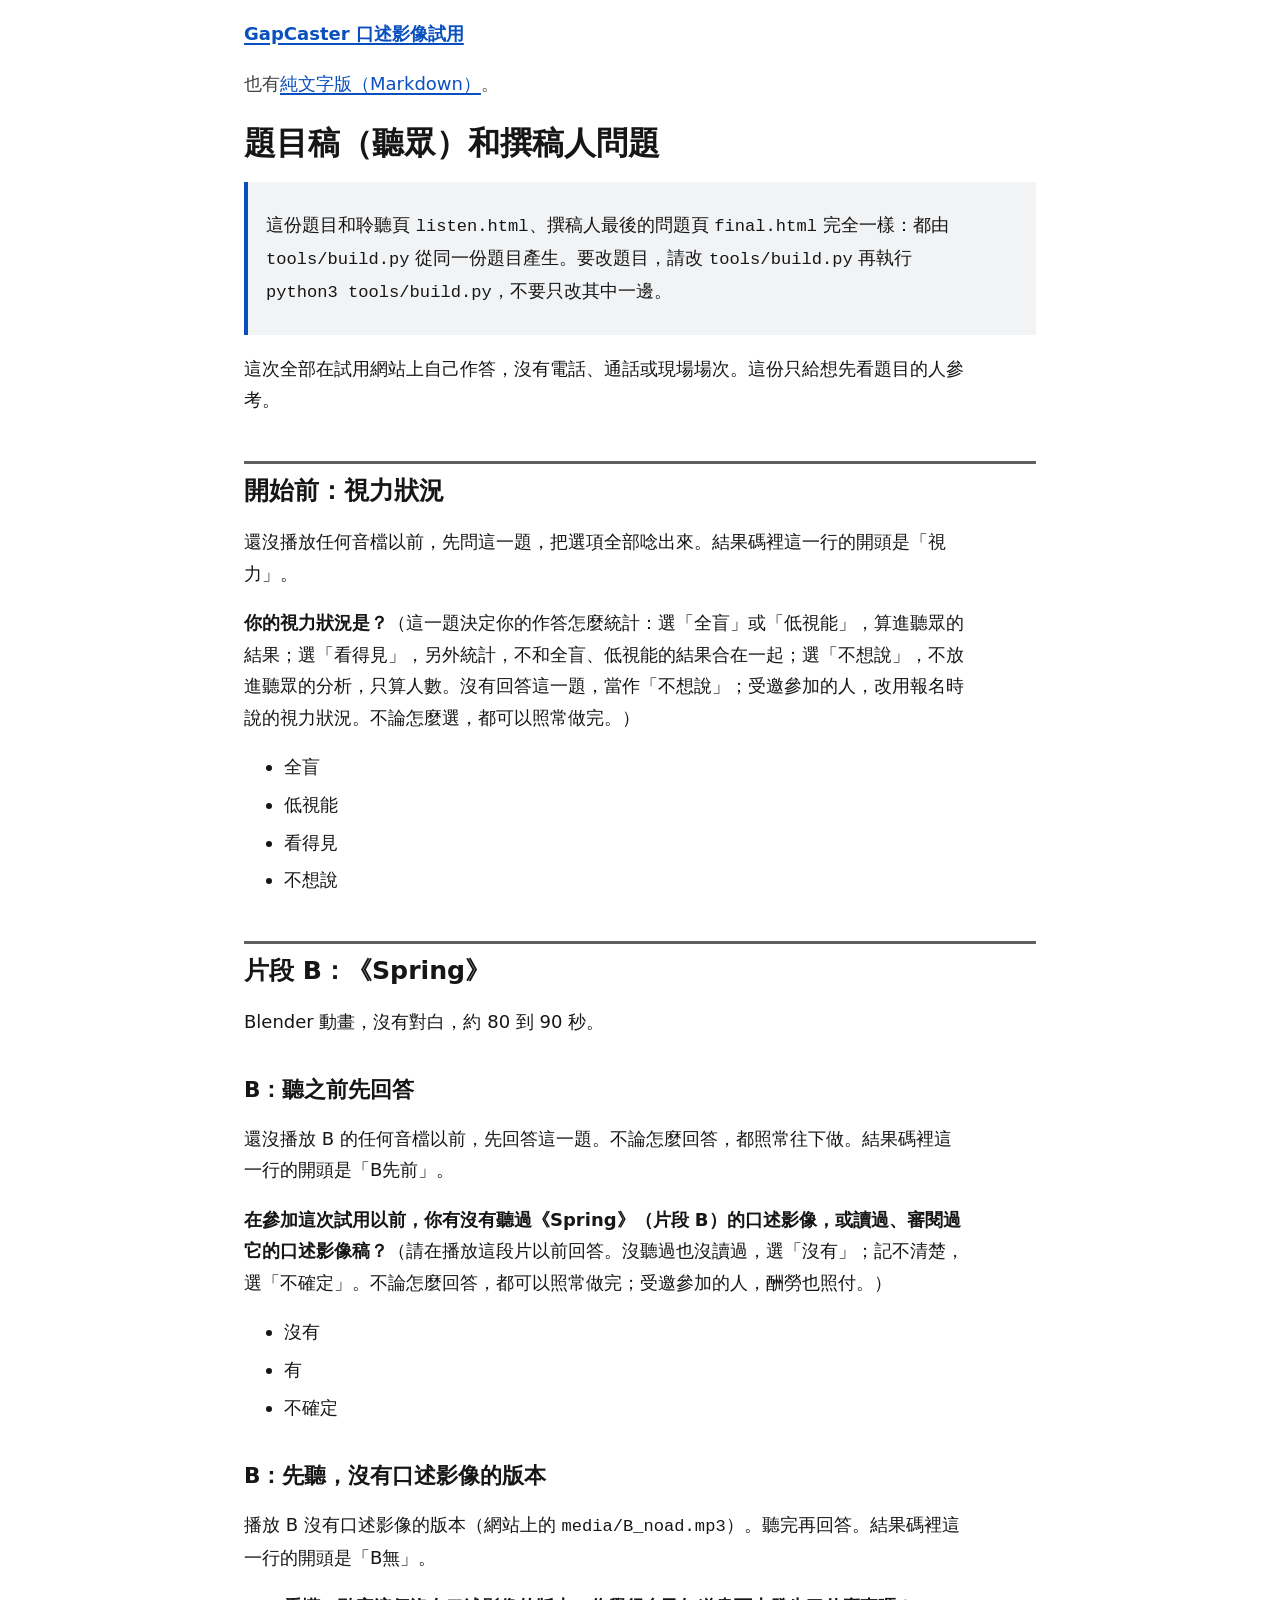
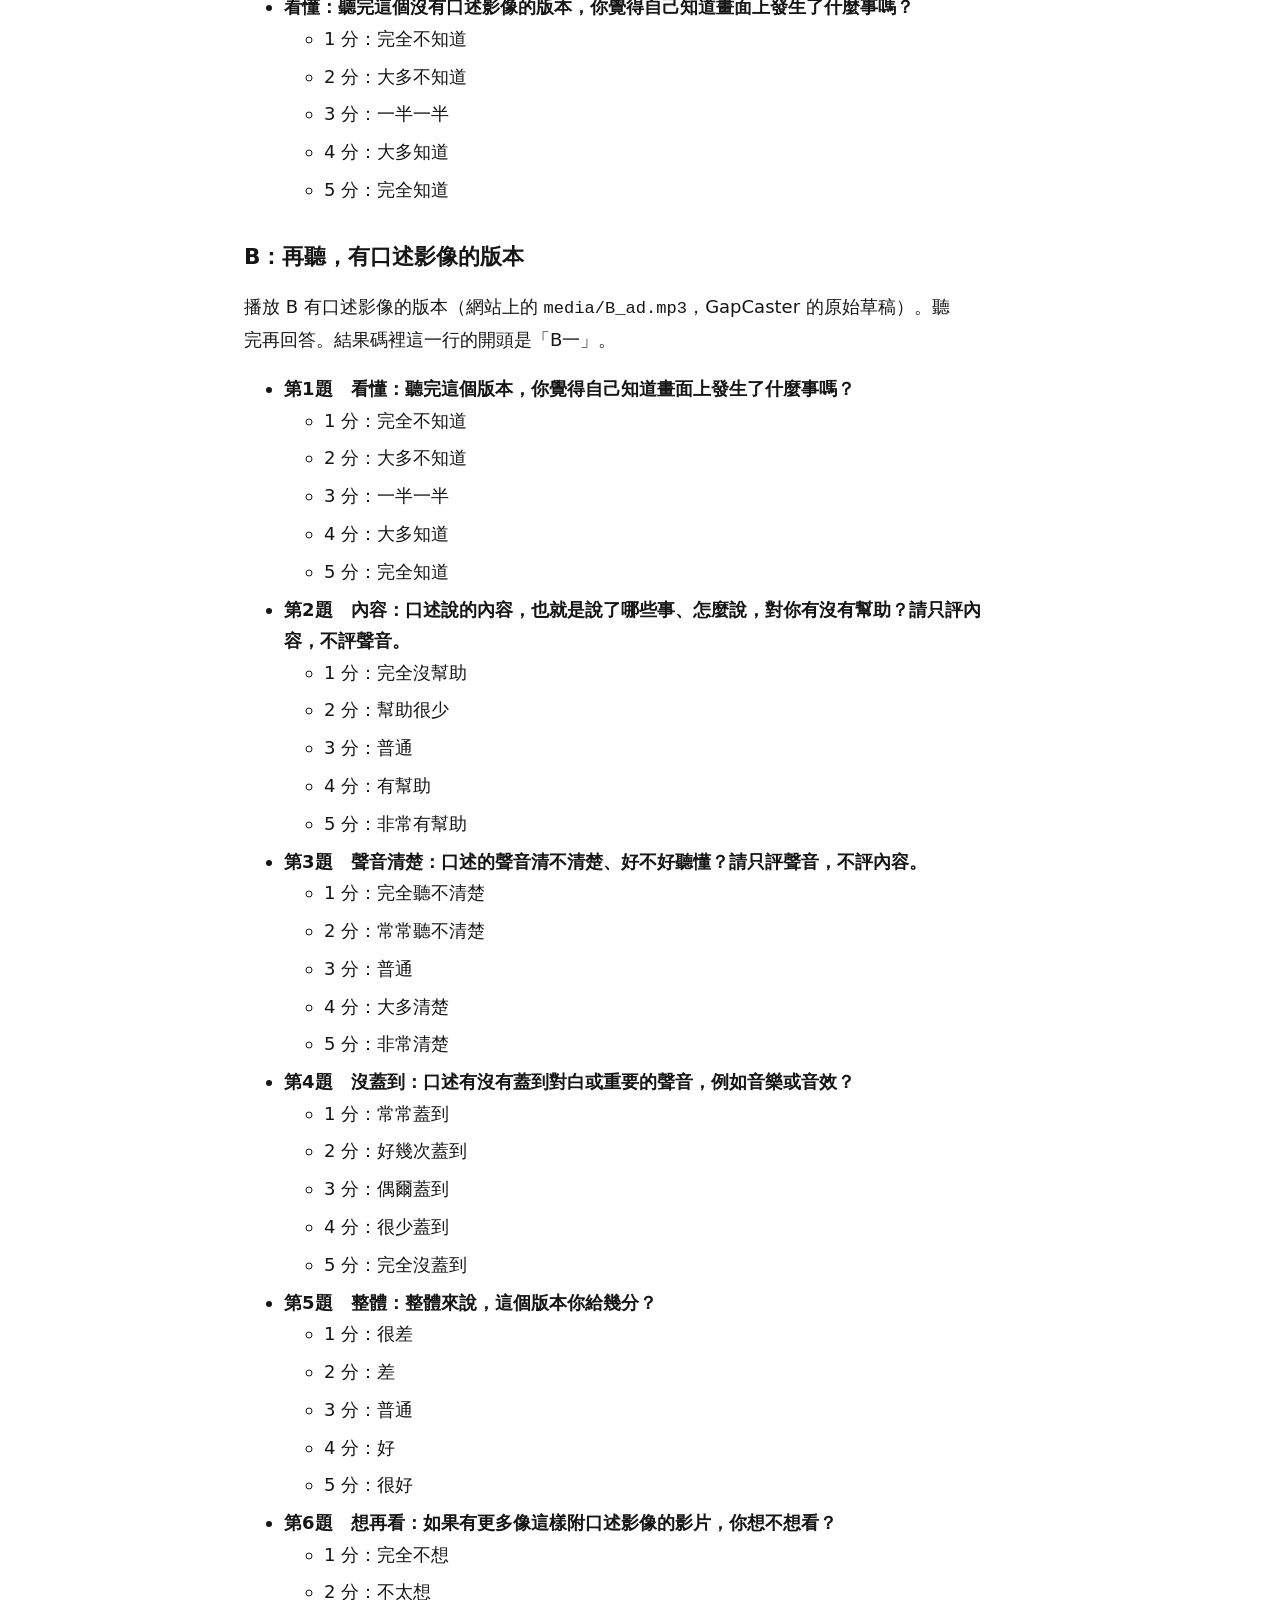
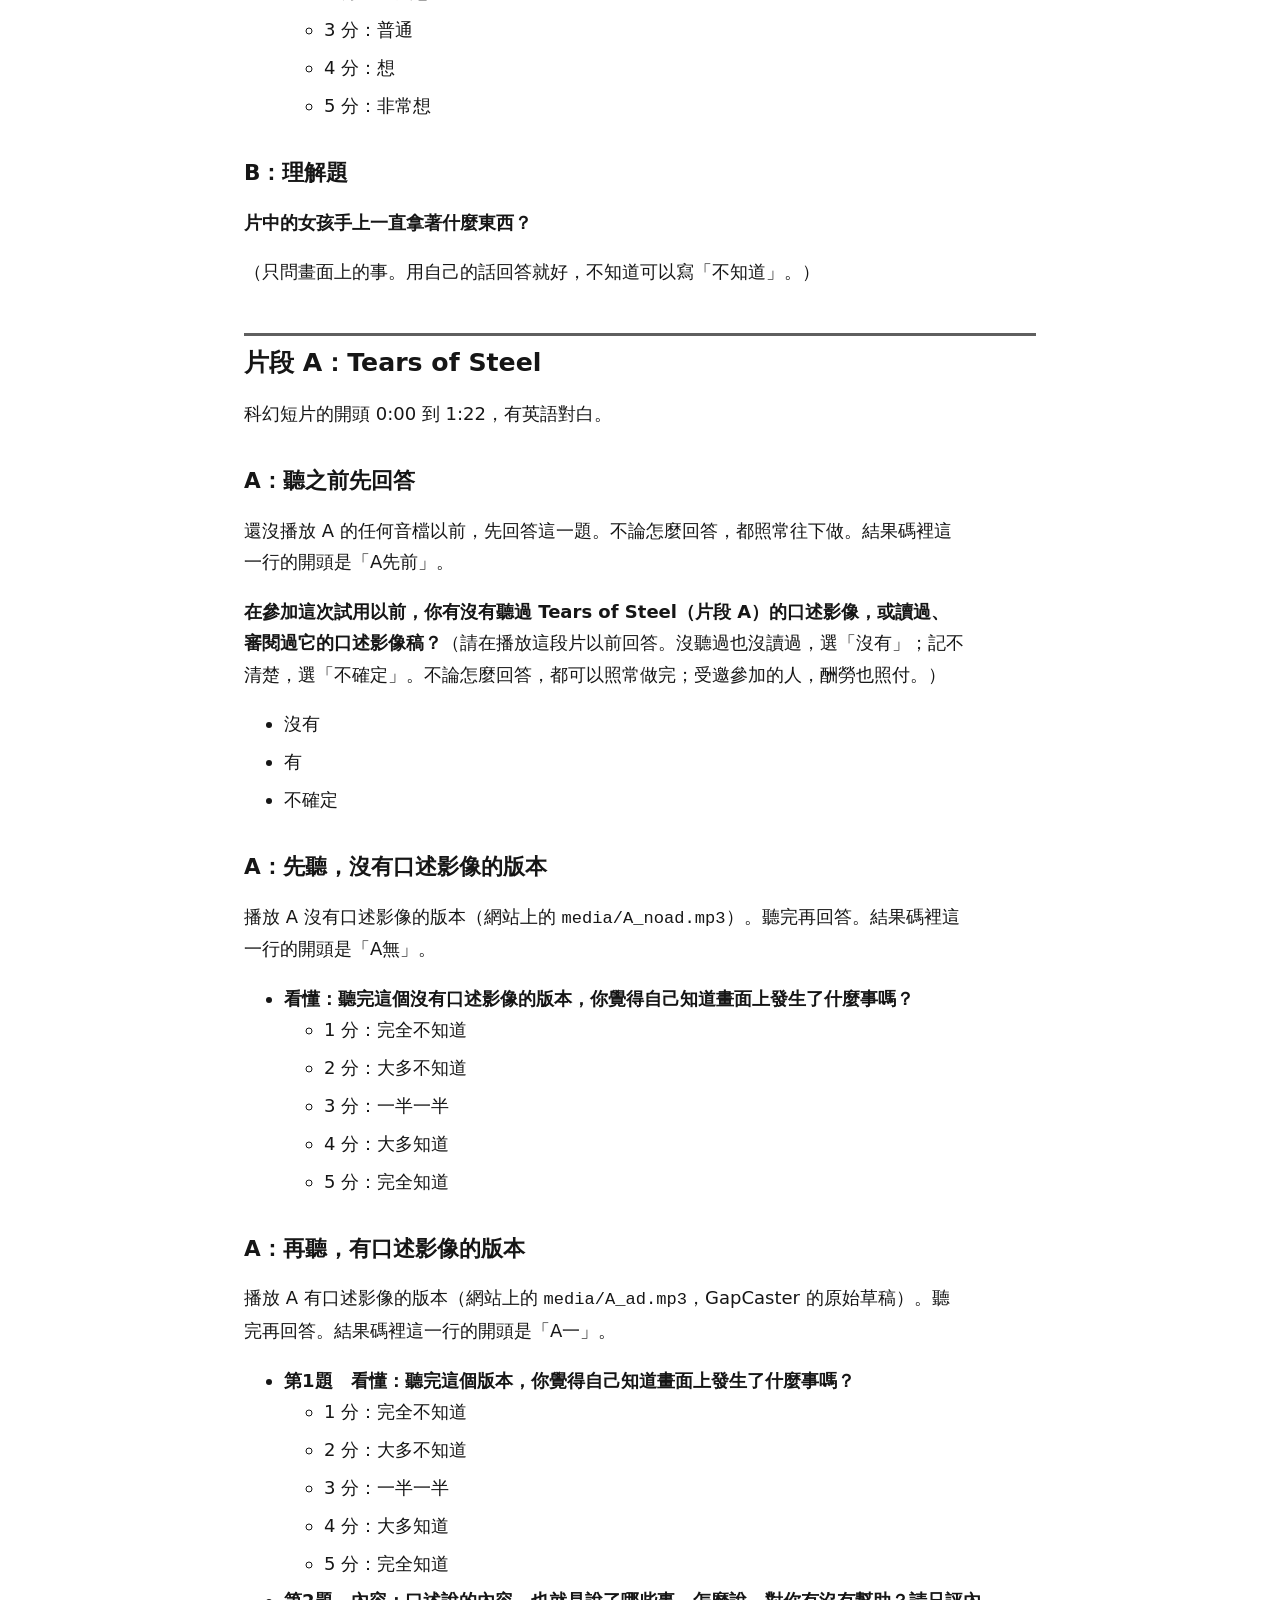
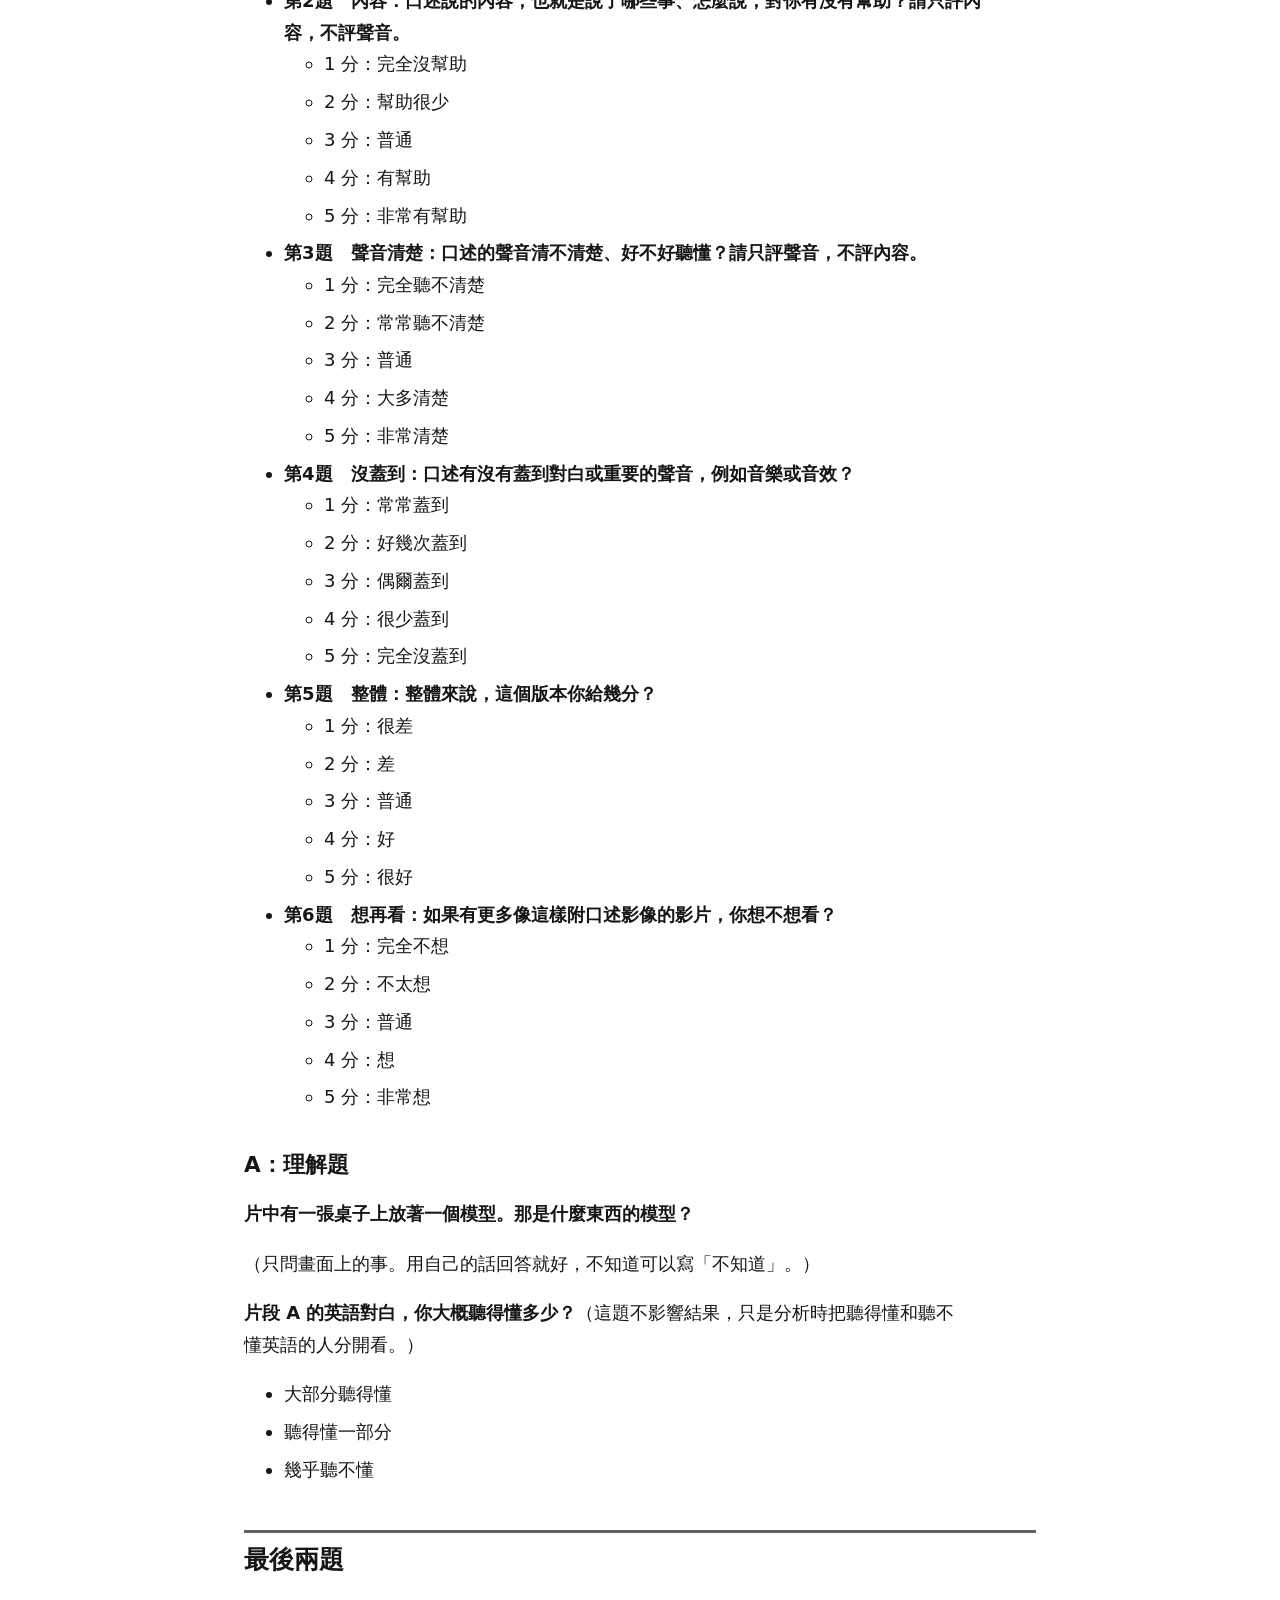
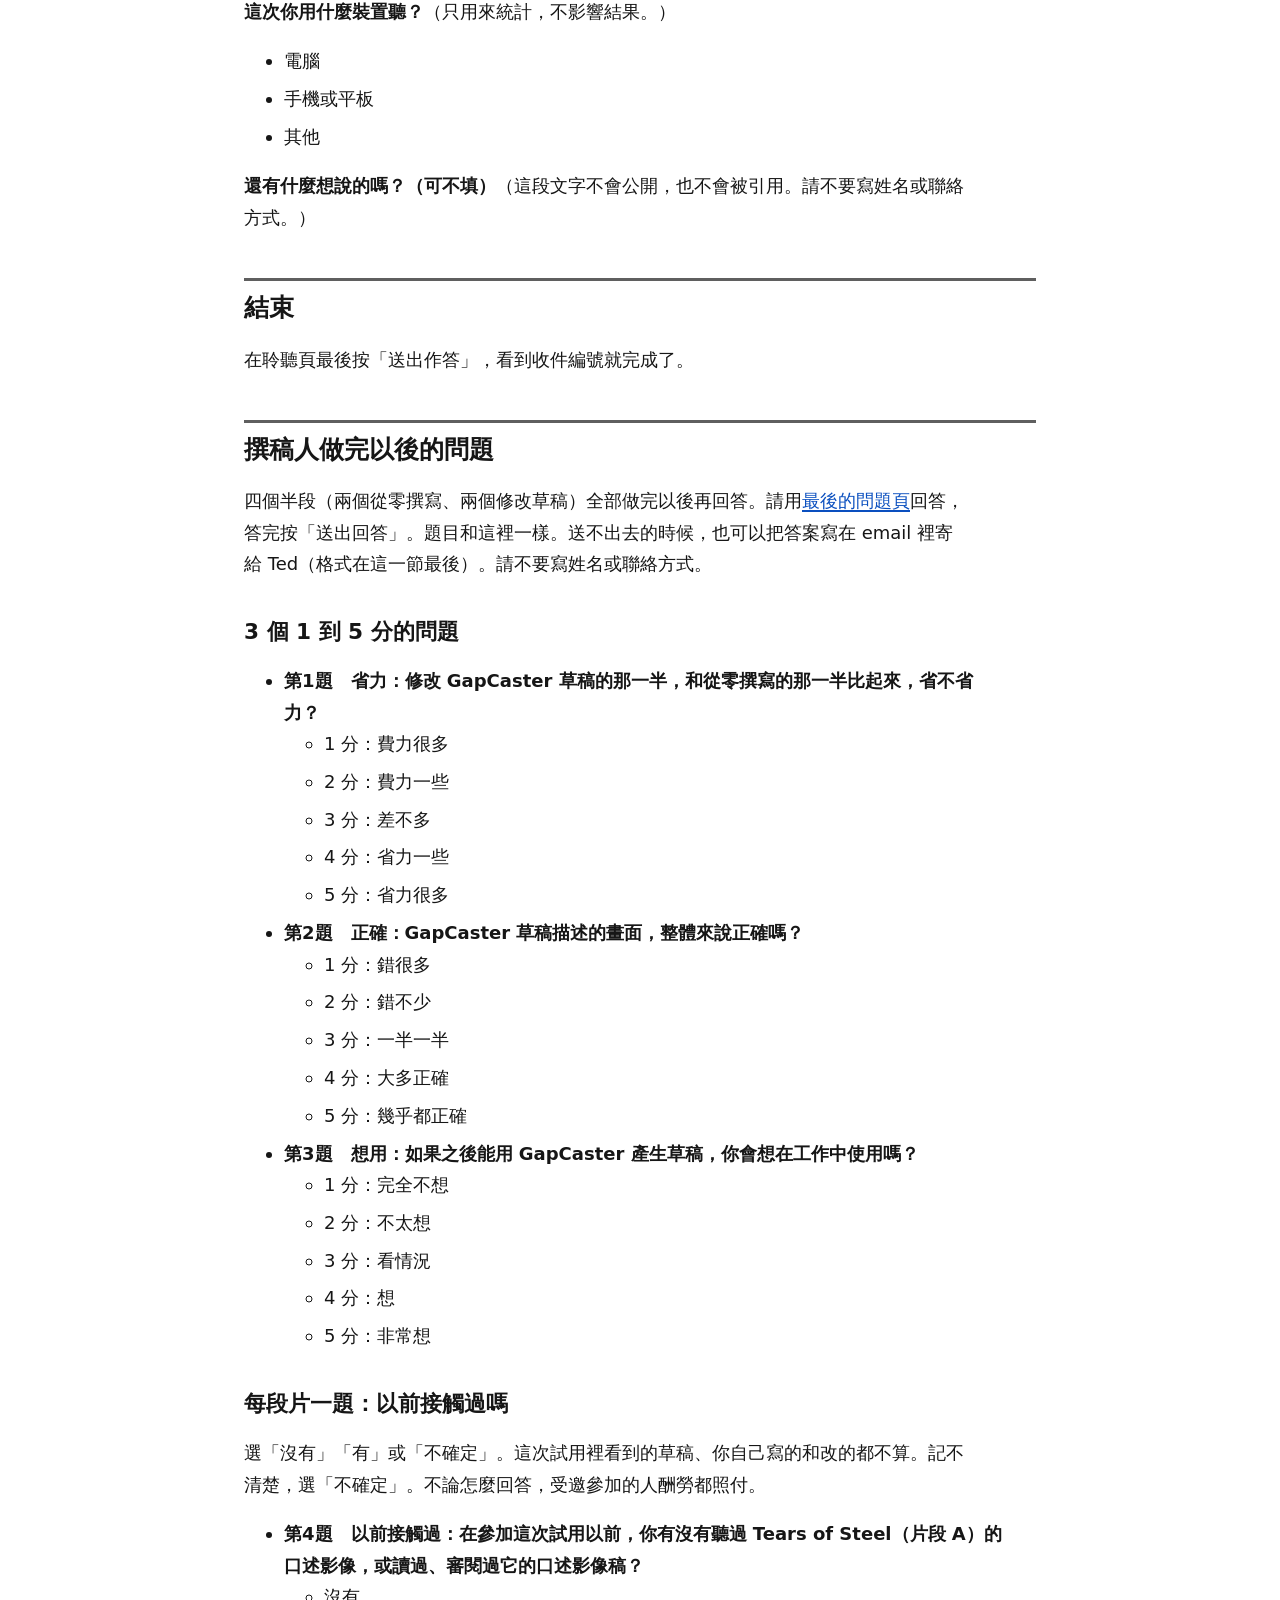
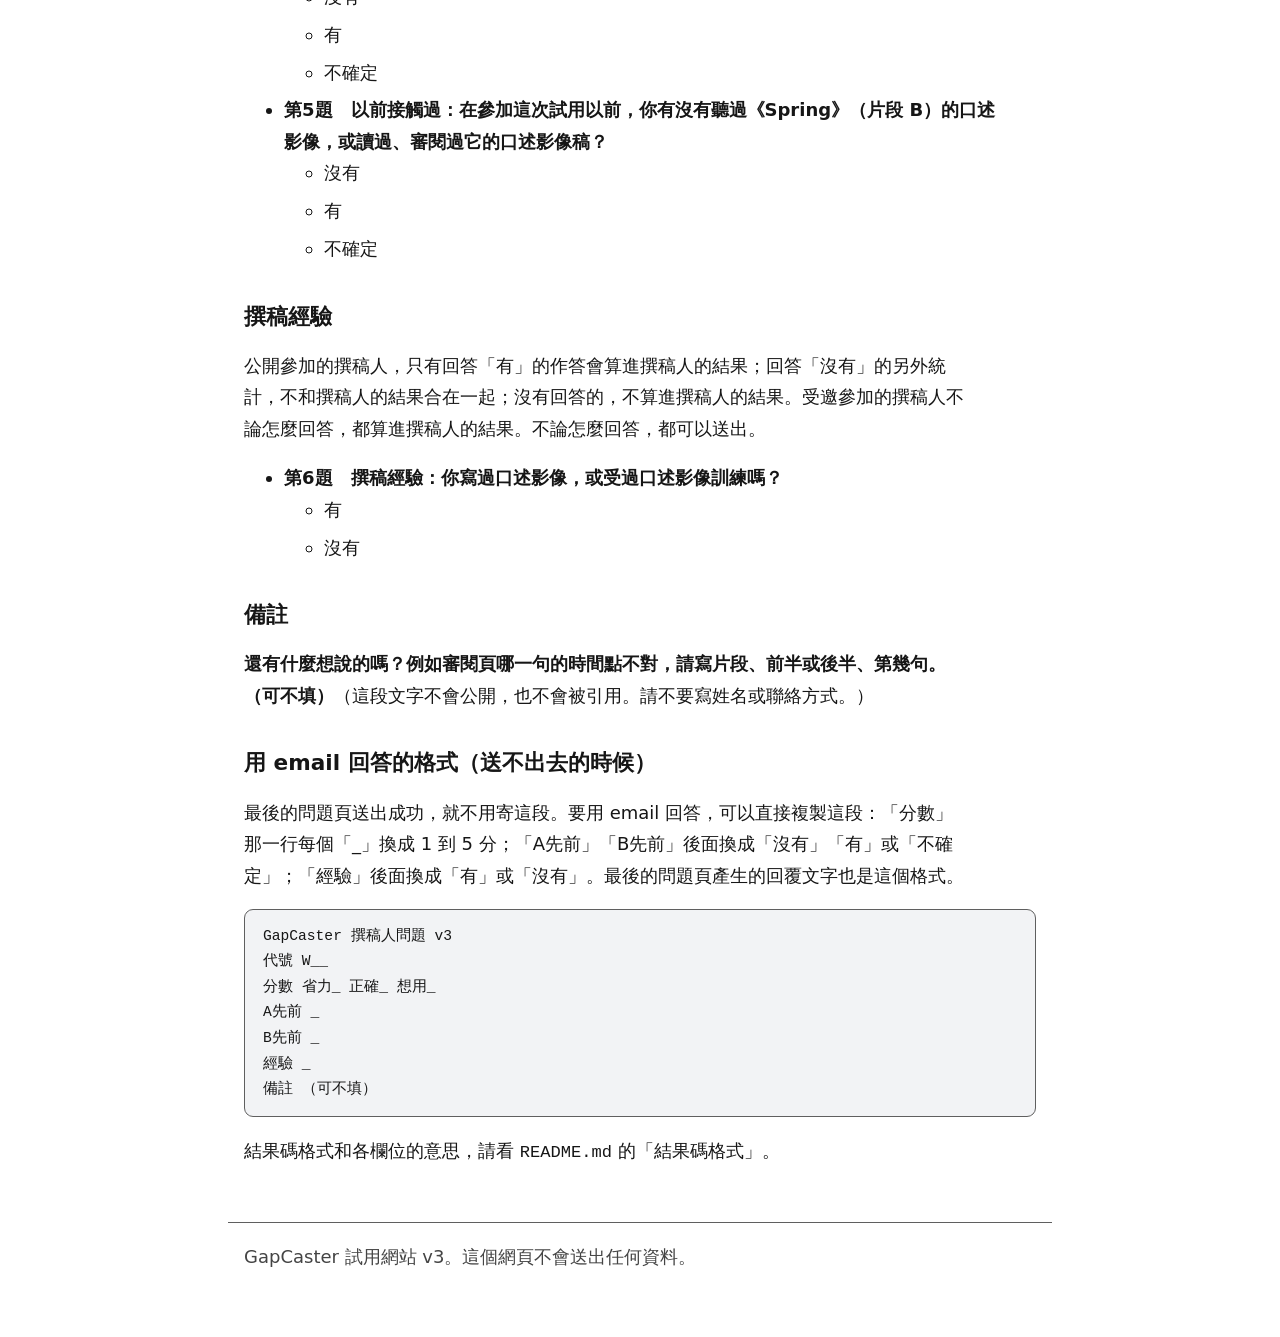
<file: questions.html>
<!doctype html>
<html lang="zh-Hant-TW">
<head>
<meta charset="utf-8">
<meta name="viewport" content="width=device-width, initial-scale=1">
<meta http-equiv="Content-Security-Policy" content="default-src 'self'; script-src 'self'; style-src 'self'; media-src 'self'; img-src 'self'; connect-src 'none'; form-action 'none'; base-uri 'none'; object-src 'none'">
<meta name="robots" content="noindex, nofollow">
<meta name="referrer" content="no-referrer">
<meta name="color-scheme" content="light dark">
<title>題目稿｜GapCaster</title>
<link rel="stylesheet" href="assets/site.css">
</head>
<body>
<a class="skip" href="#main">跳到主要內容</a>
<header class="site-header"><nav aria-label="網站"><a href="index.html">GapCaster 口述影像試用</a></nav></header>
<main id="main">

<!-- Generated by tools/build.py. Edit the source there, then rebuild. -->

<p class="muted">也有<a href="questions.md">純文字版（Markdown）</a>。</p>
<h1 id="s1">題目稿（聽眾）和撰稿人問題</h1>
<blockquote><p>這份題目和聆聽頁 <code>listen.html</code>、撰稿人最後的問題頁 <code>final.html</code> 完全一樣：都由 <code>tools/build.py</code> 從同一份題目產生。要改題目，請改 <code>tools/build.py</code> 再執行 <code>python3 tools/build.py</code>，不要只改其中一邊。</p></blockquote>
<p>這次全部在試用網站上自己作答，沒有電話、通話或現場場次。這份只給想先看題目的人參考。</p>
<h2 id="s2">開始前：視力狀況</h2>
<p>還沒播放任何音檔以前，先問這一題，把選項全部唸出來。結果碼裡這一行的開頭是「視力」。</p>
<p><strong>你的視力狀況是？</strong>（這一題決定你的作答怎麼統計：選「全盲」或「低視能」，算進聽眾的結果；選「看得見」，另外統計，不和全盲、低視能的結果合在一起；選「不想說」，不放進聽眾的分析，只算人數。沒有回答這一題，當作「不想說」；受邀參加的人，改用報名時說的視力狀況。不論怎麼選，都可以照常做完。）</p>
<ul><li>全盲</li><li>低視能</li><li>看得見</li><li>不想說</li></ul>
<h2 id="s3">片段 B：《Spring》</h2>
<p>Blender 動畫，沒有對白，約 80 到 90 秒。</p>
<h3 id="s4">B：聽之前先回答</h3>
<p>還沒播放 B 的任何音檔以前，先回答這一題。不論怎麼回答，都照常往下做。結果碼裡這一行的開頭是「B先前」。</p>
<p><strong>在參加這次試用以前，你有沒有聽過《Spring》（片段 B）的口述影像，或讀過、審閱過它的口述影像稿？</strong>（請在播放這段片以前回答。沒聽過也沒讀過，選「沒有」；記不清楚，選「不確定」。不論怎麼回答，都可以照常做完；受邀參加的人，酬勞也照付。）</p>
<ul><li>沒有</li><li>有</li><li>不確定</li></ul>
<h3 id="s5">B：先聽，沒有口述影像的版本</h3>
<p>播放 B 沒有口述影像的版本（網站上的 <code>media/B_noad.mp3</code>）。聽完再回答。結果碼裡這一行的開頭是「B無」。</p>
<ul><li><strong>看懂：聽完這個沒有口述影像的版本，你覺得自己知道畫面上發生了什麼事嗎？</strong><ul><li>1 分：完全不知道</li><li>2 分：大多不知道</li><li>3 分：一半一半</li><li>4 分：大多知道</li><li>5 分：完全知道</li></ul></li></ul>
<h3 id="s6">B：再聽，有口述影像的版本</h3>
<p>播放 B 有口述影像的版本（網站上的 <code>media/B_ad.mp3</code>，GapCaster 的原始草稿）。聽完再回答。結果碼裡這一行的開頭是「B一」。</p>
<ul><li><strong>第1題　看懂：聽完這個版本，你覺得自己知道畫面上發生了什麼事嗎？</strong><ul><li>1 分：完全不知道</li><li>2 分：大多不知道</li><li>3 分：一半一半</li><li>4 分：大多知道</li><li>5 分：完全知道</li></ul></li><li><strong>第2題　內容：口述說的內容，也就是說了哪些事、怎麼說，對你有沒有幫助？請只評內容，不評聲音。</strong><ul><li>1 分：完全沒幫助</li><li>2 分：幫助很少</li><li>3 分：普通</li><li>4 分：有幫助</li><li>5 分：非常有幫助</li></ul></li><li><strong>第3題　聲音清楚：口述的聲音清不清楚、好不好聽懂？請只評聲音，不評內容。</strong><ul><li>1 分：完全聽不清楚</li><li>2 分：常常聽不清楚</li><li>3 分：普通</li><li>4 分：大多清楚</li><li>5 分：非常清楚</li></ul></li><li><strong>第4題　沒蓋到：口述有沒有蓋到對白或重要的聲音，例如音樂或音效？</strong><ul><li>1 分：常常蓋到</li><li>2 分：好幾次蓋到</li><li>3 分：偶爾蓋到</li><li>4 分：很少蓋到</li><li>5 分：完全沒蓋到</li></ul></li><li><strong>第5題　整體：整體來說，這個版本你給幾分？</strong><ul><li>1 分：很差</li><li>2 分：差</li><li>3 分：普通</li><li>4 分：好</li><li>5 分：很好</li></ul></li><li><strong>第6題　想再看：如果有更多像這樣附口述影像的影片，你想不想看？</strong><ul><li>1 分：完全不想</li><li>2 分：不太想</li><li>3 分：普通</li><li>4 分：想</li><li>5 分：非常想</li></ul></li></ul>
<h3 id="s7">B：理解題</h3>
<p><strong>片中的女孩手上一直拿著什麼東西？</strong></p>
<p>（只問畫面上的事。用自己的話回答就好，不知道可以寫「不知道」。）</p>
<h2 id="s8">片段 A：Tears of Steel</h2>
<p>科幻短片的開頭 0:00 到 1:22，有英語對白。</p>
<h3 id="s9">A：聽之前先回答</h3>
<p>還沒播放 A 的任何音檔以前，先回答這一題。不論怎麼回答，都照常往下做。結果碼裡這一行的開頭是「A先前」。</p>
<p><strong>在參加這次試用以前，你有沒有聽過 Tears of Steel（片段 A）的口述影像，或讀過、審閱過它的口述影像稿？</strong>（請在播放這段片以前回答。沒聽過也沒讀過，選「沒有」；記不清楚，選「不確定」。不論怎麼回答，都可以照常做完；受邀參加的人，酬勞也照付。）</p>
<ul><li>沒有</li><li>有</li><li>不確定</li></ul>
<h3 id="s10">A：先聽，沒有口述影像的版本</h3>
<p>播放 A 沒有口述影像的版本（網站上的 <code>media/A_noad.mp3</code>）。聽完再回答。結果碼裡這一行的開頭是「A無」。</p>
<ul><li><strong>看懂：聽完這個沒有口述影像的版本，你覺得自己知道畫面上發生了什麼事嗎？</strong><ul><li>1 分：完全不知道</li><li>2 分：大多不知道</li><li>3 分：一半一半</li><li>4 分：大多知道</li><li>5 分：完全知道</li></ul></li></ul>
<h3 id="s11">A：再聽，有口述影像的版本</h3>
<p>播放 A 有口述影像的版本（網站上的 <code>media/A_ad.mp3</code>，GapCaster 的原始草稿）。聽完再回答。結果碼裡這一行的開頭是「A一」。</p>
<ul><li><strong>第1題　看懂：聽完這個版本，你覺得自己知道畫面上發生了什麼事嗎？</strong><ul><li>1 分：完全不知道</li><li>2 分：大多不知道</li><li>3 分：一半一半</li><li>4 分：大多知道</li><li>5 分：完全知道</li></ul></li><li><strong>第2題　內容：口述說的內容，也就是說了哪些事、怎麼說，對你有沒有幫助？請只評內容，不評聲音。</strong><ul><li>1 分：完全沒幫助</li><li>2 分：幫助很少</li><li>3 分：普通</li><li>4 分：有幫助</li><li>5 分：非常有幫助</li></ul></li><li><strong>第3題　聲音清楚：口述的聲音清不清楚、好不好聽懂？請只評聲音，不評內容。</strong><ul><li>1 分：完全聽不清楚</li><li>2 分：常常聽不清楚</li><li>3 分：普通</li><li>4 分：大多清楚</li><li>5 分：非常清楚</li></ul></li><li><strong>第4題　沒蓋到：口述有沒有蓋到對白或重要的聲音，例如音樂或音效？</strong><ul><li>1 分：常常蓋到</li><li>2 分：好幾次蓋到</li><li>3 分：偶爾蓋到</li><li>4 分：很少蓋到</li><li>5 分：完全沒蓋到</li></ul></li><li><strong>第5題　整體：整體來說，這個版本你給幾分？</strong><ul><li>1 分：很差</li><li>2 分：差</li><li>3 分：普通</li><li>4 分：好</li><li>5 分：很好</li></ul></li><li><strong>第6題　想再看：如果有更多像這樣附口述影像的影片，你想不想看？</strong><ul><li>1 分：完全不想</li><li>2 分：不太想</li><li>3 分：普通</li><li>4 分：想</li><li>5 分：非常想</li></ul></li></ul>
<h3 id="s12">A：理解題</h3>
<p><strong>片中有一張桌子上放著一個模型。那是什麼東西的模型？</strong></p>
<p>（只問畫面上的事。用自己的話回答就好，不知道可以寫「不知道」。）</p>
<p><strong>片段 A 的英語對白，你大概聽得懂多少？</strong>（這題不影響結果，只是分析時把聽得懂和聽不懂英語的人分開看。）</p>
<ul><li>大部分聽得懂</li><li>聽得懂一部分</li><li>幾乎聽不懂</li></ul>
<h2 id="s13">最後兩題</h2>
<p><strong>這次你用什麼裝置聽？</strong>（只用來統計，不影響結果。）</p>
<ul><li>電腦</li><li>手機或平板</li><li>其他</li></ul>
<p><strong>還有什麼想說的嗎？（可不填）</strong>（這段文字不會公開，也不會被引用。請不要寫姓名或聯絡方式。）</p>
<h2 id="s14">結束</h2>
<p>在聆聽頁最後按「送出作答」，看到收件編號就完成了。</p>
<h2 id="s15">撰稿人做完以後的問題</h2>
<p>四個半段（兩個從零撰寫、兩個修改草稿）全部做完以後再回答。請用<a href="final.html">最後的問題頁</a>回答，答完按「送出回答」。題目和這裡一樣。送不出去的時候，也可以把答案寫在 email 裡寄給 Ted（格式在這一節最後）。請不要寫姓名或聯絡方式。</p>
<h3 id="s16">3 個 1 到 5 分的問題</h3>
<ul><li><strong>第1題　省力：修改 GapCaster 草稿的那一半，和從零撰寫的那一半比起來，省不省力？</strong><ul><li>1 分：費力很多</li><li>2 分：費力一些</li><li>3 分：差不多</li><li>4 分：省力一些</li><li>5 分：省力很多</li></ul></li><li><strong>第2題　正確：GapCaster 草稿描述的畫面，整體來說正確嗎？</strong><ul><li>1 分：錯很多</li><li>2 分：錯不少</li><li>3 分：一半一半</li><li>4 分：大多正確</li><li>5 分：幾乎都正確</li></ul></li><li><strong>第3題　想用：如果之後能用 GapCaster 產生草稿，你會想在工作中使用嗎？</strong><ul><li>1 分：完全不想</li><li>2 分：不太想</li><li>3 分：看情況</li><li>4 分：想</li><li>5 分：非常想</li></ul></li></ul>
<h3 id="s17">每段片一題：以前接觸過嗎</h3>
<p>選「沒有」「有」或「不確定」。這次試用裡看到的草稿、你自己寫的和改的都不算。記不清楚，選「不確定」。不論怎麼回答，受邀參加的人酬勞都照付。</p>
<ul><li><strong>第4題　以前接觸過：在參加這次試用以前，你有沒有聽過 Tears of Steel（片段 A）的口述影像，或讀過、審閱過它的口述影像稿？</strong><ul><li>沒有</li><li>有</li><li>不確定</li></ul></li><li><strong>第5題　以前接觸過：在參加這次試用以前，你有沒有聽過《Spring》（片段 B）的口述影像，或讀過、審閱過它的口述影像稿？</strong><ul><li>沒有</li><li>有</li><li>不確定</li></ul></li></ul>
<h3 id="s18">撰稿經驗</h3>
<p>公開參加的撰稿人，只有回答「有」的作答會算進撰稿人的結果；回答「沒有」的另外統計，不和撰稿人的結果合在一起；沒有回答的，不算進撰稿人的結果。受邀參加的撰稿人不論怎麼回答，都算進撰稿人的結果。不論怎麼回答，都可以送出。</p>
<ul><li><strong>第6題　撰稿經驗：你寫過口述影像，或受過口述影像訓練嗎？</strong><ul><li>有</li><li>沒有</li></ul></li></ul>
<h3 id="s19">備註</h3>
<p><strong>還有什麼想說的嗎？例如審閱頁哪一句的時間點不對，請寫片段、前半或後半、第幾句。（可不填）</strong>（這段文字不會公開，也不會被引用。請不要寫姓名或聯絡方式。）</p>
<h3 id="s20">用 email 回答的格式（送不出去的時候）</h3>
<p>最後的問題頁送出成功，就不用寄這段。要用 email 回答，可以直接複製這段：「分數」那一行每個「_」換成 1 到 5 分；「A先前」「B先前」後面換成「沒有」「有」或「不確定」；「經驗」後面換成「有」或「沒有」。最後的問題頁產生的回覆文字也是這個格式。</p>
<pre class="code">GapCaster 撰稿人問題 v3
代號 W__
分數 省力_ 正確_ 想用_
A先前 _
B先前 _
經驗 _
備註 （可不填）</pre>
<p>結果碼格式和各欄位的意思，請看 <code>README.md</code> 的「結果碼格式」。</p>
</main>
<footer class="site-footer">
<p>GapCaster 試用網站 v3。這個網頁不會送出任何資料。</p>
</footer>
</body>
</html>
</file>
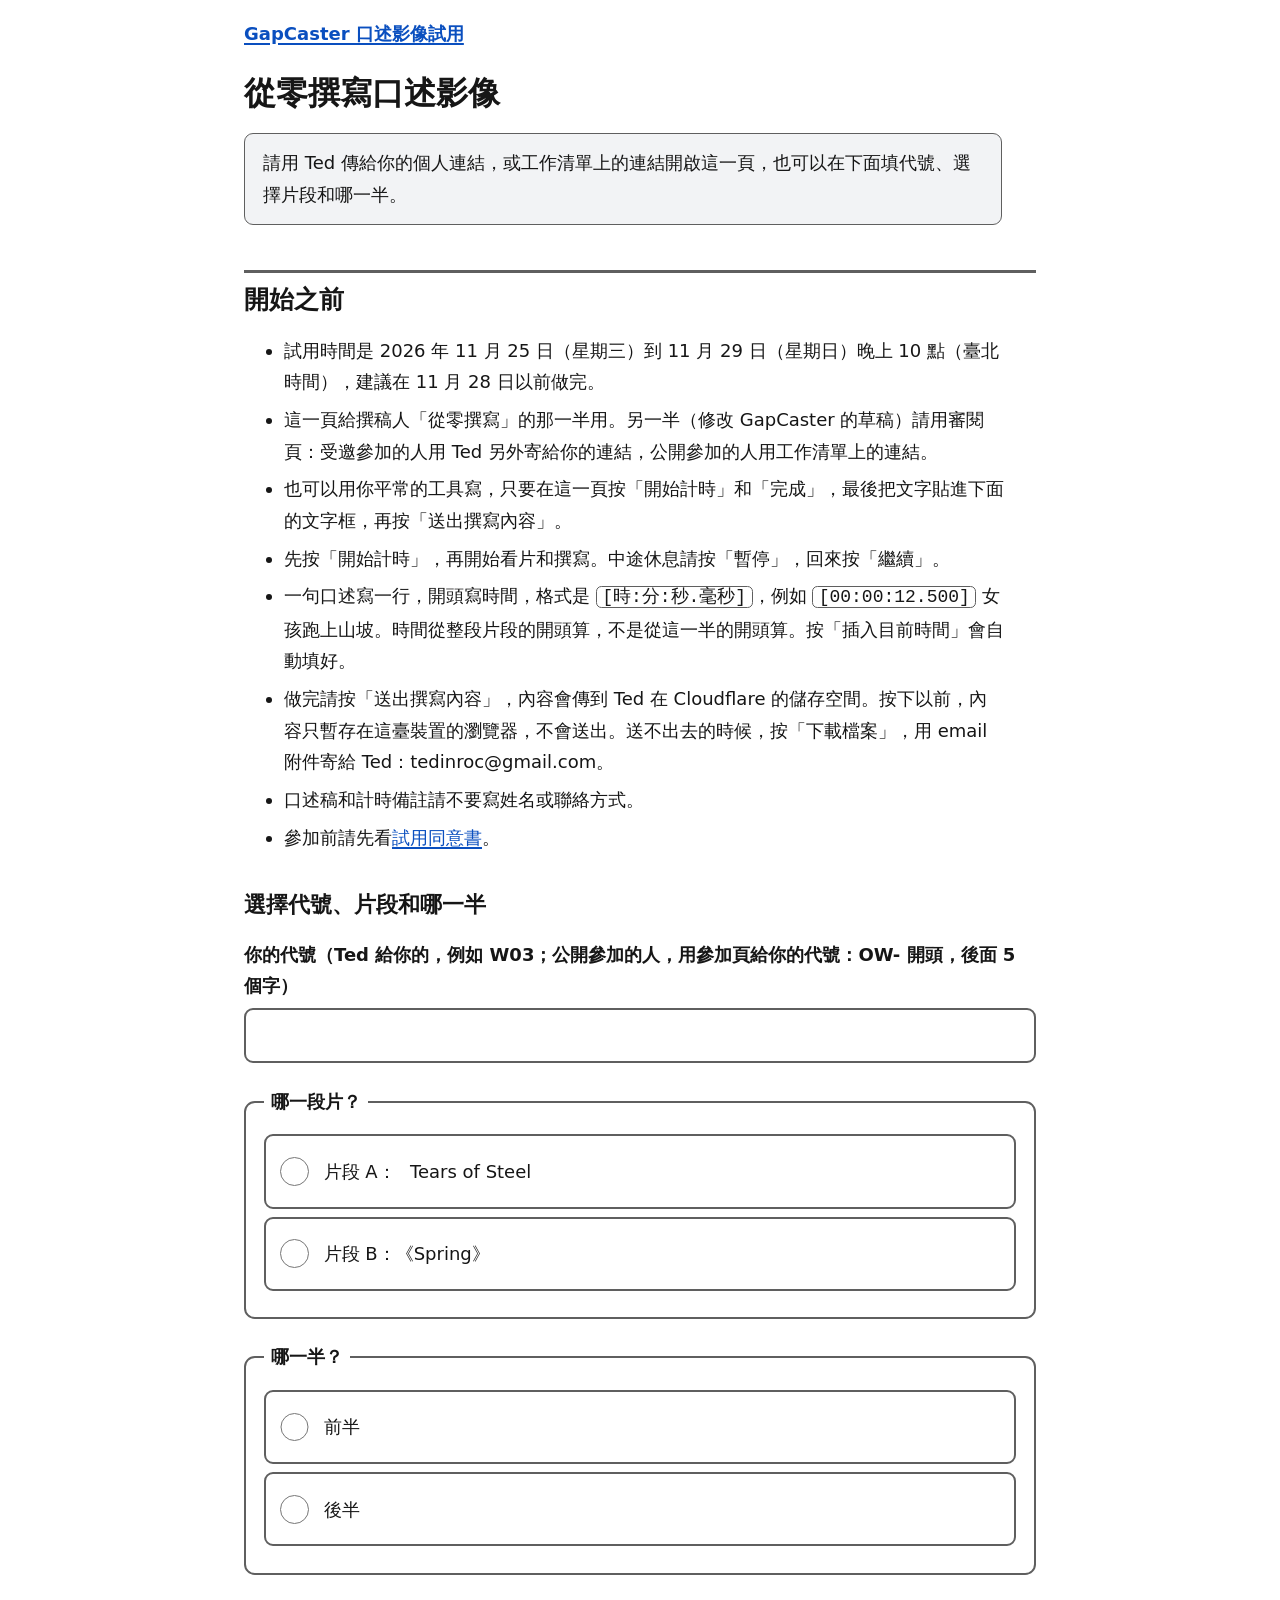
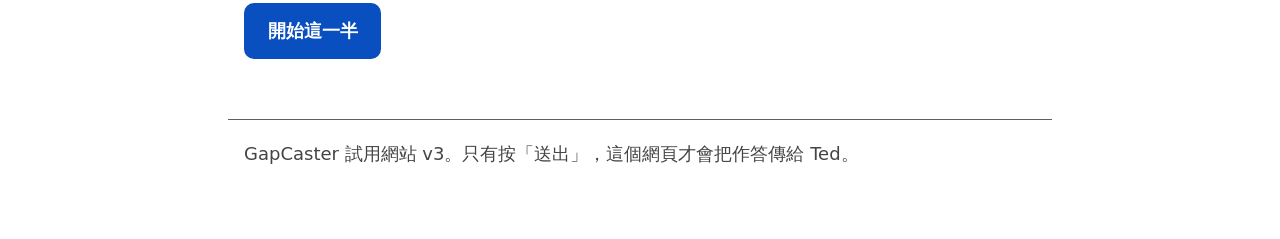
<file: write.html>
<!doctype html>
<html lang="zh-Hant-TW">
<head>
<meta charset="utf-8">
<meta name="viewport" content="width=device-width, initial-scale=1">
<meta http-equiv="Content-Security-Policy" content="default-src 'self'; script-src 'self'; style-src 'self'; media-src 'self'; img-src 'self'; connect-src https://gapcaster-trial-inbox.pages.dev; form-action 'none'; base-uri 'none'; object-src 'none'">
<meta name="robots" content="noindex, nofollow">
<meta name="referrer" content="no-referrer">
<meta name="color-scheme" content="light dark">
<title>從零撰寫｜GapCaster</title>
<link rel="stylesheet" href="assets/site.css">
</head>
<body>
<a class="skip" href="#main">跳到主要內容</a>
<header class="site-header"><nav aria-label="網站"><a href="index.html">GapCaster 口述影像試用</a></nav></header>
<main id="main">
<h1>從零撰寫口述影像</h1>
<p id="who" class="panel">請用 Ted 傳給你的個人連結，或工作清單上的連結開啟這一頁，也可以在下面填代號、選擇片段和哪一半。</p>
<noscript><p class="warn">這一頁需要開啟 JavaScript 才能計時和下載檔案。</p></noscript>

<section aria-labelledby="h-start">
<h2 id="h-start">開始之前</h2>
<ul>
<li>試用時間是 2026 年 11 月 25 日（星期三）到 11 月 29 日（星期日）晚上 10 點（臺北時間），建議在 11 月 28 日以前做完。</li>
<li>這一頁給撰稿人「從零撰寫」的那一半用。另一半（修改 GapCaster 的草稿）請用審閱頁：受邀參加的人用 Ted 另外寄給你的連結，公開參加的人用工作清單上的連結。</li>
<li>也可以用你平常的工具寫，只要在這一頁按「開始計時」和「完成」，最後把文字貼進下面的文字框，再按「送出撰寫內容」。</li>
<li>先按「開始計時」，再開始看片和撰寫。中途休息請按「暫停」，回來按「繼續」。</li>
<li>一句口述寫一行，開頭寫時間，格式是 <span class="kbd">[時:分:秒.毫秒]</span>，例如 <span class="kbd">[00:00:12.500]</span> 女孩跑上山坡。時間從整段片段的開頭算，不是從這一半的開頭算。按「插入目前時間」會自動填好。</li>
<li>做完請按「送出撰寫內容」，內容會傳到 Ted 在 Cloudflare 的儲存空間。按下以前，內容只暫存在這臺裝置的瀏覽器，不會送出。送不出去的時候，按「下載檔案」，用 email 附件寄給 Ted：tedinroc@gmail.com。</li>
<li>口述稿和計時備註請不要寫姓名或聯絡方式。</li>
<li>參加前請先看<a href="consent.html">試用同意書</a>。</li>
</ul>

<div id="setup" hidden>
<h3 id="h-setup">選擇代號、片段和哪一半</h3>
<form id="setup-form" aria-labelledby="h-setup" novalidate>
<label class="block" for="in-code">你的代號（Ted 給你的，例如 W03；公開參加的人，用參加頁給你的代號：OW- 開頭，後面 5 個字）</label>
<input type="text" id="in-code" name="code" autocomplete="off" autocapitalize="characters" spellcheck="false">
<fieldset>
<legend>哪一段片？</legend>
<label class="opt" for="in-clip-a"><input type="radio" id="in-clip-a" name="clip" value="A"> 片段 A：<span lang="en">Tears of Steel</span></label>
<label class="opt" for="in-clip-b"><input type="radio" id="in-clip-b" name="clip" value="B"> 片段 B：《Spring》</label>
</fieldset>
<fieldset>
<legend>哪一半？</legend>
<label class="opt" for="in-half-1"><input type="radio" id="in-half-1" name="half" value="1"> 前半</label>
<label class="opt" for="in-half-2"><input type="radio" id="in-half-2" name="half" value="2"> 後半</label>
</fieldset>
<button type="submit" class="btn">開始這一半</button>
</form>
</div>
</section>

<div id="work" hidden>
<section aria-labelledby="h-clip">
<h2 id="h-clip">片段</h2>
<video id="video" controls preload="metadata" playsinline></video>
<p class="fallback">播放器不好用的話，可以<a id="video-link" href="index.html">直接開啟這段影片</a>。</p>
<p id="offset-warn" class="warn" hidden>這一半的起點時間還沒設定，「插入目前時間」會從這一半的開頭算。請告訴 Ted。</p>
</section>

<section aria-labelledby="h-timer">
<h2 id="h-timer">計時</h2>
<p><span id="timer-state">還沒開始</span>，已計時 <span id="timer" class="timer">00:00:00</span></p>
<div class="btn-row">
<button type="button" class="btn" id="t-start">開始計時</button>
<button type="button" class="btn secondary" id="t-pause" disabled>暫停</button>
<button type="button" class="btn secondary" id="t-resume" disabled>繼續</button>
<button type="button" class="btn" id="t-finish" disabled>完成</button>
</div>
<p id="status" class="status" role="status" aria-live="polite"></p>
<label class="block" for="timer-note">計時備註（可不填）</label>
<p class="hint" id="timer-note-hint">例如：忘了按開始，實際大約 14:05 開始；或用自己的工具寫，時間記在這裡。</p>
<input type="text" id="timer-note" aria-describedby="timer-note-hint" autocomplete="off">
</section>

<section aria-labelledby="h-write">
<h2 id="h-write">撰寫</h2>
<div class="btn-row">
<button type="button" class="btn secondary" id="insert-time">插入目前時間</button>
</div>
<p class="hint" id="keys-hint">游標在文字框裡時可以用快速鍵：<span class="kbd">Alt</span>（Mac 是 <span class="kbd">Option</span>）加 <span class="kbd">T</span> 插入目前時間；加 <span class="kbd">K</span> 播放或暫停；加 <span class="kbd">J</span> 倒退 5 秒。</p>
<label class="block" for="text">口述稿（一句一行，開頭寫時間）</label>
<textarea id="text" class="writing" aria-describedby="keys-hint line-info" spellcheck="false"></textarea>
<p id="line-info" class="muted">目前 0 行。</p>
</section>

<section aria-labelledby="h-done">
<h2 id="h-done">交回</h2>
<p>按「送出撰寫內容」，你的代號、口述稿、計時和計時備註，會傳到 Ted 在 Cloudflare 的儲存空間。按下以前，什麼都不會送出。送出以後又修改，可以再送一次，Ted 用最後一次送出的版本。</p>
<div class="btn-row">
<button type="button" class="btn" id="send">送出撰寫內容</button>
</div>
<p id="send-status" class="status" role="status" aria-live="polite"></p>
<p id="send-receipt" class="muted"></p>
<div id="send-help" class="warn" hidden>
<p>送不出去也沒關係，內容還在這臺裝置上。可以稍後再按一次「送出撰寫內容」，或按下面的「下載檔案」，用 email 附件寄給 Ted：tedinroc@gmail.com。用 email 寄，Ted 會看到你的 email 地址。</p>
</div>
<h3 id="h-download">送不出去的時候：下載檔案</h3>
<div class="btn-row">
<button type="button" class="btn secondary" id="download">下載檔案（JSON）</button>
</div>
<p>下載的檔案名稱會像 <span class="kbd">gapcaster-write_W03_r1_A_h2.json</span>。請用 email 附件寄給 Ted：tedinroc@gmail.com。</p>
<h3 id="h-next">全部做完以後</h3>
<p>四個半段（兩個從零撰寫、兩個修改草稿）全部做完以後，請到<a href="final.html">最後的問題頁</a>回答幾個問題，再按「送出回答」：3 個 1 到 5 分的問題、每段片一題「在這次試用以前，有沒有聽過這段片的口述影像，或讀過、審閱過它的口述影像稿」，以及你有沒有寫過口述影像或受過訓練。公開參加的人，請用工作清單上的連結，代號會自動帶入。</p>
<h3 id="h-clear">清除</h3>
<p>送出成功（或確定 Ted 收到檔案）以後，可以刪除這臺裝置上暫存的內容。</p>
<button type="button" class="btn secondary" id="clear">清除這臺裝置上的內容</button>
</section>
</div>
</main>
<footer class="site-footer">
<p>GapCaster 試用網站 v3。只有按「送出」，這個網頁才會把作答傳給 Ted。</p>
</footer>
<script src="assets/common.js"></script>
<script src="assets/write.js"></script>
</body>
</html>
</file>
<file: assets/site.css>
/* GapCaster trial site. Plain, high-contrast, large targets. No external fonts. */
:root {
  color-scheme: light dark;
  --bg: #ffffff;
  --fg: #161616;
  --muted: #444444;
  --panel: #f2f3f5;
  --border: #5f5f5f;
  --accent: #0a4fbf;
  --accent-fg: #ffffff;
  --focus: #b34700;
  --ok: #0b6b2e;
  --warn-bg: #fff4d6;
  --warn-fg: #4d3500;
}
@media (prefers-color-scheme: dark) {
  :root {
    --bg: #121212;
    --fg: #f3f3f3;
    --muted: #cfcfcf;
    --panel: #1f2023;
    --border: #a0a0a0;
    --accent: #8db8ff;
    --accent-fg: #0d0d0d;
    --focus: #ffc04d;
    --ok: #7ee2a1;
    --warn-bg: #3a2f10;
    --warn-fg: #ffe7a8;
  }
}

[hidden] { display: none !important; }
html { font-size: 112.5%; -webkit-text-size-adjust: 100%; }
body {
  margin: 0;
  background: var(--bg);
  color: var(--fg);
  font-family: system-ui, -apple-system, "PingFang TC", "Noto Sans TC", "Microsoft JhengHei", sans-serif;
  line-height: 1.75;
}
main, .site-header, .site-footer {
  max-width: 44rem;
  margin: 0 auto;
  padding: 0 16px;
}
.site-header { padding-top: 1rem; }
.site-header a { font-weight: 700; }
.site-footer { margin-top: 3rem; padding-bottom: 3rem; color: var(--muted); border-top: 1px solid var(--border); }

h1 { font-size: 1.75rem; line-height: 1.35; margin: 1.25rem 0 1rem; }
h2 { font-size: 1.4rem; line-height: 1.4; margin: 2.5rem 0 .75rem; padding-top: .5rem; border-top: 3px solid var(--border); }
h3 { font-size: 1.2rem; line-height: 1.45; margin: 2rem 0 .5rem; }
h4 { font-size: 1.05rem; margin: 1.5rem 0 .5rem; }
p, li { max-width: 40rem; }
li + li { margin-top: .35rem; }

a { color: var(--accent); text-decoration-thickness: 2px; text-underline-offset: 3px; }
a:hover { text-decoration-thickness: 3px; }

:focus-visible { outline: 3px solid var(--focus); outline-offset: 3px; }

.skip { position: absolute; left: -10000px; top: auto; }
main[tabindex="-1"]:focus { outline: none; }
.skip:focus { left: 16px; top: 8px; z-index: 10; background: var(--bg); padding: .5rem 1rem; border: 3px solid var(--focus); }

.visually-hidden {
  position: absolute !important; width: 1px; height: 1px; overflow: hidden;
  clip: rect(0 0 0 0); clip-path: inset(50%); white-space: nowrap;
}

.lead { font-size: 1.12rem; }
.panel { background: var(--panel); border: 1px solid var(--border); border-radius: .5rem; padding: .75rem 1rem; margin: 1rem 0; }
.warn { background: var(--warn-bg); color: var(--warn-fg); border: 2px solid currentColor; border-radius: .5rem; padding: .75rem 1rem; margin: 1rem 0; }
.muted { color: var(--muted); }
.placeholder { font-weight: 700; }

/* Media */
audio { display: block; width: 100%; margin: .75rem 0 .25rem; }
video { display: block; width: 100%; max-height: 62vh; background: #000; margin: .75rem 0 .25rem; }
.fallback { font-size: .95rem; margin-top: .25rem; }

/* Questions */
fieldset {
  border: 2px solid var(--border);
  border-radius: .6rem;
  padding: .5rem 1rem 1rem;
  margin: 1.25rem 0;
  min-width: 0;
}
legend { font-weight: 700; padding: 0 .4rem; max-width: 100%; }
.opt {
  display: flex;
  align-items: center;
  gap: .8rem;
  min-height: 3rem;
  padding: .45rem .8rem;
  margin: .45rem 0;
  border: 2px solid var(--border);
  border-radius: .5rem;
  cursor: pointer;
}
.opt input { flex: none; width: 1.6rem; height: 1.6rem; margin: 0; accent-color: var(--accent); }
.opt:has(input:checked) { border-color: var(--accent); background: var(--panel); outline: 2px solid var(--accent); }
.opt:has(input:focus-visible) { outline: 3px solid var(--focus); outline-offset: 2px; }
.hint { color: var(--muted); font-size: .95rem; margin: .25rem 0 .5rem; }

label.block { display: block; font-weight: 700; margin: 1rem 0 .35rem; }
input[type="text"], textarea, select {
  font: inherit;
  color: var(--fg);
  background: var(--bg);
  border: 2px solid var(--border);
  border-radius: .5rem;
  padding: .55rem .7rem;
  width: 100%;
  box-sizing: border-box;
}
input[type="text"] { min-height: 3rem; }
textarea { min-height: 7rem; line-height: 1.6; }
textarea.code { font-family: ui-monospace, Menlo, Consolas, "PingFang TC", monospace; font-size: 1rem; }
textarea.writing { min-height: 22rem; font-variant-numeric: tabular-nums; }

/* Buttons */
.btn {
  font: inherit;
  font-weight: 700;
  min-height: 3rem;
  min-width: 3rem;
  padding: .55rem 1.2rem;
  margin: .35rem .5rem .35rem 0;
  border: 2px solid var(--accent);
  border-radius: .55rem;
  background: var(--accent);
  color: var(--accent-fg);
  cursor: pointer;
}
.btn.secondary { background: transparent; color: var(--accent); }
.btn[disabled], .btn[aria-disabled="true"] { opacity: .45; cursor: not-allowed; }
.btn-row { display: flex; flex-wrap: wrap; align-items: center; }
/* A link that looks like a button (the next step on join.html, the open route on index.html). */
a.btn-link { display: inline-flex; align-items: center; text-decoration: none; box-sizing: border-box; }
a.btn-link:hover { text-decoration: underline; }

/* Open route: the participant's code, large and easy to copy down. */
.bigcode {
  font-family: ui-monospace, Menlo, Consolas, monospace;
  font-size: 2.2rem;
  font-weight: 700;
  letter-spacing: .12em;
  margin: .5rem 0;
}
/* Describer work list. */
ol.steps > li { margin: 1rem 0; }
ol.steps > li > p { margin: .25rem 0; }

.status { font-weight: 700; color: var(--ok); min-height: 1.75em; }
.status.err { color: var(--warn-fg); background: var(--warn-bg); border-left: 4px solid currentColor; padding: .25rem .6rem; }
.timer { font-size: 1.6rem; font-variant-numeric: tabular-nums; font-weight: 700; }
.kbd { font-family: ui-monospace, Menlo, Consolas, monospace; border: 1px solid var(--border); border-radius: .3rem; padding: 0 .3rem; }

table { border-collapse: collapse; width: 100%; margin: 1rem 0; }
th, td { border: 1px solid var(--border); padding: .4rem .6rem; text-align: left; vertical-align: top; }

blockquote { margin: 1rem 0; padding: .5rem 1rem; border-left: 4px solid var(--accent); background: var(--panel); }
code { font-family: ui-monospace, Menlo, Consolas, monospace; font-size: .95em; overflow-wrap: anywhere; }
pre { white-space: pre-wrap; background: var(--panel); border: 1px solid var(--border); border-radius: .5rem; padding: .75rem 1rem; }

@media (max-width: 30rem) {
  html { font-size: 106.25%; }
  h1 { font-size: 1.5rem; }
}
</file>
